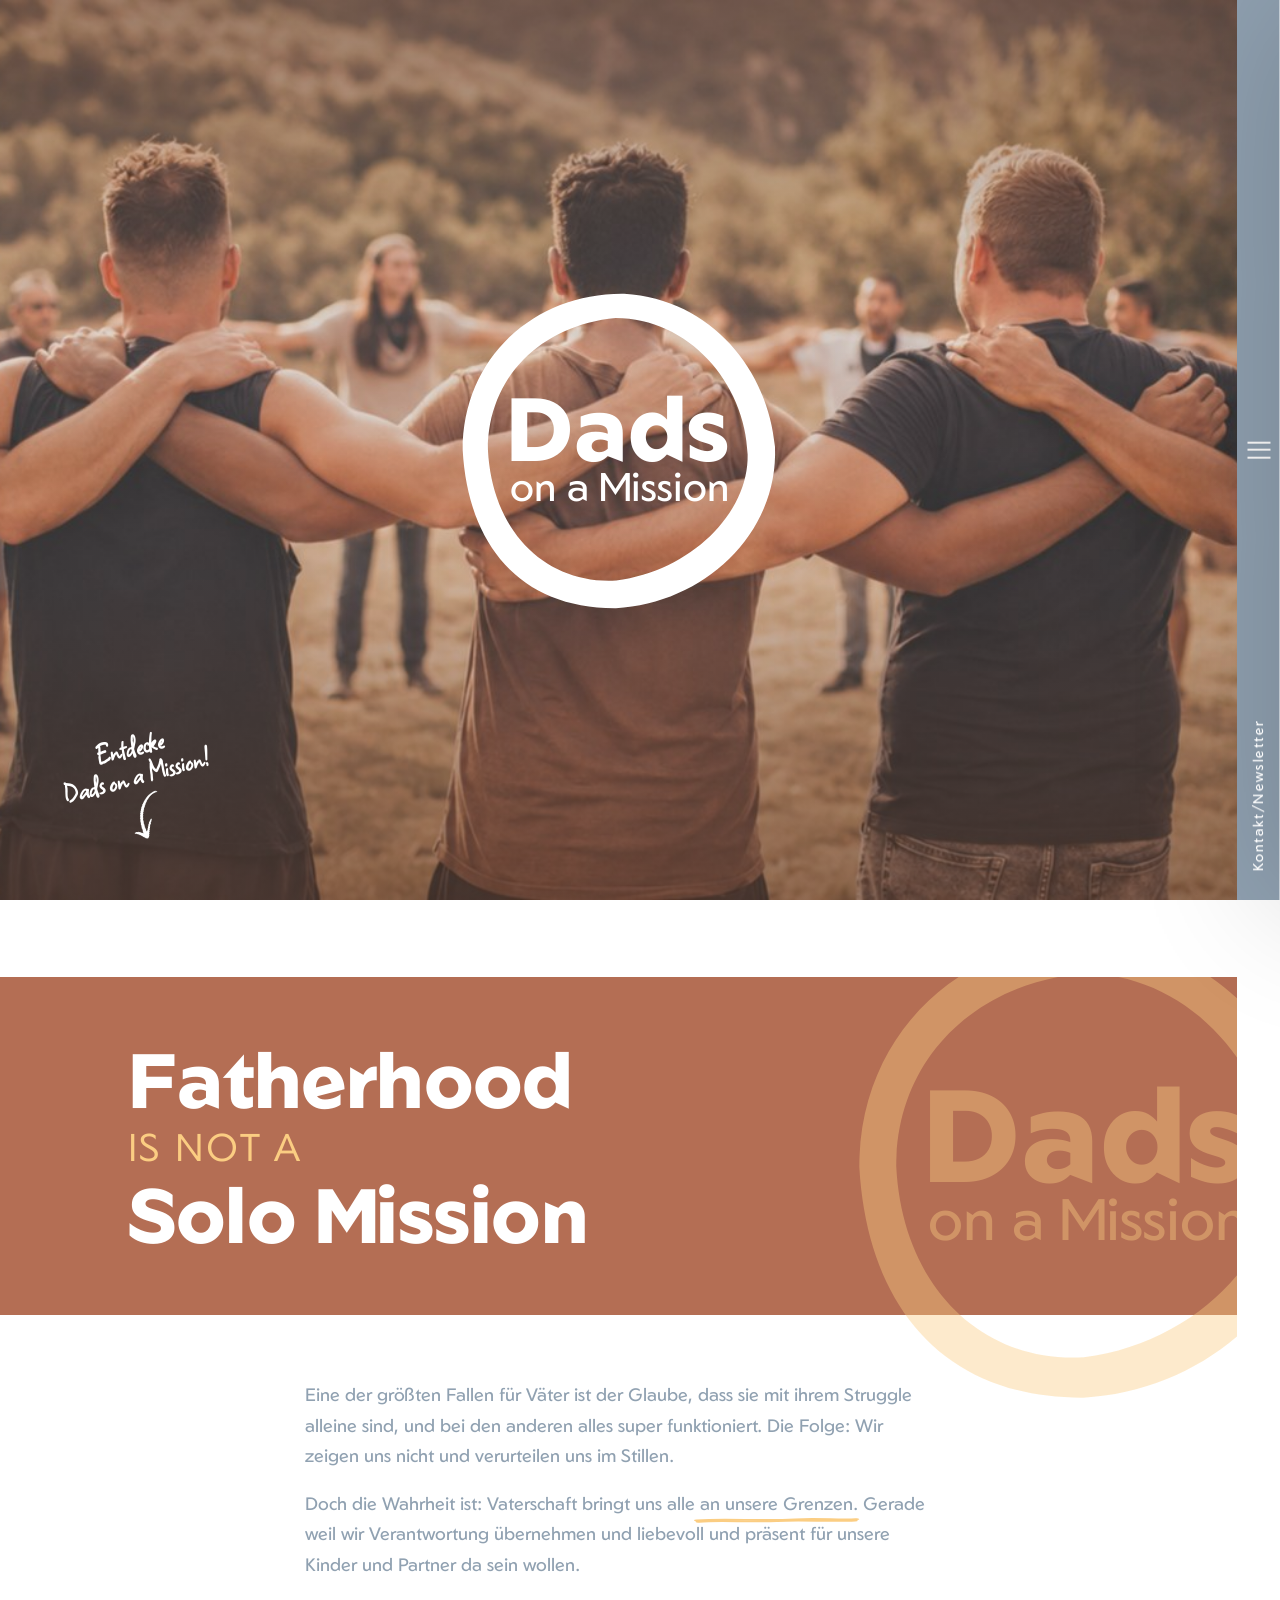
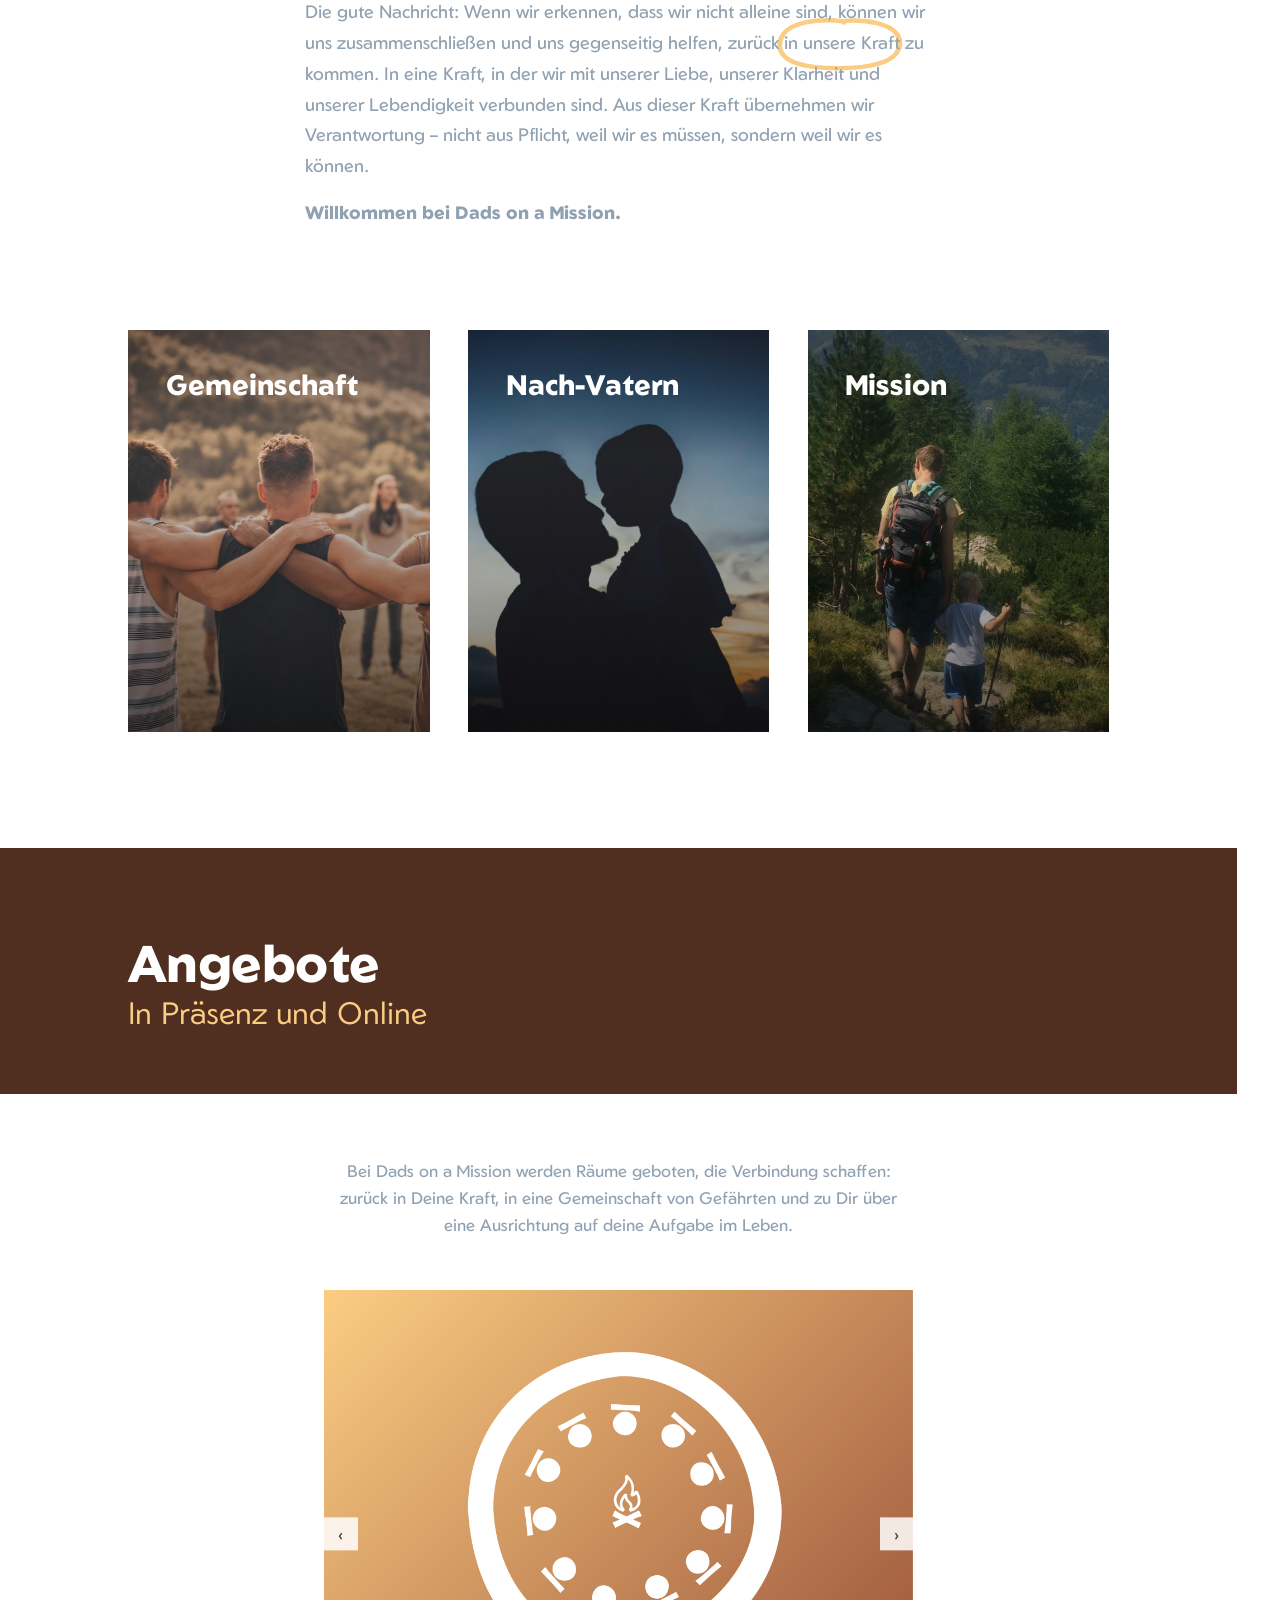
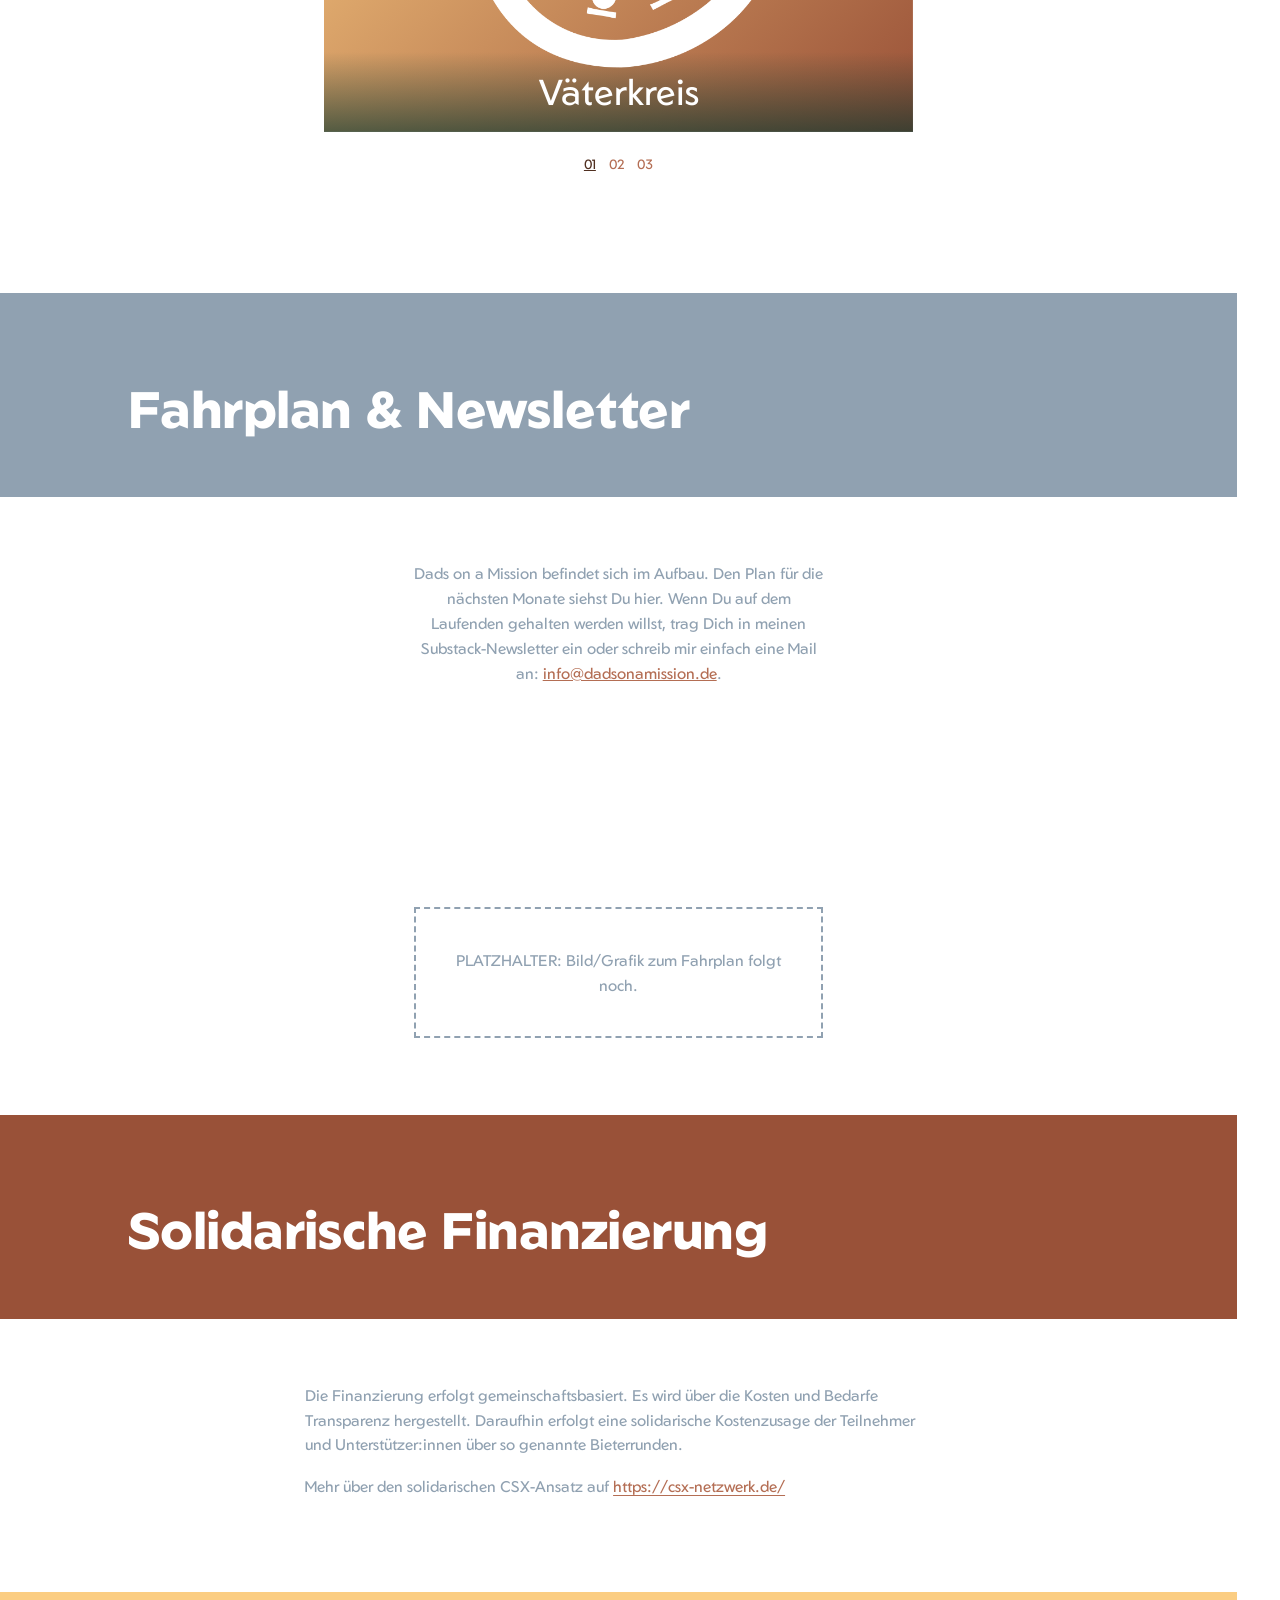
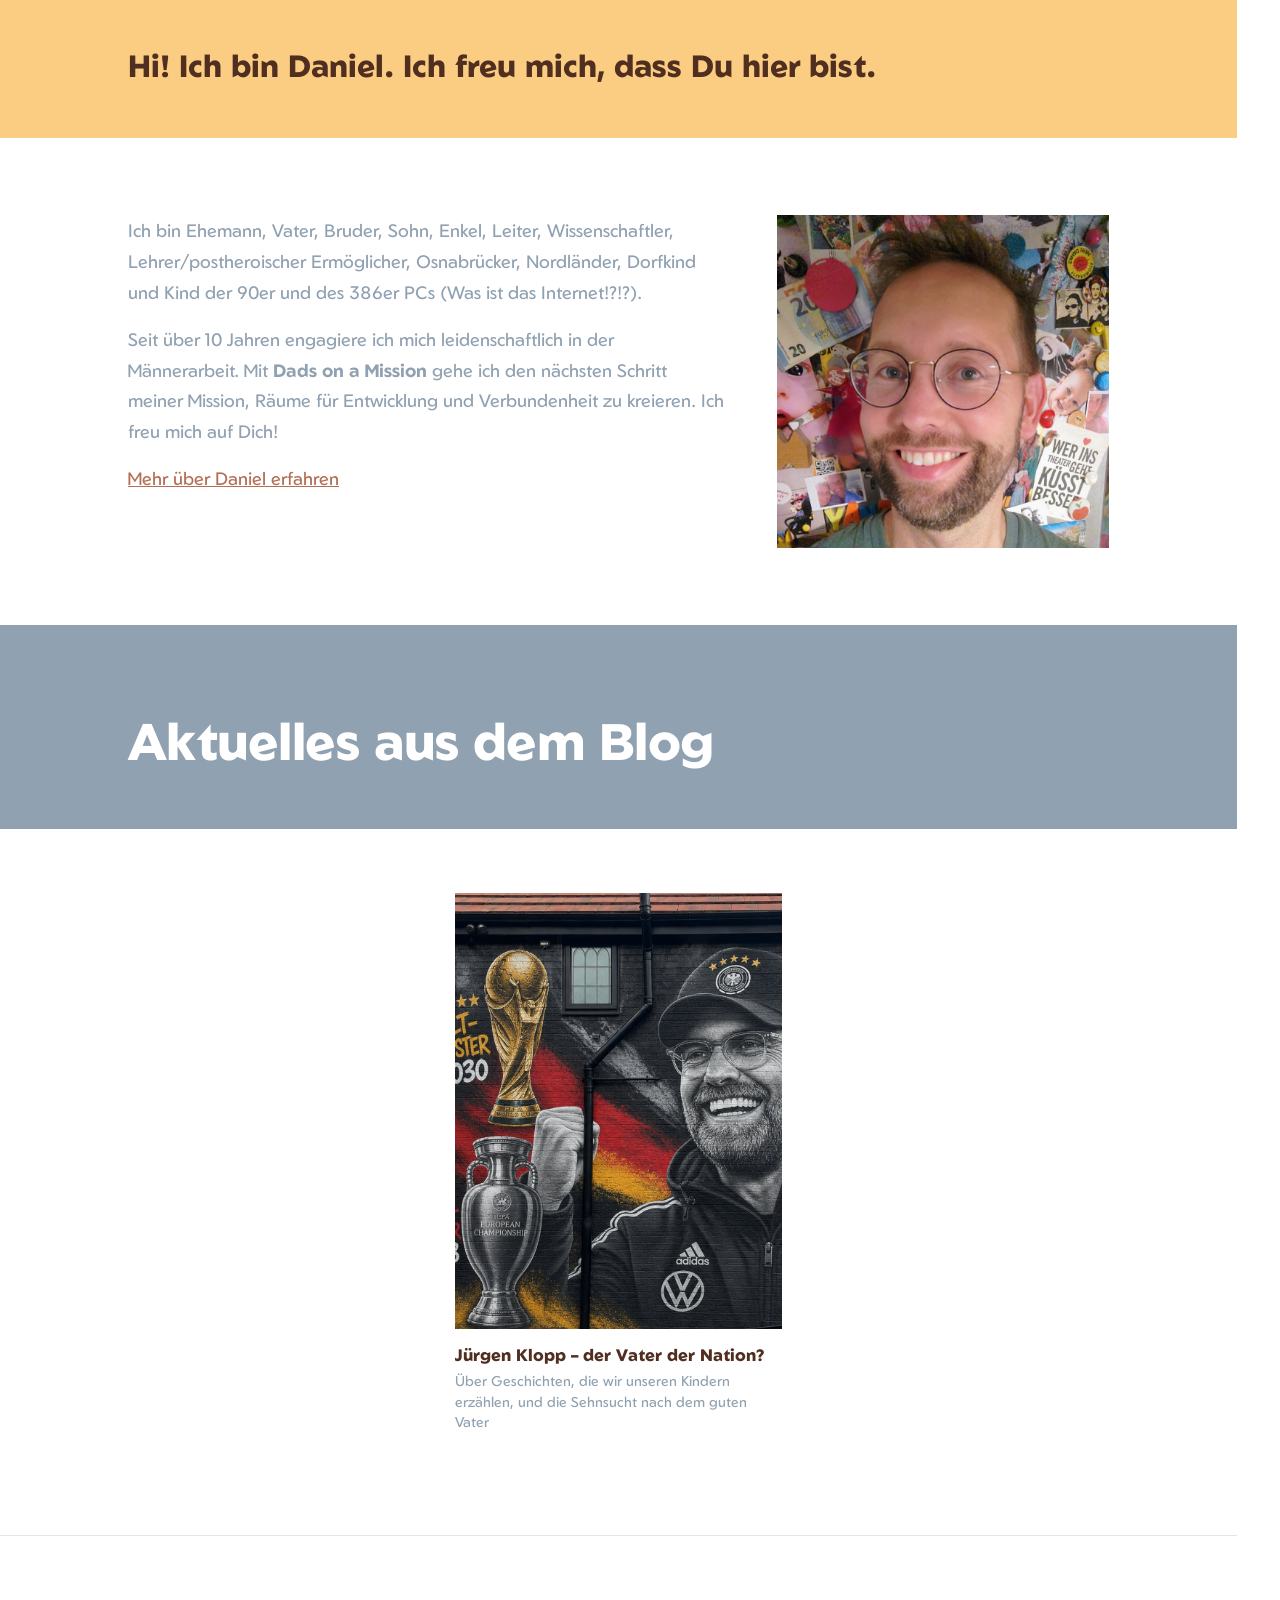
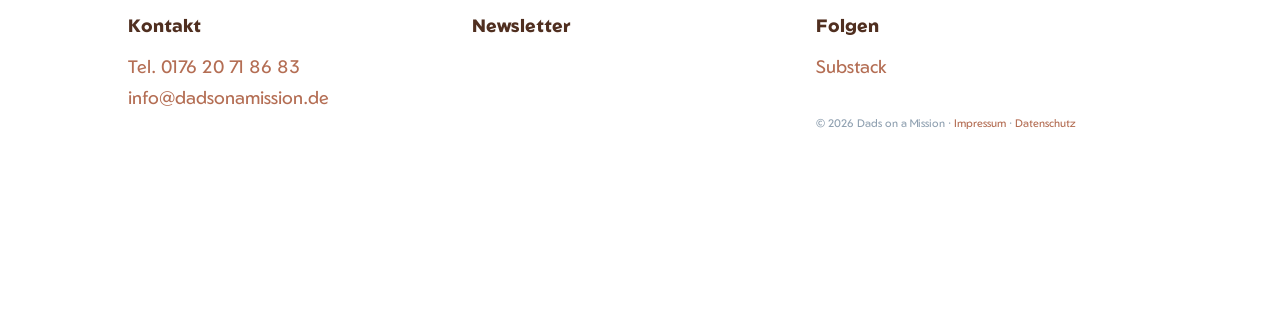
<file: index.html>
<!DOCTYPE html>
<html lang="de">
<head>
<meta charset="UTF-8">
<meta name="viewport" content="width=device-width, initial-scale=1.0">
<link rel="icon" type="image/x-icon" href="favicon.ico">
<link rel="icon" type="image/png" sizes="32x32" href="favicon-32x32.png">
<link rel="icon" type="image/png" sizes="16x16" href="favicon-16x16.png">
<link rel="apple-touch-icon" sizes="180x180" href="apple-touch-icon.png">
<title>Dads on a Mission — Startseite</title>
<meta name="description" content="Dads on a Mission — eine Gemeinschaft von Vätern, Onkels und Großvätern, die Kinder gut in die Welt bringen will.">
<!-- Schriftart "Geom" (https://fonts.google.com/specimen/Geom) für Überschriften
     und Fließtext. HINWEIS: Dieser Embed-Code konnte in der Entwicklungsumgebung
     nicht live gegen fonts.googleapis.com getestet werden (Netzwerk-Whitelist).
     Bitte bei Bedarf über den "Get font"-Dialog auf der Google-Fonts-Seite
     verifizieren bzw. die tatsächlich benötigten Schnittstärken anpassen. -->
<link rel="preconnect" href="https://fonts.googleapis.com">
<link rel="preconnect" href="https://fonts.gstatic.com" crossorigin>
<link href="https://fonts.googleapis.com/css2?family=Geom:wght@300;400;600;700;800&family=Square+Peg&display=swap" rel="stylesheet">
<link rel="stylesheet" href="style.css">
</head>
<body class="startseite">

<!-- ==========================================================================
     HINWEIS: Diese Seite nutzt einen fixen Rand-Header, ein Fullscreen-Menü,
     ein fixes Hero-Foto mit ausgestanztem Logo-Ausschnitt, ein scroll-
     gesteuertes Eck-Logo und eine Parallax-Bildsektion, gefüllt mit der
     Marke "Dads on a Mission" (Logo + Schriftart Geom sind bereits
     eingebunden). Es fehlen noch eigene Fotos sowie Detailtexte (Adresse,
     Angebote, Journal-Beiträge) — alle diese Stellen sind mit
     "PLATZHALTER" markiert.
     ========================================================================== -->

  <!-- ================= HEADER: fixe Spalte rechts + Fullscreen-Menü ================= -->
  <header id="header">
    <div class="inside">
      <!-- Nur auf Mobil sichtbar (siehe Handy-Mockup): persistenter
           "Startseite"-Schnellzugriff links in der unteren Leiste,
           neben Kontakt (rechts) und Burger (mittig). -->
      <a href="index.html" class="mobile-home-link">Startseite</a>

      <div class="burger" id="burgerBtn" role="button" tabindex="0" aria-label="Menü öffnen" aria-expanded="false">
        <span class="line l1"></span>
        <span class="line l2"></span>
        <span class="line l3"></span>
      </div>

      <nav class="bigmenu" id="bigmenu" aria-hidden="true">
        <div class="flexwrapper">
          <div class="nav-side">
            <ul>
              <li><a href="angebote.html"><span class="num">1</span><span class="label">Angebote</span></a></li>
              <li><a href="warum-mission.html"><span class="num">2</span><span class="label">Warum Mission?</span></a></li>
              <li><a href="wie-ich-arbeite.html"><span class="num">3</span><span class="label">Wie ich arbeite.</span></a></li>
              <li><a href="vision-mitmachen.html"><span class="num">4</span><span class="label">Vision &amp; Mitmachen</span></a></li>
              <li><a href="das-bin-ich.html"><span class="num">5</span><span class="label">Das bin ich.</span></a></li>
            </ul>
          </div>
          <div class="link-side">
            <div class="box top"><a href="https://danielgoldmann.substack.com/" target="_blank" rel="noopener">Blog</a></div>
            <div class="box bottom">
              <a href="index.html" aria-label="Zur Startseite" class="menu-logo-link">
                <svg viewBox="0 0 210 210" aria-hidden="true" xmlns="http://www.w3.org/2000/svg"><path style="fill:#ffffff;fill-opacity:1;stroke-width:0.264583" d="M 108.29781,6.4218302 C 52.695097,5.673423 6.3625908,45.864101 6.3626421,105.2086 9.7301823,164.92728 42.592305,205.20875 103.05933,204.83452 157.9137,201.84116 205.67874,158.56626 203.43361,102.96353 199.31771,55.59271 163.90054,9.7893706 108.29781,6.4218302 Z m -5.378,15.2094068 c 45.56339,7.2e-5 81.75144,40.678257 83.24822,86.241643 0.74829,37.3315 -36.18812,73.51955 -82.87404,79.50645 -43.6925,2.61918 -78.383849,-30.20128 -81.003162,-82.49987 6.8e-5,-45.563388 33.194708,-78.758028 80.628982,-83.248223 z" /><text style="font-size:56.4444px;fill:#ffffff" x="33.477898" y="111.69743"><tspan style="font-weight:800;font-family:'Geom', sans-serif;fill:#ffffff" x="33.477898" y="111.69743">Dads</tspan></text><text style="font-size:25.2236px;fill:#ffffff" x="36.118958" y="136.92235"><tspan style="font-weight:400;font-family:'Geom', sans-serif;fill:#ffffff" x="36.118958" y="136.92235">on a Mission</tspan></text></svg>
              </a>
            </div>
          </div>
        </div>
      </nav>
    </div>
  </header>

  <!-- ================= KONTAKT-AUSKLAPPER (unabhängig vom Hauptmenü) ================= -->
  <div class="contact-tab" id="contactTab" role="button" tabindex="0">Kontakt/Newsletter</div>
  <aside id="contactSidebar" aria-hidden="true">
    <div class="contact-logo-mark" aria-hidden="true">
      <svg viewBox="0 0 210 210" xmlns="http://www.w3.org/2000/svg"><path d="M 148.70896,-16.777165 C 93.10625,-17.525572 46.773743,22.665106 46.773795,82.009605 c 3.36754,59.718675 36.229663,100.000145 96.696685,99.625915 54.85437,-2.99336 102.61941,-46.26826 100.37428,-101.870985 -4.1159,-47.37082 -39.53307,-93.174159 -95.1358,-96.5417 z m -5.378,15.209407 c 45.56339,7.2e-5 81.75144,40.678257 83.24822,86.241643 0.74829,37.331495 -36.18812,73.519545 -82.87404,79.506445 -43.6925,2.61918 -78.383846,-30.20128 -81.003159,-82.499865 6.8e-5,-45.563388 33.194708,-78.758028 80.628979,-83.248223 z" /><text style="font-size:56.4444px" x="73.889053" y="88.498436"><tspan style="font-weight:800;font-family:'Geom', sans-serif" x="73.889053" y="88.498436">Dads</tspan></text><text style="font-size:25.2236px" x="76.530113" y="113.72335"><tspan style="font-weight:400;font-family:'Geom', sans-serif" x="76.530113" y="113.72335">on a Mission</tspan></text></svg>
    </div>
    <div class="close" id="contactClose" role="button" tabindex="0" aria-label="Kontakt schließen">&times;</div>
    <div class="contact-panel-inner">
      <div class="contact-panel-top">
        <p class="contact-address">Daniel Goldmann</p>
        <div class="contact-details-col2">
          <a href="tel:+4917620718683">Tel. 0176 20 71 86 83</a>
          <a href="mailto:info@dadsonamission.de">info@dadsonamission.de</a>
        </div>
      </div>
      <p class="contact-newsletter-intro">Erhalte neueste Infos sowohl zu den<br>Online- als auch Präsenz-Angeboten von<br><em>Dads on a Mission</em> per Mail:</p>
      <div class="newsletter-embed contact-newsletter-embed">
        <div class="newsletter-embed-crop">
          <iframe src="https://danielgoldmann.substack.com/embed?transparent=1" height="320" style="border: 0; background: transparent" frameborder="0" scrolling="no" title="Newsletter-Anmeldung von Dads on a Mission"></iframe>
        </div>
      </div>
      <p class="contact-legal"><a href="impressum.html">Impressum</a> &middot; <a href="datenschutz.html">Datenschutz</a></p>
    </div>
  </aside>

  <!-- ================= HERO: fix positioniert, bleibt beim Scrollen stehen ================= -->
  <div id="video">
    <div class="hero-source"></div>
    <div class="hero-overlay"></div>

    <!-- Logo über dem Hero-Foto: Ring weiß, Schriftzug "Dads on a Mission"
         in Cadet Gray (#90A1B1). Bleibt fix stehen (kein Scroll-Weg-Effekt). -->
    <div class="mask-logo" id="maskLogo">
      <svg viewBox="0 0 210 210" aria-hidden="true" xmlns="http://www.w3.org/2000/svg"><path style="fill:#ffffff;fill-opacity:1;stroke-width:0.264583" d="M 108.29781,6.4218302 C 52.695097,5.673423 6.3625908,45.864101 6.3626421,105.2086 9.7301823,164.92728 42.592305,205.20875 103.05933,204.83452 157.9137,201.84116 205.67874,158.56626 203.43361,102.96353 199.31771,55.59271 163.90054,9.7893706 108.29781,6.4218302 Z m -5.378,15.2094068 c 45.56339,7.2e-5 81.75144,40.678257 83.24822,86.241643 0.74829,37.3315 -36.18812,73.51955 -82.87404,79.50645 -43.6925,2.61918 -78.383849,-30.20128 -81.003162,-82.49987 6.8e-5,-45.563388 33.194708,-78.758028 80.628982,-83.248223 z" /><text style="font-size:56.4444px;fill:#ffffff" x="33.477898" y="111.69743"><tspan style="font-weight:800;font-family:'Geom', sans-serif;fill:#ffffff" x="33.477898" y="111.69743">Dads</tspan></text><text style="font-size:25.2236px;fill:#ffffff" x="36.118958" y="136.92235"><tspan style="font-weight:400;font-family:'Geom', sans-serif;fill:#ffffff" x="36.118958" y="136.92235">on a Mission</tspan></text></svg>
    </div>

    <a class="scrollcue" href="#start" id="scrollCue">
      <span class="scrollcue-text">Entdecke<br>Dads on a Mission!</span>
      <img class="scrollcue-arrow" src="assets/scroll-arrow.png" alt="" aria-hidden="true">
    </a>
  </div>

  <!-- ================= CONTAINER: gesamter scrollender Inhalt ================= -->
  <main id="container">

    <!-- START: kurze transparente Übergangszone über dem fixen Hero-Foto.
         Enthält das Eck-Logo (bleibt hier aus technischen Gründen: .pitch
         hat einen eigenen z-index, ein dort verschachteltes fixiertes
         Logo würde hinter späteren gleichrangigen Abschnitten verschwinden).
         Der Scroll-Trigger fürs Fixieren/Farbwechsel bezieht sich aber auf
         die folgende Pitch-Sektion, nicht auf diese Zone hier — siehe
         script.js. -->
    <section id="start">
      <div class="corner-logo" id="cornerLogo">
        <a href="#" aria-label="Zur Startseite" class="corner-logo-link"><svg viewBox="0 0 210 210" aria-hidden="true" xmlns="http://www.w3.org/2000/svg"><path id="path9" style="fill:currentColor;fill-opacity:1;stroke-width:0.264583" d="M 108.29781,6.4218302 C 52.695097,5.673423 6.3625908,45.864101 6.3626421,105.2086 9.7301823,164.92728 42.592305,205.20875 103.05933,204.83452 157.9137,201.84116 205.67874,158.56626 203.43361,102.96353 199.31771,55.59271 163.90054,9.7893706 108.29781,6.4218302 Z m -5.378,15.2094068 c 45.56339,7.2e-5 81.75144,40.678257 83.24822,86.241643 0.74829,37.3315 -36.18812,73.51955 -82.87404,79.50645 -43.6925,2.61918 -78.383849,-30.20128 -81.003162,-82.49987 6.8e-5,-45.563388 33.194708,-78.758028 80.628982,-83.248223 z" /><text style="font-size:56.4444px;fill:currentColor" x="33.477898" y="111.69743"><tspan style="font-weight:800;font-family:'Geom', sans-serif;fill:currentColor" x="33.477898" y="111.69743">Dads</tspan></text><text style="font-size:25.2236px;fill:currentColor" x="36.118958" y="136.92235"><tspan style="font-weight:400;font-family:'Geom', sans-serif;fill:currentColor" x="36.118958" y="136.92235">on a Mission</tspan></text></svg></a>
      </div>
    </section>

    <!-- MISSION-PITCH: erste farbige Fläche der Seite — große Statement-
         Typografie auf Santa-Fe-Fläche ("Fatherhood is not a Solo
         Mission"), darunter zweispaltig ein fließender Erzähltext (kein
         Zitat mehr, kein Kästchen): links die persönliche Geschichte, die
         nach "...in die Welt zu bringen." in die rechte Spalte mit dem
         Angebots-Text, der Liste, einem Hinweissatz und den Buttons
         übergeht. Das Eck-Logo (oben in #start) fixiert sich erst,
         sobald diese Fläche bereits sichtbar ist, bleibt weiß bis zum
         Ende dieser Fläche und wechselt erst auf dem folgenden weißen
         Untergrund (.gold-section) die Farbe. -->
    <section class="pitch" id="mission">
      <div class="pitch-heading-band" id="pitchHeadingBand">
        <div class="pitch-logo-mark" aria-hidden="true">
          <svg viewBox="0 0 210 210" xmlns="http://www.w3.org/2000/svg"><path d="M 148.70896,-16.777165 C 93.10625,-17.525572 46.773743,22.665106 46.773795,82.009605 c 3.36754,59.718675 36.229663,100.000145 96.696685,99.625915 54.85437,-2.99336 102.61941,-46.26826 100.37428,-101.870985 -4.1159,-47.37082 -39.53307,-93.174159 -95.1358,-96.5417 z m -5.378,15.209407 c 45.56339,7.2e-5 81.75144,40.678257 83.24822,86.241643 0.74829,37.331495 -36.18812,73.519545 -82.87404,79.506445 -43.6925,2.61918 -78.383846,-30.20128 -81.003159,-82.499865 6.8e-5,-45.563388 33.194708,-78.758028 80.628979,-83.248223 z" /><text style="font-size:56.4444px" x="73.889053" y="88.498436"><tspan style="font-weight:800;font-family:'Geom', sans-serif" x="73.889053" y="88.498436">Dads</tspan></text><text style="font-size:25.2236px" x="76.530113" y="113.72335"><tspan style="font-weight:400;font-family:'Geom', sans-serif" x="76.530113" y="113.72335">on a Mission</tspan></text></svg>
        </div>
        <h2 class="pitch-heading">
          <span class="pitch-line1">Fatherhood</span>
          <span class="pitch-line2">is not a</span>
          <span class="pitch-line3">Solo Mission</span>
        </h2>
      </div>
      <div class="pitch-content">
        <div class="pitch-story">
          <p>Eine der größten Fallen für Väter ist der Glaube, dass sie mit ihrem Struggle alleine sind, und bei den anderen alles super funktioniert. Die Folge: Wir zeigen uns nicht und verurteilen uns im Stillen.</p>
          <p>Doch die Wahrheit ist: Vaterschaft bringt uns alle <span class="highlight-underline" data-highlight>an unsere Grenzen<svg class="highlight-svg" viewBox="0 0 220 24" preserveAspectRatio="none" aria-hidden="true"><path class="highlight-stroke-forth" d="M4,14 C45,6 90,18 135,10 C165,4 195,14 216,9" /><path class="highlight-stroke-back" d="M214,15 C180,20 140,10 110,17 C70,22 35,12 6,20" /></svg></span>. Gerade weil wir Verantwortung übernehmen und liebevoll und präsent für unsere Kinder und Partner da sein wollen.</p>
          <p>Die gute Nachricht: Wenn wir erkennen, dass wir nicht alleine sind, können wir uns zusammenschließen und uns gegenseitig helfen, zurück <span class="highlight-circle" data-highlight>in unsere Kraft<svg class="highlight-svg" viewBox="0 0 220 90" preserveAspectRatio="none" aria-hidden="true"><path d="M112,8 C70,2 25,10 12,32 C0,52 6,72 30,83 C65,98 145,97 180,82 C205,71 213,48 200,30 C188,14 155,4 115,7 C113,7 111,9 113,10" /></svg></span> zu kommen. In eine Kraft, in der wir mit unserer Liebe, unserer Klarheit und unserer Lebendigkeit verbunden sind. Aus dieser Kraft übernehmen wir Verantwortung – nicht aus Pflicht, weil wir es müssen, sondern weil wir es können.</p>
          <p class="pitch-cta">Willkommen bei Dads on a Mission.</p>
        </div>
      </div>
    </section>

    <!-- GEMEINSCHAFT / NACH-VATERN / MISSION — drei Teaser-Karten gemäß
         der gelieferten PPTX-Vorlage ("Karten.pptx"). Jede Karte zeigt im
         Ausgangszustand einen farbigen Verlauf (pro Karte unterschiedlich)
         mit nur der weißen Überschrift; beim Hover wechselt die Fläche zu
         Weißlich, die Überschrift wird Cadet Gray, und der Reflexionstext
         plus eine kursive Kurz-Tagline (Dark Leather, rechtsbündig unten)
         blenden ein. Alle drei sind Links zur jeweiligen Unterseite. Die
         Silhouetten sind PNGs (assets/silhouette-*.png, mit Transparenz)
         statt SVG — externe SVGs hatten in Firefox nach Server-Upload
         Darstellungsprobleme (vermutlich serverseitiger MIME-Type), die
         auch mit Base64-Einbettung nicht zuverlässig behoben werden
         konnten; PNG ist als Format eindeutiger unterstützt. Die
         Original-SVG-Quelldateien bleiben zusätzlich im assets-Ordner
         erhalten. -->
    <section class="cards-section">
      <a class="info-card info-card--gemeinschaft" href="vision-mitmachen.html">
        <img class="info-card-photo" src="assets/card-gemeinschaft.jpg" alt="Gruppe von Männern mit den Armen umeinander">
        <div class="info-card-scrim"></div>
        <h2>Gemeinschaft</h2>
        <div class="info-card-reveal">
          <p>Viele Väter glauben, ein guter Vater trägt alles allein. Doch genau dieser Glaube hält viele von uns davon ab, die Väter zu sein, die wir sein möchten.</p>
          <p class="info-card-tagline">[Warum Gemeinschaft<br>für Väter wichtig ist]</p>
        </div>
      </a>
      <a class="info-card info-card--nachvatern" href="wie-ich-arbeite.html">
        <img class="info-card-photo" src="assets/card-nachvatern.jpg" alt="Silhouette von Vater und Kind bei Sonnenuntergang">
        <div class="info-card-scrim"></div>
        <h2>Nach-Vatern</h2>
        <div class="info-card-reveal">
          <p>Der Alltag als Vater bringt uns an unsere Grenzen. Um immer wieder in unsere Kraft und Liebe zurückzukehren, hilft es, uns selbst als guter Vater zu begegnen: Mit Klarheit und Verantwortlichkeit wie auch mit Güte, Verständnis und Liebe. Diesen Weg nenne ich Nach-Vatern.</p>
          <p class="info-card-tagline">[Was Nach-Vatern bedeutet]</p>
        </div>
      </a>
      <a class="info-card info-card--mission" href="warum-mission.html">
        <img class="info-card-photo" src="assets/card-mission.jpg" alt="Vater und Sohn beim Wandern in den Bergen">
        <div class="info-card-scrim"></div>
        <h2>Mission</h2>
        <div class="info-card-reveal">
          <p>Wenn wir in unserer Kraft und Liebe sind, folgen wir - ob wir davon wissen oder nicht - einer Mission. Eine Aufgabe, bei der wir etwas in die Welt bringen. Indem wir diese Mission leben, ziehen wir unsere Kinder mit in die Welt.</p>
          <p class="info-card-tagline">[Warum eine Mission<br>für Väter wichtig ist]</p>
        </div>
      </a>
    </section>

    <!-- ANGEBOTE: Slider mit Programmpunkten/Angeboten. Aufbau wie die
         beiden vorherigen Abschnitte: farbiges Header-Band (hier Dark
         Leather statt Santa-Fe/Grau) mit Hauptüberschrift in Weiß und
         Unterüberschrift in Cream. Bricht per negativem Margin aus dem
         Padding von .section aus, um trotzdem volle Breite zu erreichen. -->
    <section id="angebote" class="section">
      <div class="angebote-heading-band">
        <h2 class="angebote-heading-band-title">
          <span class="angebote-heading-main">Angebote</span>
          <span class="angebote-heading-sub">In Präsenz und Online</span>
        </h2>
      </div>

      <p class="angebote-intro">Bei Dads on a Mission werden Räume geboten, die Verbindung schaffen: zurück in Deine Kraft, in eine Gemeinschaft von Gefährten und zu Dir über eine Ausrichtung auf deine Aufgabe im Leben.</p>

      <div class="product-slider" id="productSlider">
        <div class="slides">
          <a class="slide active" data-index="0" href="angebote.html">
            <img class="slide-illustration" src="assets/slide-vaeterkreis.png" alt="">
            <div class="caption">Väterkreis</div>
          </a>
          <a class="slide" data-index="1" href="angebote.html">
            <img class="slide-illustration" src="assets/slide-einzelbegleitung.png" alt="">
            <div class="caption">Einzelbegleitung</div>
          </a>
          <a class="slide" data-index="2" href="angebote.html">
            <img class="slide-illustration" src="assets/slide-missionsworkshop.png" alt="">
            <div class="caption">Missionsworkshop</div>
          </a>
        </div>
        <div class="arrows">
          <button type="button" id="prevSlide" aria-label="Vorheriges Angebot">&lsaquo;</button>
          <button type="button" id="nextSlide" aria-label="Nächstes Angebot">&rsaquo;</button>
        </div>
        <div class="pager" id="sliderPager"></div>
      </div>
    </section>

    <!-- FAHRPLAN & NEWSLETTER: graues Header-Band (wie Nach-Vatern), dann
         kurzer Einführungstext, Platzhalter fürs Fahrplan-Bild (folgt noch
         vom Nutzer), und die Substack-Newsletter-Einbettung (hierher aus
         "Angebote" verschoben, da hier thematisch passender). -->
    <section class="fahrplan-section">
      <div class="fahrplan-heading-band">
        <h2 class="fahrplan-heading-band-title">Fahrplan &amp; Newsletter</h2>
      </div>
      <div class="fahrplan-content">
        <p>Dads on a Mission befindet sich im Aufbau. Den Plan für die nächsten Monate siehst Du hier. Wenn Du auf dem Laufenden gehalten werden willst, trag Dich in meinen Substack-Newsletter ein oder schreib mir einfach eine Mail an: <a href="mailto:info@dadsonamission.de">info@dadsonamission.de</a>.</p>

        <div class="newsletter-embed">
          <div class="newsletter-embed-crop">
            <iframe src="https://danielgoldmann.substack.com/embed?transparent=1" height="320" style="border: 0; background: transparent" frameborder="0" scrolling="no" title="Newsletter-Anmeldung von Dads on a Mission"></iframe>
          </div>
        </div>

        <div class="fahrplan-image-placeholder">
          <p class="subpage-placeholder-note">PLATZHALTER: Bild/Grafik zum Fahrplan folgt noch.</p>
        </div>
      </div>
    </section>

    <!-- FINANZIERUNG: Header-Band (bisherige Santa-Fe-Farbe) + weißer Body,
         im Muster der anderen Sektionen (Nach-Vatern/Angebote/Mission). -->
    <section class="finance-section">
      <div class="finance-heading-band">
        <h2 class="finance-heading-band-title">Solidarische Finanzierung</h2>
      </div>
      <div class="finance-content">
        <p>Die Finanzierung erfolgt gemeinschaftsbasiert. Es wird über die Kosten und Bedarfe Transparenz hergestellt. Daraufhin erfolgt eine solidarische Kostenzusage der Teilnehmer und Unterstützer:innen über so genannte Bieterrunden.</p>
        <p>Mehr über den solidarischen CSX-Ansatz auf <a href="https://csx-netzwerk.de/" target="_blank" rel="noopener">https://csx-netzwerk.de/</a></p>
      </div>
    </section>

    <!-- VORSTELLUNG: "Hi! Ich bin Daniel..." (ohne den grauen Adress-/Impressum-Abschluss) -->
    <section class="daniel-section">
      <div class="daniel-headline">
        <h2>Hi! Ich bin Daniel. Ich freu mich, dass Du hier bist.</h2>
      </div>
      <div class="daniel-content">
        <div class="daniel-text">
          <p>Ich bin Ehemann, Vater, Bruder, Sohn, Enkel, Leiter, Wissenschaftler, Lehrer/postheroischer Ermöglicher, Osnabrücker, Nordländer, Dorfkind und Kind der 90er und des 386er PCs (Was ist das Internet!?!?).</p>
          <p>Seit über 10 Jahren engagiere ich mich leidenschaftlich in der Männerarbeit. Mit <strong>Dads on a Mission</strong> gehe ich den nächsten Schritt meiner Mission, Räume für Entwicklung und Verbundenheit zu kreieren. Ich freu mich auf Dich!</p>
          <p><a href="das-bin-ich.html">Mehr über Daniel erfahren</a></p>
        </div>
        <div class="daniel-photo">
          <img src="assets/daniel-photo.jpg" alt="Porträt von Daniel">
        </div>
      </div>
    </section>

    <!-- AKTUELLES AUS DEM BLOG: Header-Band in Swiss Chocolate, darunter drei
         Bild-/Text-Platzhalter (Hochformat) für spätere Blogartikel-Teaser. -->
    <section class="blog-section">
      <div class="blog-heading-band">
        <h2 class="blog-heading-band-title">Aktuelles aus dem Blog</h2>
      </div>
      <div class="blog-grid blog-grid-single">
        <div class="blog-item">
          <!-- Link folgt noch, daher bewusst noch kein <a>-Wrapper -->
          <div class="blog-item-image">
            <img src="assets/blog-klopp.jpg" alt="Wandgemälde von Jürgen Klopp mit WM- und EM-Pokal">
          </div>
          <p class="blog-item-title">Jürgen Klopp &ndash; der Vater der Nation?</p>
          <p class="blog-item-subtitle">Über Geschichten, die wir unseren Kindern erzählen, und die Sehnsucht nach dem guten Vater</p>
        </div>
      </div>
    </section>

  </main>

  <!-- ================= FOOTER ================= -->
  <footer id="footer" role="contentinfo">
    <div class="inside">
      <div class="column" id="kontakt">
        <h3>Kontakt</h3>
        <p>
          <a href="tel:+4917620718683">Tel. 0176 20 71 86 83</a><br>
          <a href="mailto:info@dadsonamission.de">info@dadsonamission.de</a>
        </p>
      </div>
      <div class="column">
        <h3>Newsletter</h3>
        <div class="newsletter-embed footer-newsletter-embed">
          <div class="newsletter-embed-crop">
            <iframe src="https://danielgoldmann.substack.com/embed?transparent=1" height="320" style="border: 0; background: transparent" frameborder="0" scrolling="no" title="Newsletter-Anmeldung von Dads on a Mission"></iframe>
          </div>
        </div>
      </div>
      <div class="column">
        <h3>Folgen</h3>
        <ul class="socials">
          <li><a href="https://danielgoldmann.substack.com/" target="_blank" rel="noopener">Substack</a></li>
        </ul>
        <p class="fineprint">© 2026 Dads on a Mission · <a href="impressum.html">Impressum</a> · <a href="datenschutz.html">Datenschutz</a></p>
      </div>
    </div>
  </footer>

<script src="script.js"></script>
</body>
</html>
</file>
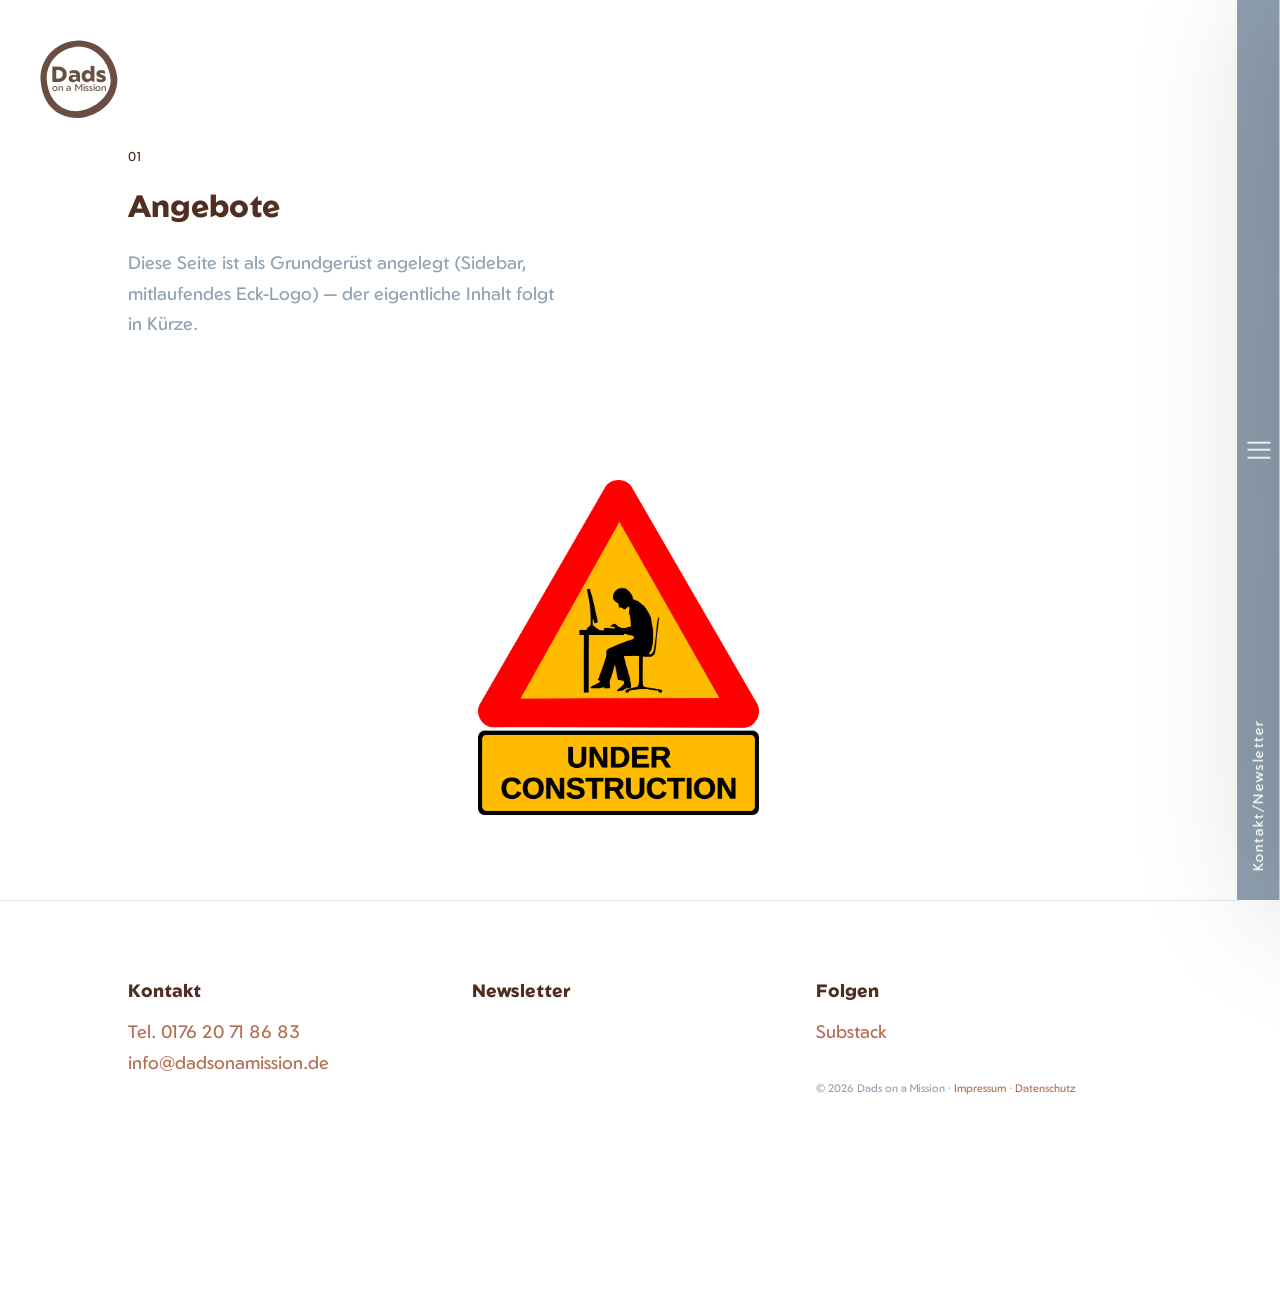
<file: angebote.html>
<!DOCTYPE html>
<html lang="de">
<head>
<meta charset="UTF-8">
<meta name="viewport" content="width=device-width, initial-scale=1.0">
<link rel="icon" type="image/x-icon" href="favicon.ico">
<link rel="icon" type="image/png" sizes="32x32" href="favicon-32x32.png">
<link rel="icon" type="image/png" sizes="16x16" href="favicon-16x16.png">
<link rel="apple-touch-icon" sizes="180x180" href="apple-touch-icon.png">
<title>Angebote — Dads on a Mission</title>
<meta name="description" content="Angebote von Dads on a Mission.">
<link rel="preconnect" href="https://fonts.googleapis.com">
<link rel="preconnect" href="https://fonts.gstatic.com" crossorigin>
<link href="https://fonts.googleapis.com/css2?family=Geom:wght@300;400;600;700;800&display=swap" rel="stylesheet">
<link rel="stylesheet" href="style.css">
</head>
<body class="subpage">
  <!-- ================= HEADER: fixe Spalte rechts + Fullscreen-Menü ================= -->
  <header id="header">
    <div class="inside">
      <!-- Nur auf Mobil sichtbar (siehe Handy-Mockup): persistenter
           "Startseite"-Schnellzugriff links in der unteren Leiste,
           neben Kontakt (rechts) und Burger (mittig). -->
      <a href="index.html" class="mobile-home-link">Startseite</a>

      <div class="burger" id="burgerBtn" role="button" tabindex="0" aria-label="Menü öffnen" aria-expanded="false">
        <span class="line l1"></span>
        <span class="line l2"></span>
        <span class="line l3"></span>
      </div>

      <nav class="bigmenu" id="bigmenu" aria-hidden="true">
        <div class="flexwrapper">
          <div class="nav-side">
            <ul>
              <li><a href="angebote.html"><span class="num">1</span><span class="label">Angebote</span></a></li>
              <li><a href="warum-mission.html"><span class="num">2</span><span class="label">Warum Mission?</span></a></li>
              <li><a href="wie-ich-arbeite.html"><span class="num">3</span><span class="label">Wie ich arbeite.</span></a></li>
              <li><a href="vision-mitmachen.html"><span class="num">4</span><span class="label">Vision &amp; Mitmachen</span></a></li>
              <li><a href="das-bin-ich.html"><span class="num">5</span><span class="label">Das bin ich.</span></a></li>
            </ul>
          </div>
          <div class="link-side">
            <div class="box top"><a href="https://danielgoldmann.substack.com/" target="_blank" rel="noopener">Blog</a></div>
            <div class="box bottom">
              <a href="index.html" aria-label="Zur Startseite" class="menu-logo-link">
                <svg viewBox="0 0 210 210" aria-hidden="true" xmlns="http://www.w3.org/2000/svg"><path style="fill:#ffffff;fill-opacity:1;stroke-width:0.264583" d="M 108.29781,6.4218302 C 52.695097,5.673423 6.3625908,45.864101 6.3626421,105.2086 9.7301823,164.92728 42.592305,205.20875 103.05933,204.83452 157.9137,201.84116 205.67874,158.56626 203.43361,102.96353 199.31771,55.59271 163.90054,9.7893706 108.29781,6.4218302 Z m -5.378,15.2094068 c 45.56339,7.2e-5 81.75144,40.678257 83.24822,86.241643 0.74829,37.3315 -36.18812,73.51955 -82.87404,79.50645 -43.6925,2.61918 -78.383849,-30.20128 -81.003162,-82.49987 6.8e-5,-45.563388 33.194708,-78.758028 80.628982,-83.248223 z" /><text style="font-size:56.4444px;fill:#ffffff" x="33.477898" y="111.69743"><tspan style="font-weight:800;font-family:'Geom', sans-serif;fill:#ffffff" x="33.477898" y="111.69743">Dads</tspan></text><text style="font-size:25.2236px;fill:#ffffff" x="36.118958" y="136.92235"><tspan style="font-weight:400;font-family:'Geom', sans-serif;fill:#ffffff" x="36.118958" y="136.92235">on a Mission</tspan></text></svg>
              </a>
            </div>
          </div>
        </div>
      </nav>
    </div>
  </header>

  <!-- ================= KONTAKT-AUSKLAPPER (unabhängig vom Hauptmenü) ================= -->
  <div class="contact-tab" id="contactTab" role="button" tabindex="0">Kontakt/Newsletter</div>
  <aside id="contactSidebar" aria-hidden="true">
    <div class="contact-logo-mark" aria-hidden="true">
      <svg viewBox="0 0 210 210" xmlns="http://www.w3.org/2000/svg"><path d="M 148.70896,-16.777165 C 93.10625,-17.525572 46.773743,22.665106 46.773795,82.009605 c 3.36754,59.718675 36.229663,100.000145 96.696685,99.625915 54.85437,-2.99336 102.61941,-46.26826 100.37428,-101.870985 -4.1159,-47.37082 -39.53307,-93.174159 -95.1358,-96.5417 z m -5.378,15.209407 c 45.56339,7.2e-5 81.75144,40.678257 83.24822,86.241643 0.74829,37.331495 -36.18812,73.519545 -82.87404,79.506445 -43.6925,2.61918 -78.383846,-30.20128 -81.003159,-82.499865 6.8e-5,-45.563388 33.194708,-78.758028 80.628979,-83.248223 z" /><text style="font-size:56.4444px" x="73.889053" y="88.498436"><tspan style="font-weight:800;font-family:'Geom', sans-serif" x="73.889053" y="88.498436">Dads</tspan></text><text style="font-size:25.2236px" x="76.530113" y="113.72335"><tspan style="font-weight:400;font-family:'Geom', sans-serif" x="76.530113" y="113.72335">on a Mission</tspan></text></svg>
    </div>
    <div class="close" id="contactClose" role="button" tabindex="0" aria-label="Kontakt schließen">&times;</div>
    <div class="contact-panel-inner">
      <div class="contact-panel-top">
        <p class="contact-address">Daniel Goldmann</p>
        <div class="contact-details-col2">
          <a href="tel:+4917620718683">Tel. 0176 20 71 86 83</a>
          <a href="mailto:info@dadsonamission.de">info@dadsonamission.de</a>
        </div>
      </div>
      <p class="contact-newsletter-intro">Erhalte neueste Infos sowohl zu den<br>Online- als auch Präsenz-Angeboten von<br><em>Dads on a Mission</em> per Mail:</p>
      <div class="newsletter-embed contact-newsletter-embed">
        <div class="newsletter-embed-crop">
          <iframe src="https://danielgoldmann.substack.com/embed?transparent=1" height="320" style="border: 0; background: transparent" frameborder="0" scrolling="no" title="Newsletter-Anmeldung von Dads on a Mission"></iframe>
        </div>
      </div>
      <p class="contact-legal"><a href="impressum.html">Impressum</a> &middot; <a href="datenschutz.html">Datenschutz</a></p>
    </div>
  </aside>

  <!-- Eck-Logo: auf Unterseiten dauerhaft fix (kein Hero/Start-Scroll-Trigger nötig) -->
  <div class="corner-logo static-fixed" id="cornerLogo">
    <a href="index.html" aria-label="Zur Startseite" class="corner-logo-link"><svg viewBox="0 0 210 210" aria-hidden="true" xmlns="http://www.w3.org/2000/svg"><path id="path9" style="fill:currentColor;fill-opacity:1;stroke-width:0.264583" d="M 108.29781,6.4218302 C 52.695097,5.673423 6.3625908,45.864101 6.3626421,105.2086 9.7301823,164.92728 42.592305,205.20875 103.05933,204.83452 157.9137,201.84116 205.67874,158.56626 203.43361,102.96353 199.31771,55.59271 163.90054,9.7893706 108.29781,6.4218302 Z m -5.378,15.2094068 c 45.56339,7.2e-5 81.75144,40.678257 83.24822,86.241643 0.74829,37.3315 -36.18812,73.51955 -82.87404,79.50645 -43.6925,2.61918 -78.383849,-30.20128 -81.003162,-82.49987 6.8e-5,-45.563388 33.194708,-78.758028 80.628982,-83.248223 z" /><text style="font-size:56.4444px;fill:currentColor" x="33.477898" y="111.69743"><tspan style="font-weight:800;font-family:'Geom', sans-serif;fill:currentColor" x="33.477898" y="111.69743">Dads</tspan></text><text style="font-size:25.2236px;fill:currentColor" x="36.118958" y="136.92235"><tspan style="font-weight:400;font-family:'Geom', sans-serif;fill:currentColor" x="36.118958" y="136.92235">on a Mission</tspan></text></svg></a>
  </div>

  <main class="subpage-main">
    <section class="subpage-hero">
      <p class="eyebrow">01</p>
      <h1>Angebote</h1>
      <p class="subpage-placeholder-note">Diese Seite ist als Grundgerüst angelegt (Sidebar, mitlaufendes Eck-Logo) — der eigentliche Inhalt folgt in Kürze.</p>
    </section>
    <div class="under-construction">
      <img src="assets/under-construction.png" alt="Illustration: Diese Seite befindet sich noch im Aufbau">
    </div>
  </main>
  <!-- ================= FOOTER ================= -->
  <footer id="footer" role="contentinfo">
    <div class="inside">
      <div class="column" id="kontakt">
        <h3>Kontakt</h3>
        <p>
          <a href="tel:+4917620718683">Tel. 0176 20 71 86 83</a><br>
          <a href="mailto:info@dadsonamission.de">info@dadsonamission.de</a>
        </p>
      </div>
      <div class="column">
        <h3>Newsletter</h3>
        <div class="newsletter-embed footer-newsletter-embed">
          <div class="newsletter-embed-crop">
            <iframe src="https://danielgoldmann.substack.com/embed?transparent=1" height="320" style="border: 0; background: transparent" frameborder="0" scrolling="no" title="Newsletter-Anmeldung von Dads on a Mission"></iframe>
          </div>
        </div>
      </div>
      <div class="column">
        <h3>Folgen</h3>
        <ul class="socials">
          <li><a href="https://danielgoldmann.substack.com/" target="_blank" rel="noopener">Substack</a></li>
        </ul>
        <p class="fineprint">© 2026 Dads on a Mission · <a href="impressum.html">Impressum</a> · <a href="datenschutz.html">Datenschutz</a></p>
      </div>
    </div>
  </footer>
<script src="script.js"></script>
</body>
</html>
</file>
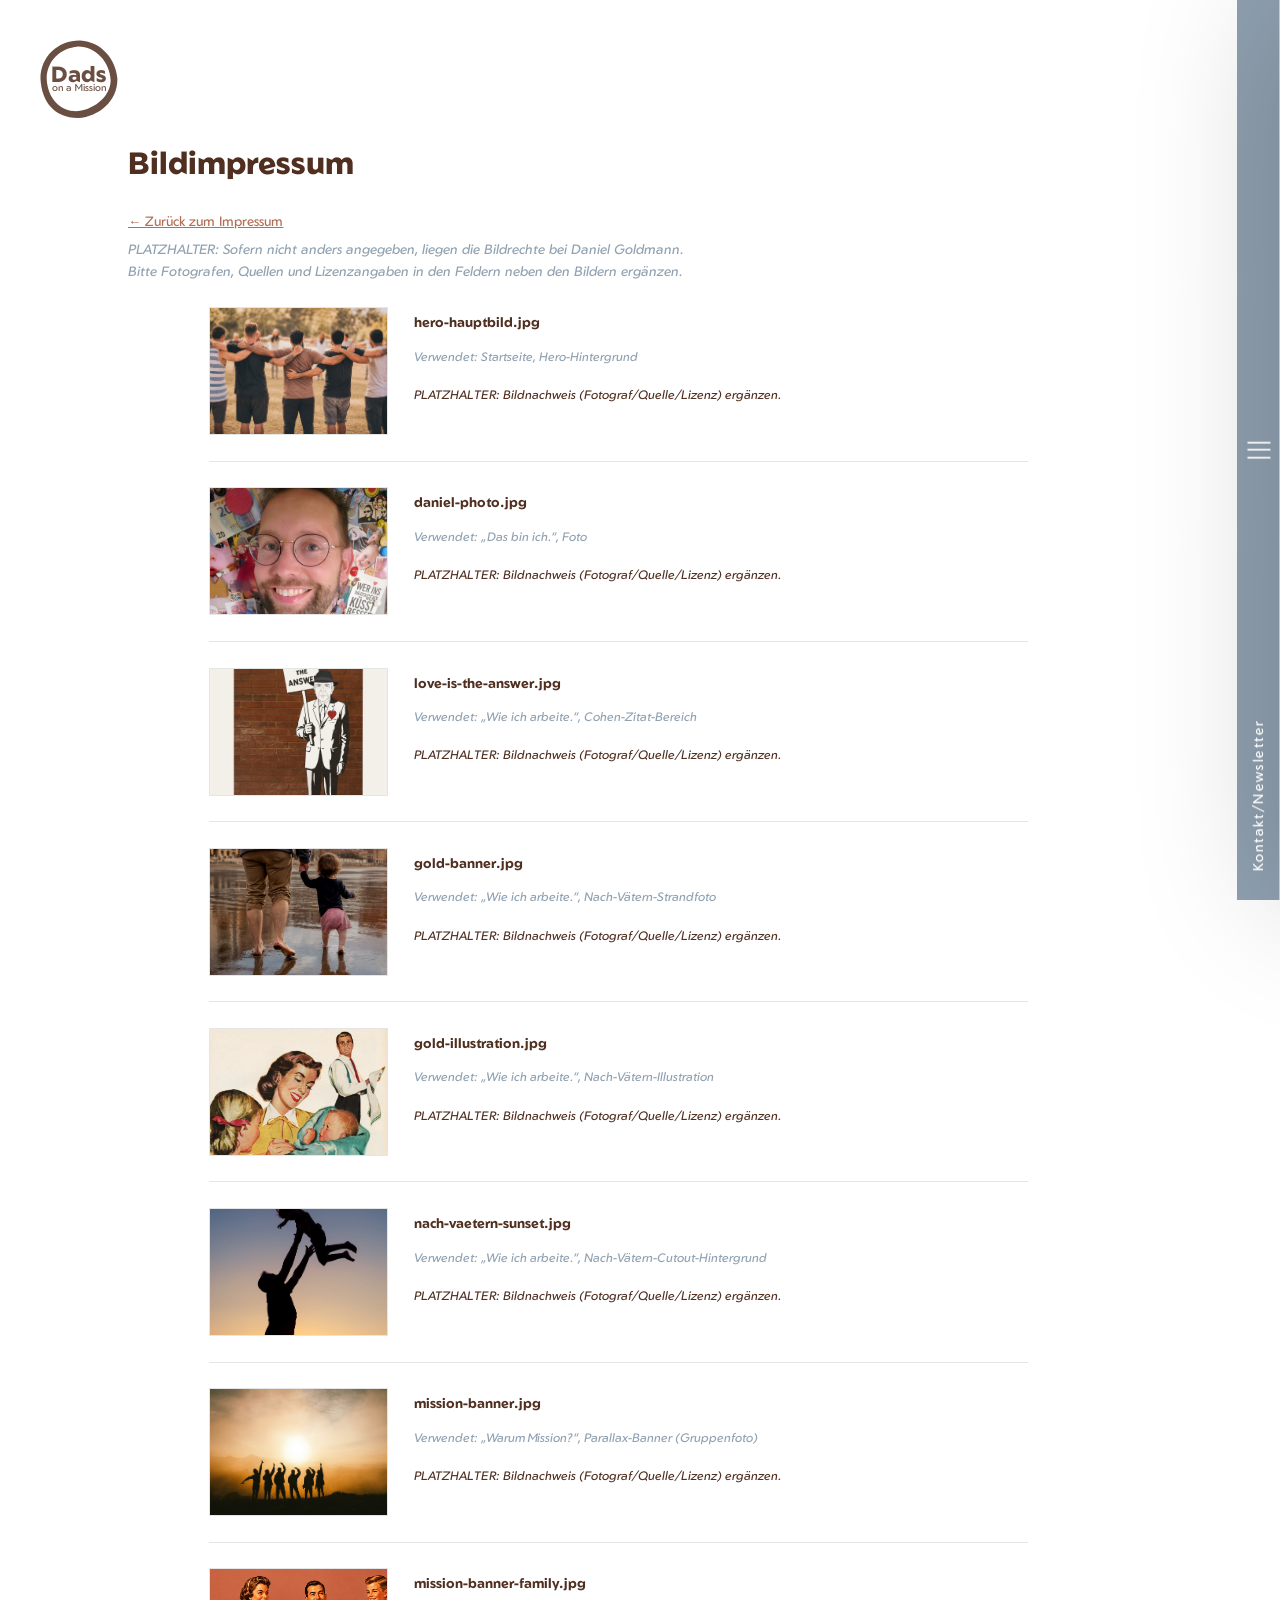
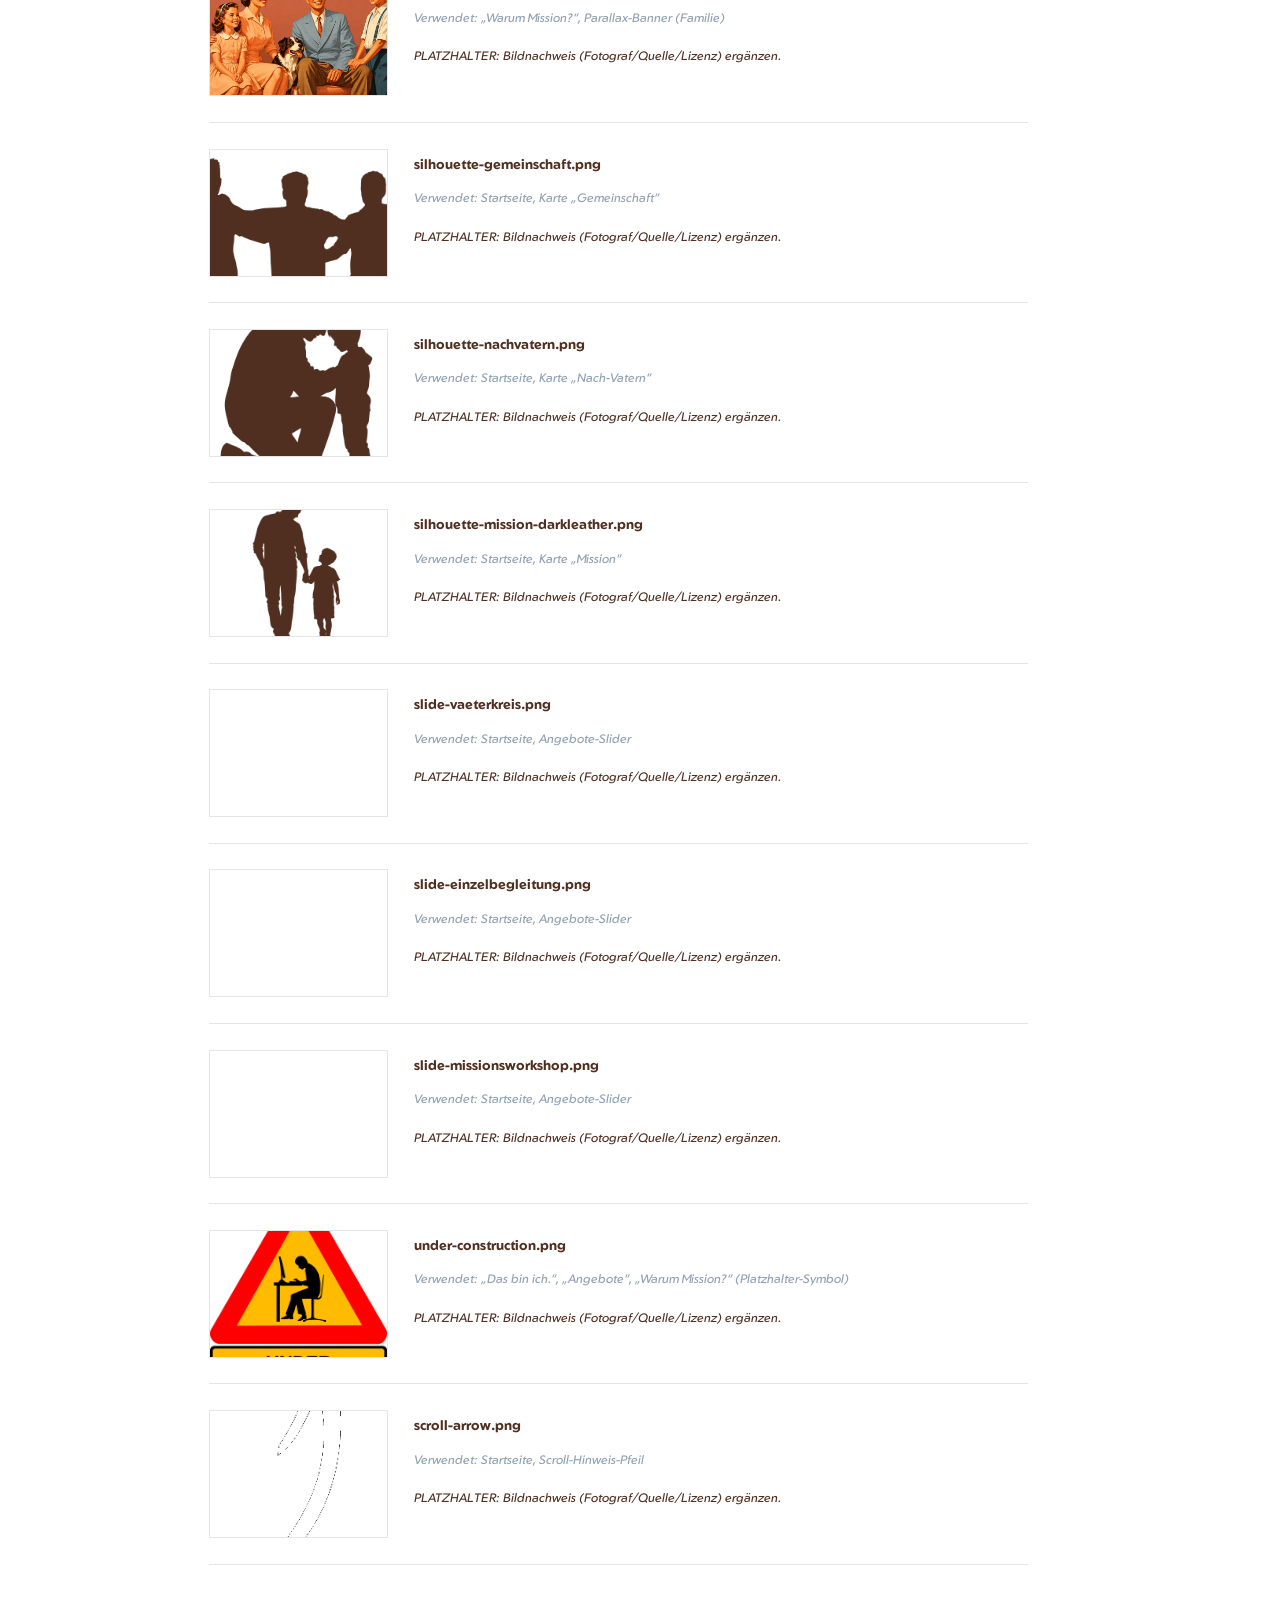
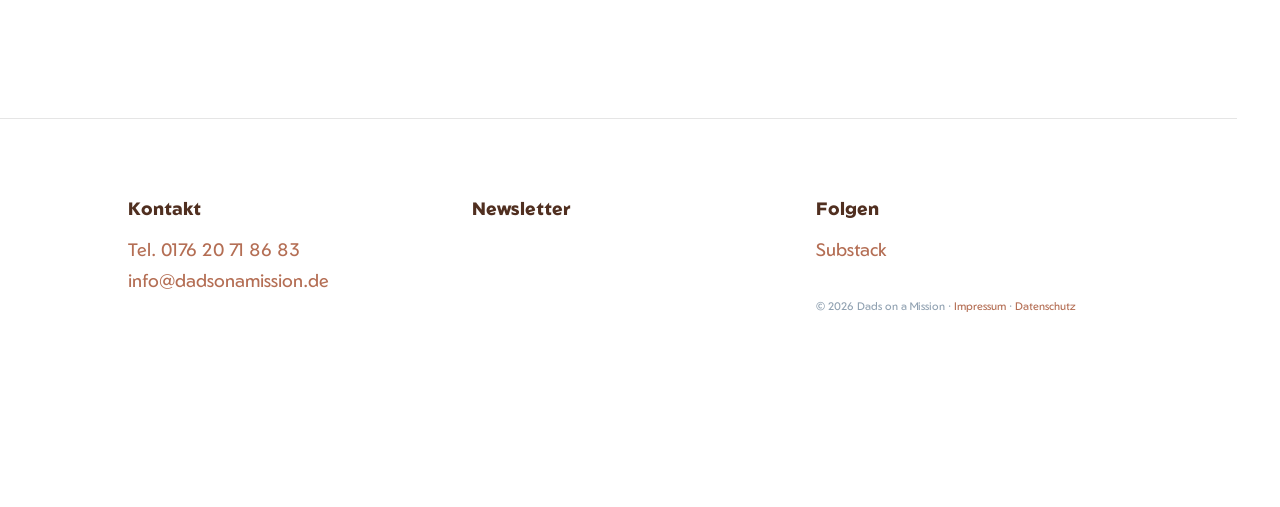
<file: bildimpressum.html>
<!DOCTYPE html>
<html lang="de">
<head>
<meta charset="UTF-8">
<meta name="viewport" content="width=device-width, initial-scale=1.0">
<link rel="icon" type="image/x-icon" href="favicon.ico">
<link rel="icon" type="image/png" sizes="32x32" href="favicon-32x32.png">
<link rel="icon" type="image/png" sizes="16x16" href="favicon-16x16.png">
<link rel="apple-touch-icon" sizes="180x180" href="apple-touch-icon.png">
<title>Bildimpressum — Dads on a Mission</title>
<meta name="description" content="Bildnachweise der auf Dads on a Mission verwendeten Bilder.">
<link rel="preconnect" href="https://fonts.googleapis.com">
<link rel="preconnect" href="https://fonts.gstatic.com" crossorigin>
<link href="https://fonts.googleapis.com/css2?family=Geom:wght@300;400;600;700;800&family=Square+Peg&display=swap" rel="stylesheet">
<link rel="stylesheet" href="style.css">
</head>
<body class="subpage">
  <!-- ================= HEADER: fixe Spalte rechts + Fullscreen-Menü ================= -->
  <header id="header">
    <div class="inside">
      <!-- Nur auf Mobil sichtbar (siehe Handy-Mockup): persistenter
           "Startseite"-Schnellzugriff links in der unteren Leiste,
           neben Kontakt (rechts) und Burger (mittig). -->
      <a href="index.html" class="mobile-home-link">Startseite</a>

      <div class="burger" id="burgerBtn" role="button" tabindex="0" aria-label="Menü öffnen" aria-expanded="false">
        <span class="line l1"></span>
        <span class="line l2"></span>
        <span class="line l3"></span>
      </div>

      <nav class="bigmenu" id="bigmenu" aria-hidden="true">
        <div class="flexwrapper">
          <div class="nav-side">
            <ul>
              <li><a href="angebote.html"><span class="num">1</span><span class="label">Angebote</span></a></li>
              <li><a href="warum-mission.html"><span class="num">2</span><span class="label">Warum Mission?</span></a></li>
              <li><a href="wie-ich-arbeite.html"><span class="num">3</span><span class="label">Wie ich arbeite.</span></a></li>
              <li><a href="vision-mitmachen.html"><span class="num">4</span><span class="label">Vision &amp; Mitmachen</span></a></li>
              <li><a href="das-bin-ich.html"><span class="num">5</span><span class="label">Das bin ich.</span></a></li>
            </ul>
          </div>
          <div class="link-side">
            <div class="box top"><a href="https://danielgoldmann.substack.com/" target="_blank" rel="noopener">Blog</a></div>
            <div class="box bottom">
              <a href="index.html" aria-label="Zur Startseite" class="menu-logo-link">
                <svg viewBox="0 0 210 210" aria-hidden="true" xmlns="http://www.w3.org/2000/svg"><path style="fill:#ffffff;fill-opacity:1;stroke-width:0.264583" d="M 108.29781,6.4218302 C 52.695097,5.673423 6.3625908,45.864101 6.3626421,105.2086 9.7301823,164.92728 42.592305,205.20875 103.05933,204.83452 157.9137,201.84116 205.67874,158.56626 203.43361,102.96353 199.31771,55.59271 163.90054,9.7893706 108.29781,6.4218302 Z m -5.378,15.2094068 c 45.56339,7.2e-5 81.75144,40.678257 83.24822,86.241643 0.74829,37.3315 -36.18812,73.51955 -82.87404,79.50645 -43.6925,2.61918 -78.383849,-30.20128 -81.003162,-82.49987 6.8e-5,-45.563388 33.194708,-78.758028 80.628982,-83.248223 z" /><text style="font-size:56.4444px;fill:#ffffff" x="33.477898" y="111.69743"><tspan style="font-weight:800;font-family:'Geom', sans-serif;fill:#ffffff" x="33.477898" y="111.69743">Dads</tspan></text><text style="font-size:25.2236px;fill:#ffffff" x="36.118958" y="136.92235"><tspan style="font-weight:400;font-family:'Geom', sans-serif;fill:#ffffff" x="36.118958" y="136.92235">on a Mission</tspan></text></svg>
              </a>
            </div>
          </div>
        </div>
      </nav>
    </div>
  </header>

  <!-- ================= KONTAKT-AUSKLAPPER (unabhängig vom Hauptmenü) ================= -->
  <div class="contact-tab" id="contactTab" role="button" tabindex="0">Kontakt/Newsletter</div>
  <aside id="contactSidebar" aria-hidden="true">
    <div class="contact-logo-mark" aria-hidden="true">
      <svg viewBox="0 0 210 210" xmlns="http://www.w3.org/2000/svg"><path d="M 148.70896,-16.777165 C 93.10625,-17.525572 46.773743,22.665106 46.773795,82.009605 c 3.36754,59.718675 36.229663,100.000145 96.696685,99.625915 54.85437,-2.99336 102.61941,-46.26826 100.37428,-101.870985 -4.1159,-47.37082 -39.53307,-93.174159 -95.1358,-96.5417 z m -5.378,15.209407 c 45.56339,7.2e-5 81.75144,40.678257 83.24822,86.241643 0.74829,37.331495 -36.18812,73.519545 -82.87404,79.506445 -43.6925,2.61918 -78.383846,-30.20128 -81.003159,-82.499865 6.8e-5,-45.563388 33.194708,-78.758028 80.628979,-83.248223 z" /><text style="font-size:56.4444px" x="73.889053" y="88.498436"><tspan style="font-weight:800;font-family:'Geom', sans-serif" x="73.889053" y="88.498436">Dads</tspan></text><text style="font-size:25.2236px" x="76.530113" y="113.72335"><tspan style="font-weight:400;font-family:'Geom', sans-serif" x="76.530113" y="113.72335">on a Mission</tspan></text></svg>
    </div>
    <div class="close" id="contactClose" role="button" tabindex="0" aria-label="Kontakt schließen">&times;</div>
    <div class="contact-panel-inner">
      <div class="contact-panel-top">
        <p class="contact-address">Daniel Goldmann</p>
        <div class="contact-details-col2">
          <a href="tel:+4917620718683">Tel. 0176 20 71 86 83</a>
          <a href="mailto:info@dadsonamission.de">info@dadsonamission.de</a>
        </div>
      </div>
      <p class="contact-newsletter-intro">Erhalte neueste Infos sowohl zu den<br>Online- als auch Präsenz-Angeboten von<br><em>Dads on a Mission</em> per Mail:</p>
      <div class="newsletter-embed contact-newsletter-embed">
        <div class="newsletter-embed-crop">
          <iframe src="https://danielgoldmann.substack.com/embed?transparent=1" height="320" style="border: 0; background: transparent" frameborder="0" scrolling="no" title="Newsletter-Anmeldung von Dads on a Mission"></iframe>
        </div>
      </div>
      <p class="contact-legal"><a href="impressum.html">Impressum</a> &middot; <a href="datenschutz.html">Datenschutz</a></p>
    </div>
  </aside>

  <!-- Eck-Logo: auf Unterseiten dauerhaft fix (kein Hero/Start-Scroll-Trigger nötig) -->
  <div class="corner-logo static-fixed" id="cornerLogo">
    <a href="index.html" aria-label="Zur Startseite" class="corner-logo-link"><svg viewBox="0 0 210 210" aria-hidden="true" xmlns="http://www.w3.org/2000/svg"><path id="path9" style="fill:currentColor;fill-opacity:1;stroke-width:0.264583" d="M 108.29781,6.4218302 C 52.695097,5.673423 6.3625908,45.864101 6.3626421,105.2086 9.7301823,164.92728 42.592305,205.20875 103.05933,204.83452 157.9137,201.84116 205.67874,158.56626 203.43361,102.96353 199.31771,55.59271 163.90054,9.7893706 108.29781,6.4218302 Z m -5.378,15.2094068 c 45.56339,7.2e-5 81.75144,40.678257 83.24822,86.241643 0.74829,37.3315 -36.18812,73.51955 -82.87404,79.50645 -43.6925,2.61918 -78.383849,-30.20128 -81.003162,-82.49987 6.8e-5,-45.563388 33.194708,-78.758028 80.628982,-83.248223 z" /><text style="font-size:56.4444px;fill:currentColor" x="33.477898" y="111.69743"><tspan style="font-weight:800;font-family:'Geom', sans-serif;fill:currentColor" x="33.477898" y="111.69743">Dads</tspan></text><text style="font-size:25.2236px;fill:currentColor" x="36.118958" y="136.92235"><tspan style="font-weight:400;font-family:'Geom', sans-serif;fill:currentColor" x="36.118958" y="136.92235">on a Mission</tspan></text></svg></a>
  </div>

  <main class="subpage-main">
    <section class="subpage-hero legal-hero">
      <h1>Bildimpressum</h1>
      <div class="legal-content">
        <p><a href="impressum.html">&larr; Zurück zum Impressum</a></p>
        <p class="legal-placeholder">PLATZHALTER: Sofern nicht anders angegeben, liegen die Bildrechte bei Daniel Goldmann. Bitte Fotografen, Quellen und Lizenzangaben in den Feldern neben den Bildern ergänzen.</p>
      </div>
      <div class="bildimpressum-grid">
        <div class="bildimpressum-item">
          <img src="assets/hero-hauptbild.jpg" alt="" class="bildimpressum-thumb" loading="lazy">
          <div class="bildimpressum-info">
            <p class="bildimpressum-filename">hero-hauptbild.jpg</p>
            <p class="bildimpressum-usage">Verwendet: Startseite, Hero-Hintergrund</p>
            <p class="legal-placeholder">PLATZHALTER: Bildnachweis (Fotograf/Quelle/Lizenz) ergänzen.</p>
          </div>
        </div>
        <div class="bildimpressum-item">
          <img src="assets/daniel-photo.jpg" alt="" class="bildimpressum-thumb" loading="lazy">
          <div class="bildimpressum-info">
            <p class="bildimpressum-filename">daniel-photo.jpg</p>
            <p class="bildimpressum-usage">Verwendet: „Das bin ich.“, Foto</p>
            <p class="legal-placeholder">PLATZHALTER: Bildnachweis (Fotograf/Quelle/Lizenz) ergänzen.</p>
          </div>
        </div>
        <div class="bildimpressum-item">
          <img src="assets/love-is-the-answer.jpg" alt="" class="bildimpressum-thumb" loading="lazy">
          <div class="bildimpressum-info">
            <p class="bildimpressum-filename">love-is-the-answer.jpg</p>
            <p class="bildimpressum-usage">Verwendet: „Wie ich arbeite.“, Cohen-Zitat-Bereich</p>
            <p class="legal-placeholder">PLATZHALTER: Bildnachweis (Fotograf/Quelle/Lizenz) ergänzen.</p>
          </div>
        </div>
        <div class="bildimpressum-item">
          <img src="assets/gold-banner.jpg" alt="" class="bildimpressum-thumb" loading="lazy">
          <div class="bildimpressum-info">
            <p class="bildimpressum-filename">gold-banner.jpg</p>
            <p class="bildimpressum-usage">Verwendet: „Wie ich arbeite.“, Nach-Vätern-Strandfoto</p>
            <p class="legal-placeholder">PLATZHALTER: Bildnachweis (Fotograf/Quelle/Lizenz) ergänzen.</p>
          </div>
        </div>
        <div class="bildimpressum-item">
          <img src="assets/gold-illustration.jpg" alt="" class="bildimpressum-thumb" loading="lazy">
          <div class="bildimpressum-info">
            <p class="bildimpressum-filename">gold-illustration.jpg</p>
            <p class="bildimpressum-usage">Verwendet: „Wie ich arbeite.“, Nach-Vätern-Illustration</p>
            <p class="legal-placeholder">PLATZHALTER: Bildnachweis (Fotograf/Quelle/Lizenz) ergänzen.</p>
          </div>
        </div>
        <div class="bildimpressum-item">
          <img src="assets/nach-vaetern-sunset.jpg" alt="" class="bildimpressum-thumb" loading="lazy">
          <div class="bildimpressum-info">
            <p class="bildimpressum-filename">nach-vaetern-sunset.jpg</p>
            <p class="bildimpressum-usage">Verwendet: „Wie ich arbeite.“, Nach-Vätern-Cutout-Hintergrund</p>
            <p class="legal-placeholder">PLATZHALTER: Bildnachweis (Fotograf/Quelle/Lizenz) ergänzen.</p>
          </div>
        </div>
        <div class="bildimpressum-item">
          <img src="assets/mission-banner.jpg" alt="" class="bildimpressum-thumb" loading="lazy">
          <div class="bildimpressum-info">
            <p class="bildimpressum-filename">mission-banner.jpg</p>
            <p class="bildimpressum-usage">Verwendet: „Warum Mission?“, Parallax-Banner (Gruppenfoto)</p>
            <p class="legal-placeholder">PLATZHALTER: Bildnachweis (Fotograf/Quelle/Lizenz) ergänzen.</p>
          </div>
        </div>
        <div class="bildimpressum-item">
          <img src="assets/mission-banner-family.jpg" alt="" class="bildimpressum-thumb" loading="lazy">
          <div class="bildimpressum-info">
            <p class="bildimpressum-filename">mission-banner-family.jpg</p>
            <p class="bildimpressum-usage">Verwendet: „Warum Mission?“, Parallax-Banner (Familie)</p>
            <p class="legal-placeholder">PLATZHALTER: Bildnachweis (Fotograf/Quelle/Lizenz) ergänzen.</p>
          </div>
        </div>
        <div class="bildimpressum-item">
          <img src="assets/silhouette-gemeinschaft.png" alt="" class="bildimpressum-thumb" loading="lazy">
          <div class="bildimpressum-info">
            <p class="bildimpressum-filename">silhouette-gemeinschaft.png</p>
            <p class="bildimpressum-usage">Verwendet: Startseite, Karte „Gemeinschaft“</p>
            <p class="legal-placeholder">PLATZHALTER: Bildnachweis (Fotograf/Quelle/Lizenz) ergänzen.</p>
          </div>
        </div>
        <div class="bildimpressum-item">
          <img src="assets/silhouette-nachvatern.png" alt="" class="bildimpressum-thumb" loading="lazy">
          <div class="bildimpressum-info">
            <p class="bildimpressum-filename">silhouette-nachvatern.png</p>
            <p class="bildimpressum-usage">Verwendet: Startseite, Karte „Nach-Vatern“</p>
            <p class="legal-placeholder">PLATZHALTER: Bildnachweis (Fotograf/Quelle/Lizenz) ergänzen.</p>
          </div>
        </div>
        <div class="bildimpressum-item">
          <img src="assets/silhouette-mission-darkleather.png" alt="" class="bildimpressum-thumb" loading="lazy">
          <div class="bildimpressum-info">
            <p class="bildimpressum-filename">silhouette-mission-darkleather.png</p>
            <p class="bildimpressum-usage">Verwendet: Startseite, Karte „Mission“</p>
            <p class="legal-placeholder">PLATZHALTER: Bildnachweis (Fotograf/Quelle/Lizenz) ergänzen.</p>
          </div>
        </div>
        <div class="bildimpressum-item">
          <img src="assets/slide-vaeterkreis.png" alt="" class="bildimpressum-thumb" loading="lazy">
          <div class="bildimpressum-info">
            <p class="bildimpressum-filename">slide-vaeterkreis.png</p>
            <p class="bildimpressum-usage">Verwendet: Startseite, Angebote-Slider</p>
            <p class="legal-placeholder">PLATZHALTER: Bildnachweis (Fotograf/Quelle/Lizenz) ergänzen.</p>
          </div>
        </div>
        <div class="bildimpressum-item">
          <img src="assets/slide-einzelbegleitung.png" alt="" class="bildimpressum-thumb" loading="lazy">
          <div class="bildimpressum-info">
            <p class="bildimpressum-filename">slide-einzelbegleitung.png</p>
            <p class="bildimpressum-usage">Verwendet: Startseite, Angebote-Slider</p>
            <p class="legal-placeholder">PLATZHALTER: Bildnachweis (Fotograf/Quelle/Lizenz) ergänzen.</p>
          </div>
        </div>
        <div class="bildimpressum-item">
          <img src="assets/slide-missionsworkshop.png" alt="" class="bildimpressum-thumb" loading="lazy">
          <div class="bildimpressum-info">
            <p class="bildimpressum-filename">slide-missionsworkshop.png</p>
            <p class="bildimpressum-usage">Verwendet: Startseite, Angebote-Slider</p>
            <p class="legal-placeholder">PLATZHALTER: Bildnachweis (Fotograf/Quelle/Lizenz) ergänzen.</p>
          </div>
        </div>
        <div class="bildimpressum-item">
          <img src="assets/under-construction.png" alt="" class="bildimpressum-thumb" loading="lazy">
          <div class="bildimpressum-info">
            <p class="bildimpressum-filename">under-construction.png</p>
            <p class="bildimpressum-usage">Verwendet: „Das bin ich.“, „Angebote“, „Warum Mission?“ (Platzhalter-Symbol)</p>
            <p class="legal-placeholder">PLATZHALTER: Bildnachweis (Fotograf/Quelle/Lizenz) ergänzen.</p>
          </div>
        </div>
        <div class="bildimpressum-item">
          <img src="assets/scroll-arrow.png" alt="" class="bildimpressum-thumb" loading="lazy">
          <div class="bildimpressum-info">
            <p class="bildimpressum-filename">scroll-arrow.png</p>
            <p class="bildimpressum-usage">Verwendet: Startseite, Scroll-Hinweis-Pfeil</p>
            <p class="legal-placeholder">PLATZHALTER: Bildnachweis (Fotograf/Quelle/Lizenz) ergänzen.</p>
          </div>
        </div>
      </div>
    </section>
  </main>
  <!-- ================= FOOTER ================= -->
  <footer id="footer" role="contentinfo">
    <div class="inside">
      <div class="column" id="kontakt">
        <h3>Kontakt</h3>
        <p>
          <a href="tel:+4917620718683">Tel. 0176 20 71 86 83</a><br>
          <a href="mailto:info@dadsonamission.de">info@dadsonamission.de</a>
        </p>
      </div>
      <div class="column">
        <h3>Newsletter</h3>
        <div class="newsletter-embed footer-newsletter-embed">
          <div class="newsletter-embed-crop">
            <iframe src="https://danielgoldmann.substack.com/embed?transparent=1" height="320" style="border: 0; background: transparent" frameborder="0" scrolling="no" title="Newsletter-Anmeldung von Dads on a Mission"></iframe>
          </div>
        </div>
      </div>
      <div class="column">
        <h3>Folgen</h3>
        <ul class="socials">
          <li><a href="https://danielgoldmann.substack.com/" target="_blank" rel="noopener">Substack</a></li>
        </ul>
        <p class="fineprint">© 2026 Dads on a Mission · <a href="impressum.html">Impressum</a> · <a href="datenschutz.html">Datenschutz</a></p>
      </div>
    </div>
  </footer>
<script src="script.js"></script>
</body>
</html>
</file>
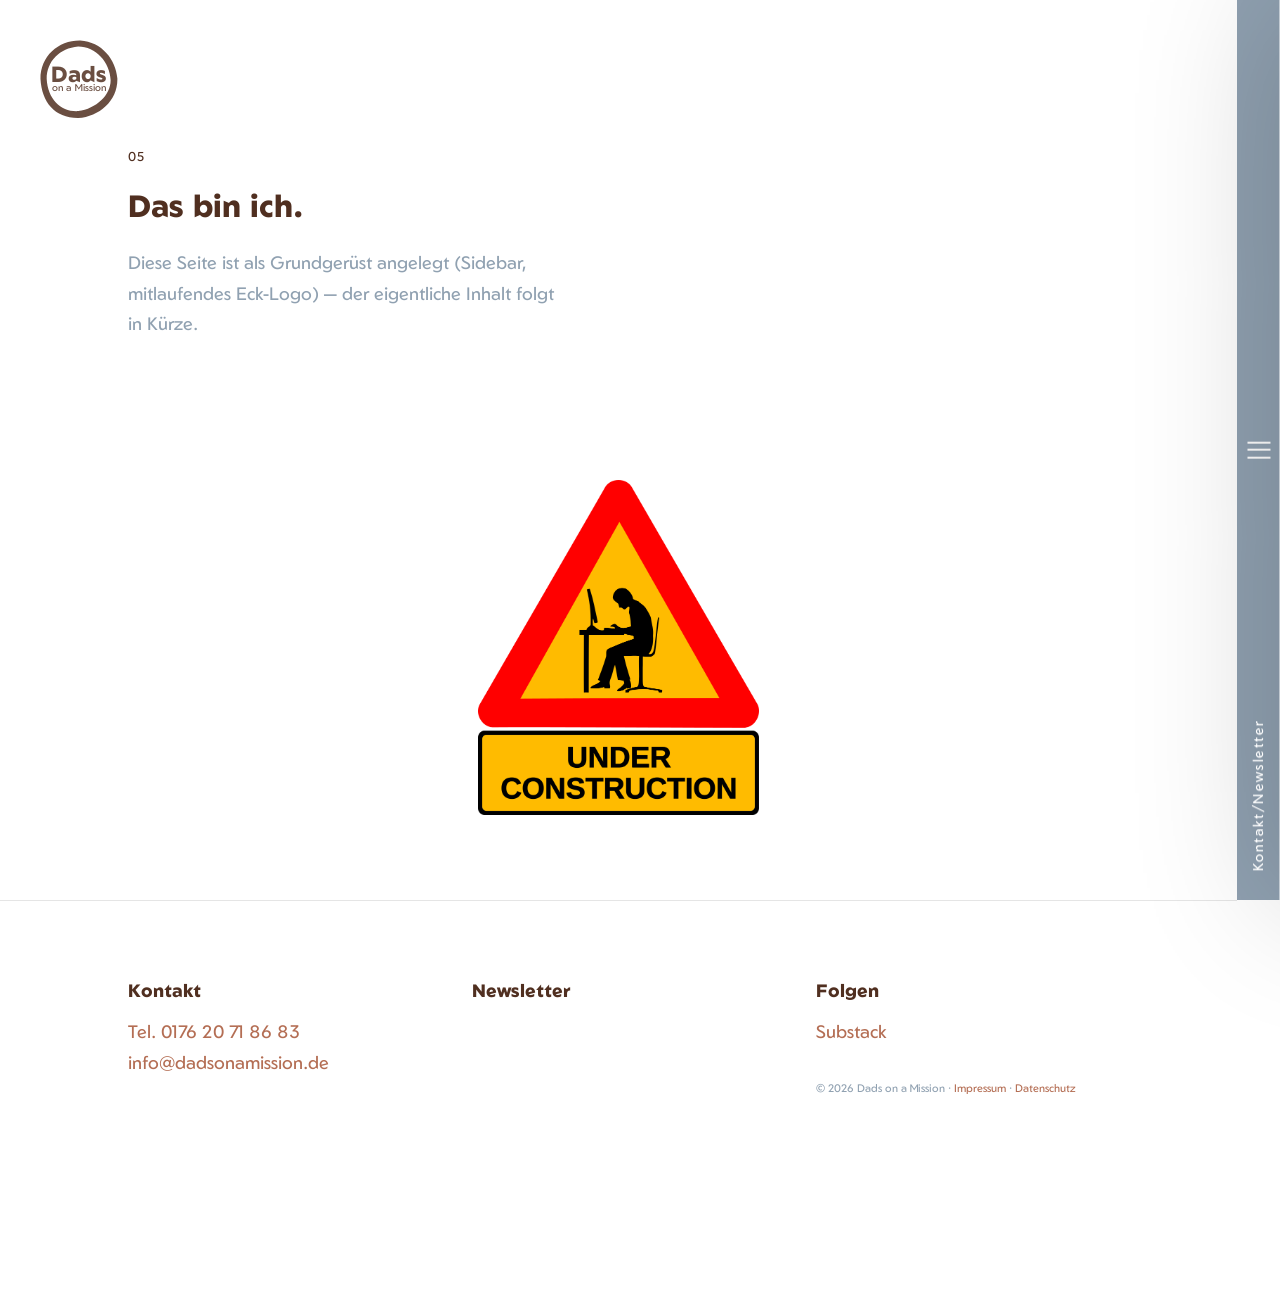
<file: das-bin-ich.html>
<!DOCTYPE html>
<html lang="de">
<head>
<meta charset="UTF-8">
<meta name="viewport" content="width=device-width, initial-scale=1.0">
<link rel="icon" type="image/x-icon" href="favicon.ico">
<link rel="icon" type="image/png" sizes="32x32" href="favicon-32x32.png">
<link rel="icon" type="image/png" sizes="16x16" href="favicon-16x16.png">
<link rel="apple-touch-icon" sizes="180x180" href="apple-touch-icon.png">
<title>Das bin ich. — Dads on a Mission</title>
<meta name="description" content="Das bin ich — der Mensch hinter Dads on a Mission.">
<link rel="preconnect" href="https://fonts.googleapis.com">
<link rel="preconnect" href="https://fonts.gstatic.com" crossorigin>
<link href="https://fonts.googleapis.com/css2?family=Geom:wght@300;400;600;700;800&display=swap" rel="stylesheet">
<link rel="stylesheet" href="style.css">
</head>
<body class="subpage">
  <!-- ================= HEADER: fixe Spalte rechts + Fullscreen-Menü ================= -->
  <header id="header">
    <div class="inside">
      <!-- Nur auf Mobil sichtbar (siehe Handy-Mockup): persistenter
           "Startseite"-Schnellzugriff links in der unteren Leiste,
           neben Kontakt (rechts) und Burger (mittig). -->
      <a href="index.html" class="mobile-home-link">Startseite</a>

      <div class="burger" id="burgerBtn" role="button" tabindex="0" aria-label="Menü öffnen" aria-expanded="false">
        <span class="line l1"></span>
        <span class="line l2"></span>
        <span class="line l3"></span>
      </div>

      <nav class="bigmenu" id="bigmenu" aria-hidden="true">
        <div class="flexwrapper">
          <div class="nav-side">
            <ul>
              <li><a href="angebote.html"><span class="num">1</span><span class="label">Angebote</span></a></li>
              <li><a href="warum-mission.html"><span class="num">2</span><span class="label">Warum Mission?</span></a></li>
              <li><a href="wie-ich-arbeite.html"><span class="num">3</span><span class="label">Wie ich arbeite.</span></a></li>
              <li><a href="vision-mitmachen.html"><span class="num">4</span><span class="label">Vision &amp; Mitmachen</span></a></li>
              <li><a href="das-bin-ich.html"><span class="num">5</span><span class="label">Das bin ich.</span></a></li>
            </ul>
          </div>
          <div class="link-side">
            <div class="box top"><a href="https://danielgoldmann.substack.com/" target="_blank" rel="noopener">Blog</a></div>
            <div class="box bottom">
              <a href="index.html" aria-label="Zur Startseite" class="menu-logo-link">
                <svg viewBox="0 0 210 210" aria-hidden="true" xmlns="http://www.w3.org/2000/svg"><path style="fill:#ffffff;fill-opacity:1;stroke-width:0.264583" d="M 108.29781,6.4218302 C 52.695097,5.673423 6.3625908,45.864101 6.3626421,105.2086 9.7301823,164.92728 42.592305,205.20875 103.05933,204.83452 157.9137,201.84116 205.67874,158.56626 203.43361,102.96353 199.31771,55.59271 163.90054,9.7893706 108.29781,6.4218302 Z m -5.378,15.2094068 c 45.56339,7.2e-5 81.75144,40.678257 83.24822,86.241643 0.74829,37.3315 -36.18812,73.51955 -82.87404,79.50645 -43.6925,2.61918 -78.383849,-30.20128 -81.003162,-82.49987 6.8e-5,-45.563388 33.194708,-78.758028 80.628982,-83.248223 z" /><text style="font-size:56.4444px;fill:#ffffff" x="33.477898" y="111.69743"><tspan style="font-weight:800;font-family:'Geom', sans-serif;fill:#ffffff" x="33.477898" y="111.69743">Dads</tspan></text><text style="font-size:25.2236px;fill:#ffffff" x="36.118958" y="136.92235"><tspan style="font-weight:400;font-family:'Geom', sans-serif;fill:#ffffff" x="36.118958" y="136.92235">on a Mission</tspan></text></svg>
              </a>
            </div>
          </div>
        </div>
      </nav>
    </div>
  </header>

  <!-- ================= KONTAKT-AUSKLAPPER (unabhängig vom Hauptmenü) ================= -->
  <div class="contact-tab" id="contactTab" role="button" tabindex="0">Kontakt/Newsletter</div>
  <aside id="contactSidebar" aria-hidden="true">
    <div class="contact-logo-mark" aria-hidden="true">
      <svg viewBox="0 0 210 210" xmlns="http://www.w3.org/2000/svg"><path d="M 148.70896,-16.777165 C 93.10625,-17.525572 46.773743,22.665106 46.773795,82.009605 c 3.36754,59.718675 36.229663,100.000145 96.696685,99.625915 54.85437,-2.99336 102.61941,-46.26826 100.37428,-101.870985 -4.1159,-47.37082 -39.53307,-93.174159 -95.1358,-96.5417 z m -5.378,15.209407 c 45.56339,7.2e-5 81.75144,40.678257 83.24822,86.241643 0.74829,37.331495 -36.18812,73.519545 -82.87404,79.506445 -43.6925,2.61918 -78.383846,-30.20128 -81.003159,-82.499865 6.8e-5,-45.563388 33.194708,-78.758028 80.628979,-83.248223 z" /><text style="font-size:56.4444px" x="73.889053" y="88.498436"><tspan style="font-weight:800;font-family:'Geom', sans-serif" x="73.889053" y="88.498436">Dads</tspan></text><text style="font-size:25.2236px" x="76.530113" y="113.72335"><tspan style="font-weight:400;font-family:'Geom', sans-serif" x="76.530113" y="113.72335">on a Mission</tspan></text></svg>
    </div>
    <div class="close" id="contactClose" role="button" tabindex="0" aria-label="Kontakt schließen">&times;</div>
    <div class="contact-panel-inner">
      <div class="contact-panel-top">
        <p class="contact-address">Daniel Goldmann</p>
        <div class="contact-details-col2">
          <a href="tel:+4917620718683">Tel. 0176 20 71 86 83</a>
          <a href="mailto:info@dadsonamission.de">info@dadsonamission.de</a>
        </div>
      </div>
      <p class="contact-newsletter-intro">Erhalte neueste Infos sowohl zu den<br>Online- als auch Präsenz-Angeboten von<br><em>Dads on a Mission</em> per Mail:</p>
      <div class="newsletter-embed contact-newsletter-embed">
        <div class="newsletter-embed-crop">
          <iframe src="https://danielgoldmann.substack.com/embed?transparent=1" height="320" style="border: 0; background: transparent" frameborder="0" scrolling="no" title="Newsletter-Anmeldung von Dads on a Mission"></iframe>
        </div>
      </div>
      <p class="contact-legal"><a href="impressum.html">Impressum</a> &middot; <a href="datenschutz.html">Datenschutz</a></p>
    </div>
  </aside>

  <!-- Eck-Logo: auf Unterseiten dauerhaft fix (kein Hero/Start-Scroll-Trigger nötig) -->
  <div class="corner-logo static-fixed" id="cornerLogo">
    <a href="index.html" aria-label="Zur Startseite" class="corner-logo-link"><svg viewBox="0 0 210 210" aria-hidden="true" xmlns="http://www.w3.org/2000/svg"><path id="path9" style="fill:currentColor;fill-opacity:1;stroke-width:0.264583" d="M 108.29781,6.4218302 C 52.695097,5.673423 6.3625908,45.864101 6.3626421,105.2086 9.7301823,164.92728 42.592305,205.20875 103.05933,204.83452 157.9137,201.84116 205.67874,158.56626 203.43361,102.96353 199.31771,55.59271 163.90054,9.7893706 108.29781,6.4218302 Z m -5.378,15.2094068 c 45.56339,7.2e-5 81.75144,40.678257 83.24822,86.241643 0.74829,37.3315 -36.18812,73.51955 -82.87404,79.50645 -43.6925,2.61918 -78.383849,-30.20128 -81.003162,-82.49987 6.8e-5,-45.563388 33.194708,-78.758028 80.628982,-83.248223 z" /><text style="font-size:56.4444px;fill:currentColor" x="33.477898" y="111.69743"><tspan style="font-weight:800;font-family:'Geom', sans-serif;fill:currentColor" x="33.477898" y="111.69743">Dads</tspan></text><text style="font-size:25.2236px;fill:currentColor" x="36.118958" y="136.92235"><tspan style="font-weight:400;font-family:'Geom', sans-serif;fill:currentColor" x="36.118958" y="136.92235">on a Mission</tspan></text></svg></a>
  </div>

  <main class="subpage-main">
    <section class="subpage-hero">
      <p class="eyebrow">05</p>
      <h1>Das bin ich.</h1>
      <p class="subpage-placeholder-note">Diese Seite ist als Grundgerüst angelegt (Sidebar, mitlaufendes Eck-Logo) — der eigentliche Inhalt folgt in Kürze.</p>
    </section>
    <div class="under-construction">
      <img src="assets/under-construction.png" alt="Illustration: Diese Seite befindet sich noch im Aufbau">
    </div>
  </main>
  <!-- ================= FOOTER ================= -->
  <footer id="footer" role="contentinfo">
    <div class="inside">
      <div class="column" id="kontakt">
        <h3>Kontakt</h3>
        <p>
          <a href="tel:+4917620718683">Tel. 0176 20 71 86 83</a><br>
          <a href="mailto:info@dadsonamission.de">info@dadsonamission.de</a>
        </p>
      </div>
      <div class="column">
        <h3>Newsletter</h3>
        <div class="newsletter-embed footer-newsletter-embed">
          <div class="newsletter-embed-crop">
            <iframe src="https://danielgoldmann.substack.com/embed?transparent=1" height="320" style="border: 0; background: transparent" frameborder="0" scrolling="no" title="Newsletter-Anmeldung von Dads on a Mission"></iframe>
          </div>
        </div>
      </div>
      <div class="column">
        <h3>Folgen</h3>
        <ul class="socials">
          <li><a href="https://danielgoldmann.substack.com/" target="_blank" rel="noopener">Substack</a></li>
        </ul>
        <p class="fineprint">© 2026 Dads on a Mission · <a href="impressum.html">Impressum</a> · <a href="datenschutz.html">Datenschutz</a></p>
      </div>
    </div>
  </footer>
<script src="script.js"></script>
</body>
</html>
</file>
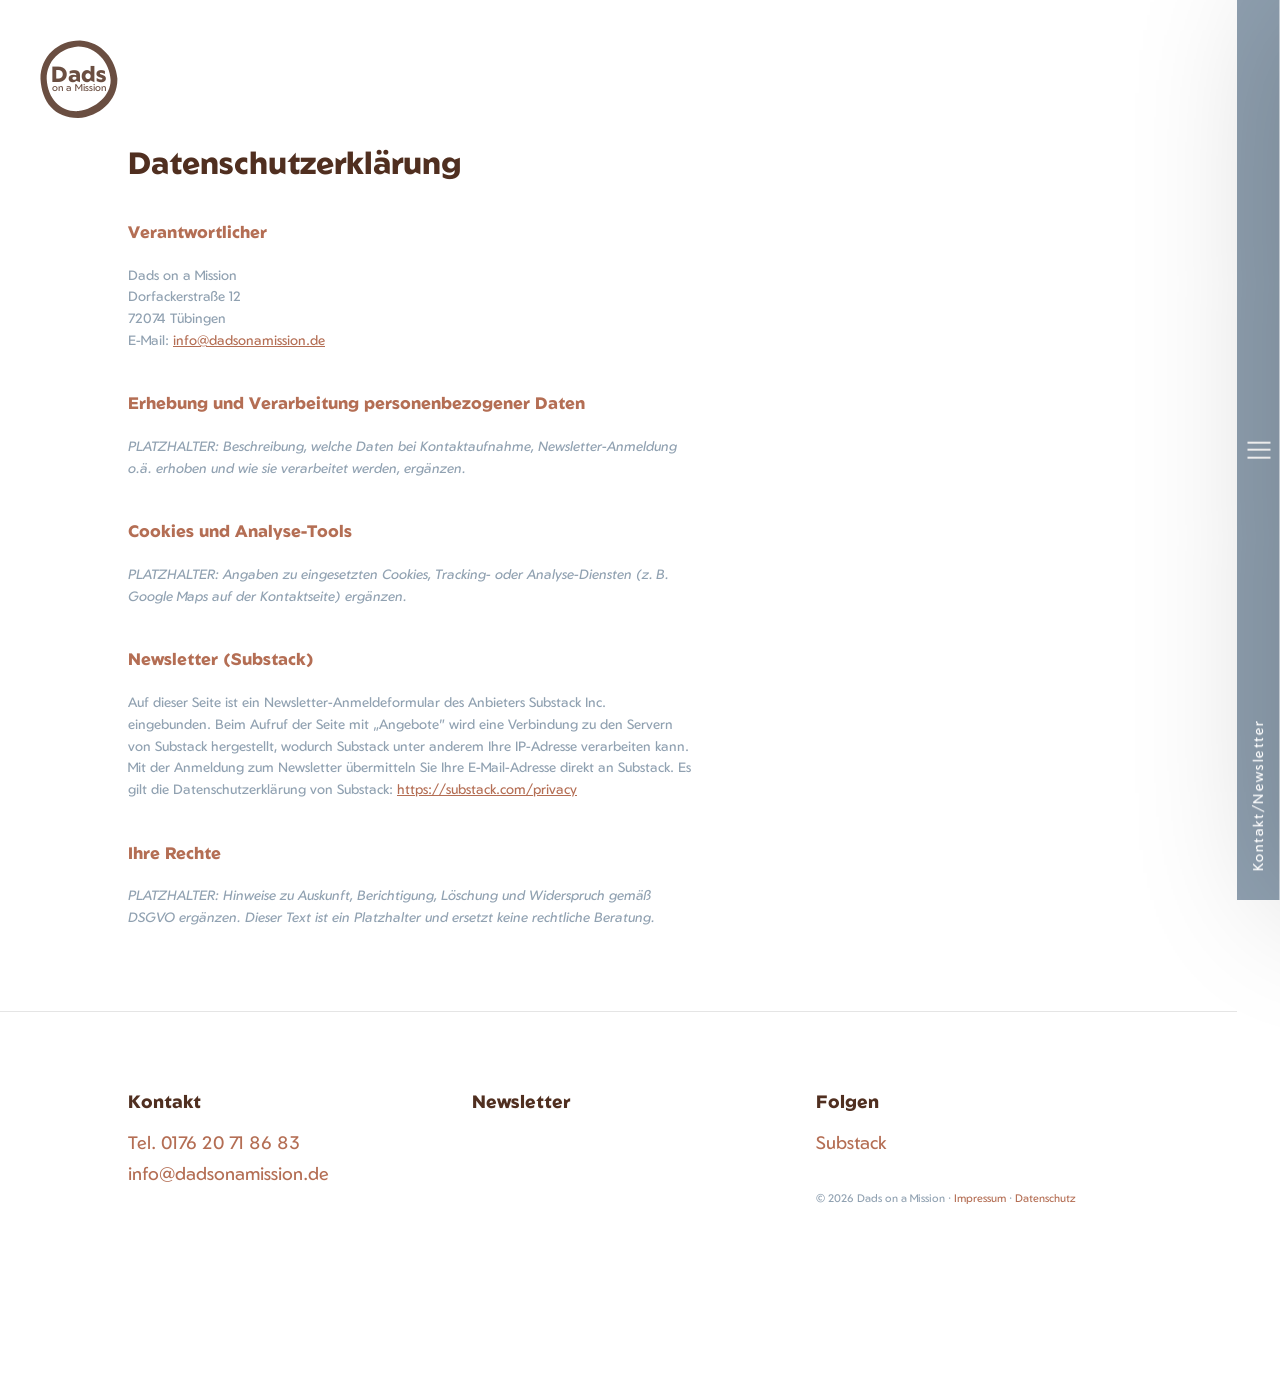
<file: datenschutz.html>
<!DOCTYPE html>
<html lang="de">
<head>
<meta charset="UTF-8">
<meta name="viewport" content="width=device-width, initial-scale=1.0">
<link rel="icon" type="image/x-icon" href="favicon.ico">
<link rel="icon" type="image/png" sizes="32x32" href="favicon-32x32.png">
<link rel="icon" type="image/png" sizes="16x16" href="favicon-16x16.png">
<link rel="apple-touch-icon" sizes="180x180" href="apple-touch-icon.png">
<title>Datenschutz — Dads on a Mission</title>
<meta name="description" content="Datenschutzerklärung von Dads on a Mission.">
<link rel="preconnect" href="https://fonts.googleapis.com">
<link rel="preconnect" href="https://fonts.gstatic.com" crossorigin>
<link href="https://fonts.googleapis.com/css2?family=Geom:wght@300;400;600;700;800&family=Square+Peg&display=swap" rel="stylesheet">
<link rel="stylesheet" href="style.css">
</head>
<body class="subpage">
  <!-- ================= HEADER: fixe Spalte rechts + Fullscreen-Menü ================= -->
  <header id="header">
    <div class="inside">
      <!-- Nur auf Mobil sichtbar (siehe Handy-Mockup): persistenter
           "Startseite"-Schnellzugriff links in der unteren Leiste,
           neben Kontakt (rechts) und Burger (mittig). -->
      <a href="index.html" class="mobile-home-link">Startseite</a>

      <div class="burger" id="burgerBtn" role="button" tabindex="0" aria-label="Menü öffnen" aria-expanded="false">
        <span class="line l1"></span>
        <span class="line l2"></span>
        <span class="line l3"></span>
      </div>

      <nav class="bigmenu" id="bigmenu" aria-hidden="true">
        <div class="flexwrapper">
          <div class="nav-side">
            <ul>
              <li><a href="angebote.html"><span class="num">1</span><span class="label">Angebote</span></a></li>
              <li><a href="warum-mission.html"><span class="num">2</span><span class="label">Warum Mission?</span></a></li>
              <li><a href="wie-ich-arbeite.html"><span class="num">3</span><span class="label">Wie ich arbeite.</span></a></li>
              <li><a href="vision-mitmachen.html"><span class="num">4</span><span class="label">Vision &amp; Mitmachen</span></a></li>
              <li><a href="das-bin-ich.html"><span class="num">5</span><span class="label">Das bin ich.</span></a></li>
            </ul>
          </div>
          <div class="link-side">
            <div class="box top"><a href="https://danielgoldmann.substack.com/" target="_blank" rel="noopener">Blog</a></div>
            <div class="box bottom">
              <a href="index.html" aria-label="Zur Startseite" class="menu-logo-link">
                <svg viewBox="0 0 210 210" aria-hidden="true" xmlns="http://www.w3.org/2000/svg"><path style="fill:#ffffff;fill-opacity:1;stroke-width:0.264583" d="M 108.29781,6.4218302 C 52.695097,5.673423 6.3625908,45.864101 6.3626421,105.2086 9.7301823,164.92728 42.592305,205.20875 103.05933,204.83452 157.9137,201.84116 205.67874,158.56626 203.43361,102.96353 199.31771,55.59271 163.90054,9.7893706 108.29781,6.4218302 Z m -5.378,15.2094068 c 45.56339,7.2e-5 81.75144,40.678257 83.24822,86.241643 0.74829,37.3315 -36.18812,73.51955 -82.87404,79.50645 -43.6925,2.61918 -78.383849,-30.20128 -81.003162,-82.49987 6.8e-5,-45.563388 33.194708,-78.758028 80.628982,-83.248223 z" /><text style="font-size:56.4444px;fill:#ffffff" x="33.477898" y="111.69743"><tspan style="font-weight:800;font-family:'Geom', sans-serif;fill:#ffffff" x="33.477898" y="111.69743">Dads</tspan></text><text style="font-size:25.2236px;fill:#ffffff" x="36.118958" y="136.92235"><tspan style="font-weight:400;font-family:'Geom', sans-serif;fill:#ffffff" x="36.118958" y="136.92235">on a Mission</tspan></text></svg>
              </a>
            </div>
          </div>
        </div>
      </nav>
    </div>
  </header>

  <!-- ================= KONTAKT-AUSKLAPPER (unabhängig vom Hauptmenü) ================= -->
  <div class="contact-tab" id="contactTab" role="button" tabindex="0">Kontakt/Newsletter</div>
  <aside id="contactSidebar" aria-hidden="true">
    <div class="contact-logo-mark" aria-hidden="true">
      <svg viewBox="0 0 210 210" xmlns="http://www.w3.org/2000/svg"><path d="M 148.70896,-16.777165 C 93.10625,-17.525572 46.773743,22.665106 46.773795,82.009605 c 3.36754,59.718675 36.229663,100.000145 96.696685,99.625915 54.85437,-2.99336 102.61941,-46.26826 100.37428,-101.870985 -4.1159,-47.37082 -39.53307,-93.174159 -95.1358,-96.5417 z m -5.378,15.209407 c 45.56339,7.2e-5 81.75144,40.678257 83.24822,86.241643 0.74829,37.331495 -36.18812,73.519545 -82.87404,79.506445 -43.6925,2.61918 -78.383846,-30.20128 -81.003159,-82.499865 6.8e-5,-45.563388 33.194708,-78.758028 80.628979,-83.248223 z" /><text style="font-size:56.4444px" x="73.889053" y="88.498436"><tspan style="font-weight:800;font-family:'Geom', sans-serif" x="73.889053" y="88.498436">Dads</tspan></text><text style="font-size:25.2236px" x="76.530113" y="113.72335"><tspan style="font-weight:400;font-family:'Geom', sans-serif" x="76.530113" y="113.72335">on a Mission</tspan></text></svg>
    </div>
    <div class="close" id="contactClose" role="button" tabindex="0" aria-label="Kontakt schließen">&times;</div>
    <div class="contact-panel-inner">
      <div class="contact-panel-top">
        <p class="contact-address">Daniel Goldmann</p>
        <div class="contact-details-col2">
          <a href="tel:+4917620718683">Tel. 0176 20 71 86 83</a>
          <a href="mailto:info@dadsonamission.de">info@dadsonamission.de</a>
        </div>
      </div>
      <p class="contact-newsletter-intro">Erhalte neueste Infos sowohl zu den<br>Online- als auch Präsenz-Angeboten von<br><em>Dads on a Mission</em> per Mail:</p>
      <div class="newsletter-embed contact-newsletter-embed">
        <div class="newsletter-embed-crop">
          <iframe src="https://danielgoldmann.substack.com/embed?transparent=1" height="320" style="border: 0; background: transparent" frameborder="0" scrolling="no" title="Newsletter-Anmeldung von Dads on a Mission"></iframe>
        </div>
      </div>
      <p class="contact-legal"><a href="impressum.html">Impressum</a> &middot; <a href="datenschutz.html">Datenschutz</a></p>
    </div>
  </aside>

  <!-- Eck-Logo: auf Unterseiten dauerhaft fix (kein Hero/Start-Scroll-Trigger nötig) -->
  <div class="corner-logo static-fixed" id="cornerLogo">
    <a href="index.html" aria-label="Zur Startseite" class="corner-logo-link"><svg viewBox="0 0 210 210" aria-hidden="true" xmlns="http://www.w3.org/2000/svg"><path id="path9" style="fill:currentColor;fill-opacity:1;stroke-width:0.264583" d="M 108.29781,6.4218302 C 52.695097,5.673423 6.3625908,45.864101 6.3626421,105.2086 9.7301823,164.92728 42.592305,205.20875 103.05933,204.83452 157.9137,201.84116 205.67874,158.56626 203.43361,102.96353 199.31771,55.59271 163.90054,9.7893706 108.29781,6.4218302 Z m -5.378,15.2094068 c 45.56339,7.2e-5 81.75144,40.678257 83.24822,86.241643 0.74829,37.3315 -36.18812,73.51955 -82.87404,79.50645 -43.6925,2.61918 -78.383849,-30.20128 -81.003162,-82.49987 6.8e-5,-45.563388 33.194708,-78.758028 80.628982,-83.248223 z" /><text style="font-size:56.4444px;fill:currentColor" x="33.477898" y="111.69743"><tspan style="font-weight:800;font-family:'Geom', sans-serif;fill:currentColor" x="33.477898" y="111.69743">Dads</tspan></text><text style="font-size:25.2236px;fill:currentColor" x="36.118958" y="136.92235"><tspan style="font-weight:400;font-family:'Geom', sans-serif;fill:currentColor" x="36.118958" y="136.92235">on a Mission</tspan></text></svg></a>
  </div>

  <main class="subpage-main">
    <section class="subpage-hero legal-hero">
      <h1>Datenschutzerklärung</h1>
      <div class="legal-content">
        <h2>Verantwortlicher</h2>
        <p>Dads on a Mission<br>
        Dorfackerstraße 12<br>
        72074 Tübingen<br>
        E-Mail: <a href="mailto:info@dadsonamission.de">info@dadsonamission.de</a></p>

        <h2>Erhebung und Verarbeitung personenbezogener Daten</h2>
        <p class="legal-placeholder">PLATZHALTER: Beschreibung, welche Daten bei Kontaktaufnahme, Newsletter-Anmeldung o.ä. erhoben und wie sie verarbeitet werden, ergänzen.</p>

        <h2>Cookies und Analyse-Tools</h2>
        <p class="legal-placeholder">PLATZHALTER: Angaben zu eingesetzten Cookies, Tracking- oder Analyse-Diensten (z. B. Google Maps auf der Kontaktseite) ergänzen.</p>

        <h2>Newsletter (Substack)</h2>
        <p>Auf dieser Seite ist ein Newsletter-Anmeldeformular des Anbieters Substack Inc. eingebunden. Beim Aufruf der Seite mit „Angebote" wird eine Verbindung zu den Servern von Substack hergestellt, wodurch Substack unter anderem Ihre IP-Adresse verarbeiten kann. Mit der Anmeldung zum Newsletter übermitteln Sie Ihre E-Mail-Adresse direkt an Substack. Es gilt die Datenschutzerklärung von Substack: <a href="https://substack.com/privacy" target="_blank" rel="noopener">https://substack.com/privacy</a></p>

        <h2>Ihre Rechte</h2>
        <p class="legal-placeholder">PLATZHALTER: Hinweise zu Auskunft, Berichtigung, Löschung und Widerspruch gemäß DSGVO ergänzen. Dieser Text ist ein Platzhalter und ersetzt keine rechtliche Beratung.</p>
      </div>
    </section>
  </main>
  <!-- ================= FOOTER ================= -->
  <footer id="footer" role="contentinfo">
    <div class="inside">
      <div class="column" id="kontakt">
        <h3>Kontakt</h3>
        <p>
          <a href="tel:+4917620718683">Tel. 0176 20 71 86 83</a><br>
          <a href="mailto:info@dadsonamission.de">info@dadsonamission.de</a>
        </p>
      </div>
      <div class="column">
        <h3>Newsletter</h3>
        <div class="newsletter-embed footer-newsletter-embed">
          <div class="newsletter-embed-crop">
            <iframe src="https://danielgoldmann.substack.com/embed?transparent=1" height="320" style="border: 0; background: transparent" frameborder="0" scrolling="no" title="Newsletter-Anmeldung von Dads on a Mission"></iframe>
          </div>
        </div>
      </div>
      <div class="column">
        <h3>Folgen</h3>
        <ul class="socials">
          <li><a href="https://danielgoldmann.substack.com/" target="_blank" rel="noopener">Substack</a></li>
        </ul>
        <p class="fineprint">© 2026 Dads on a Mission · <a href="impressum.html">Impressum</a> · <a href="datenschutz.html">Datenschutz</a></p>
      </div>
    </div>
  </footer>
<script src="script.js"></script>
</body>
</html>
</file>
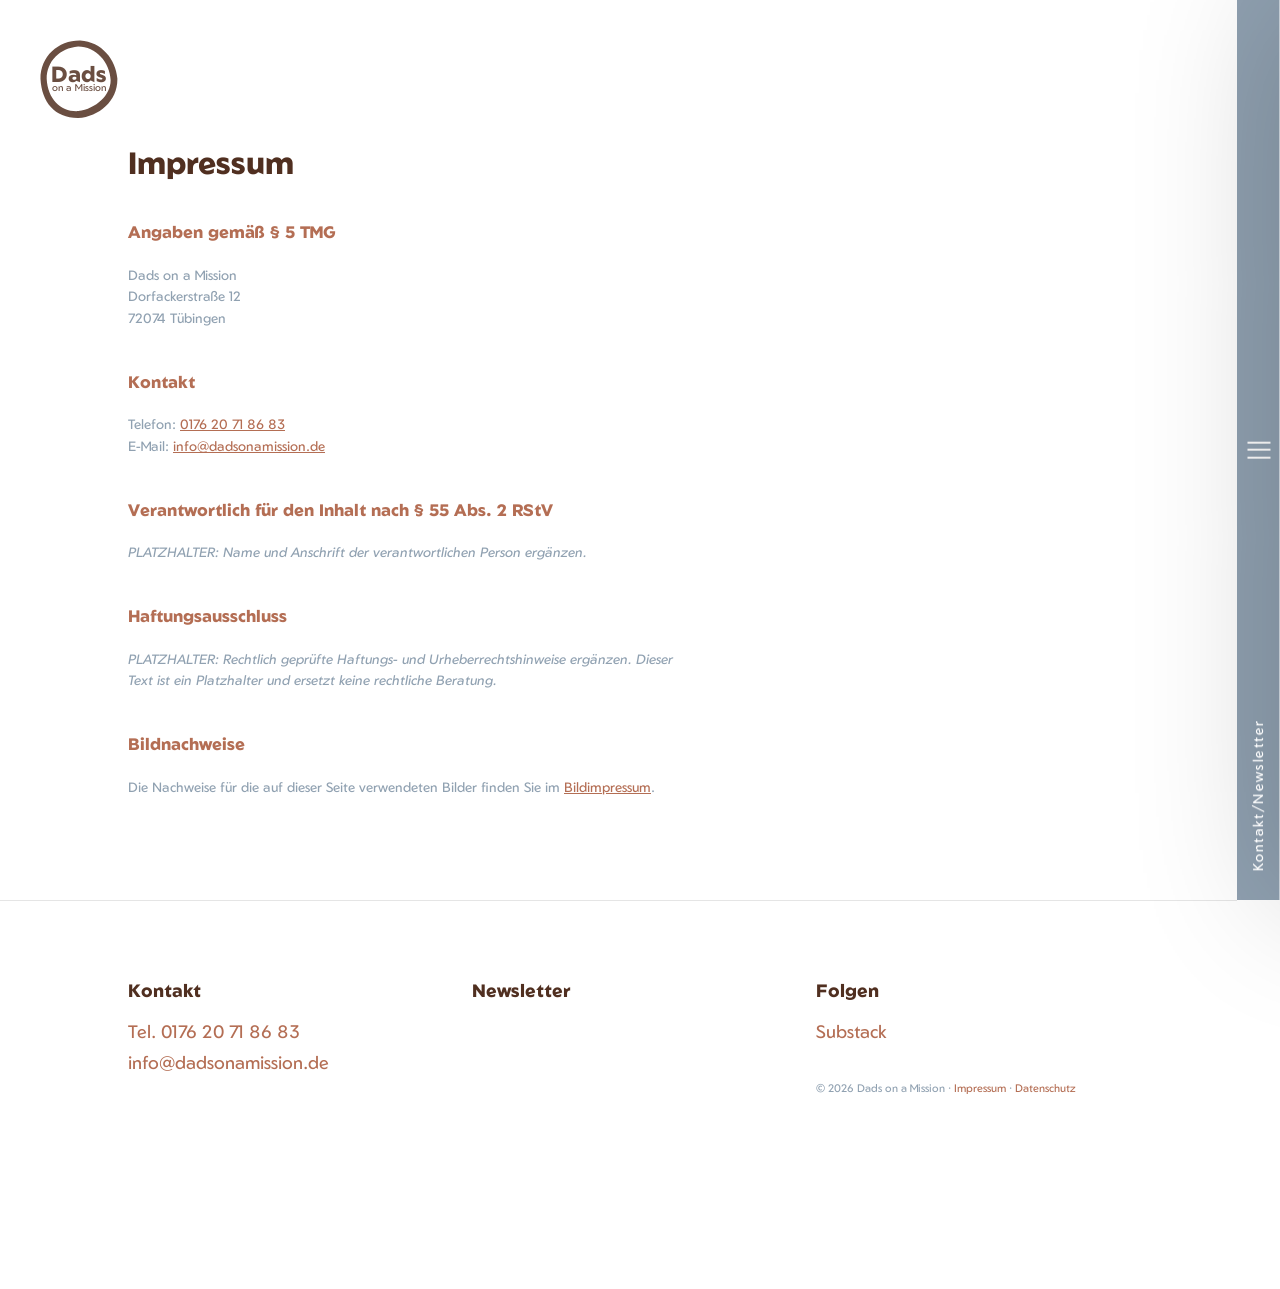
<file: impressum.html>
<!DOCTYPE html>
<html lang="de">
<head>
<meta charset="UTF-8">
<meta name="viewport" content="width=device-width, initial-scale=1.0">
<link rel="icon" type="image/x-icon" href="favicon.ico">
<link rel="icon" type="image/png" sizes="32x32" href="favicon-32x32.png">
<link rel="icon" type="image/png" sizes="16x16" href="favicon-16x16.png">
<link rel="apple-touch-icon" sizes="180x180" href="apple-touch-icon.png">
<title>Impressum — Dads on a Mission</title>
<meta name="description" content="Impressum von Dads on a Mission.">
<link rel="preconnect" href="https://fonts.googleapis.com">
<link rel="preconnect" href="https://fonts.gstatic.com" crossorigin>
<link href="https://fonts.googleapis.com/css2?family=Geom:wght@300;400;600;700;800&family=Square+Peg&display=swap" rel="stylesheet">
<link rel="stylesheet" href="style.css">
</head>
<body class="subpage">
  <!-- ================= HEADER: fixe Spalte rechts + Fullscreen-Menü ================= -->
  <header id="header">
    <div class="inside">
      <!-- Nur auf Mobil sichtbar (siehe Handy-Mockup): persistenter
           "Startseite"-Schnellzugriff links in der unteren Leiste,
           neben Kontakt (rechts) und Burger (mittig). -->
      <a href="index.html" class="mobile-home-link">Startseite</a>

      <div class="burger" id="burgerBtn" role="button" tabindex="0" aria-label="Menü öffnen" aria-expanded="false">
        <span class="line l1"></span>
        <span class="line l2"></span>
        <span class="line l3"></span>
      </div>

      <nav class="bigmenu" id="bigmenu" aria-hidden="true">
        <div class="flexwrapper">
          <div class="nav-side">
            <ul>
              <li><a href="angebote.html"><span class="num">1</span><span class="label">Angebote</span></a></li>
              <li><a href="warum-mission.html"><span class="num">2</span><span class="label">Warum Mission?</span></a></li>
              <li><a href="wie-ich-arbeite.html"><span class="num">3</span><span class="label">Wie ich arbeite.</span></a></li>
              <li><a href="vision-mitmachen.html"><span class="num">4</span><span class="label">Vision &amp; Mitmachen</span></a></li>
              <li><a href="das-bin-ich.html"><span class="num">5</span><span class="label">Das bin ich.</span></a></li>
            </ul>
          </div>
          <div class="link-side">
            <div class="box top"><a href="https://danielgoldmann.substack.com/" target="_blank" rel="noopener">Blog</a></div>
            <div class="box bottom">
              <a href="index.html" aria-label="Zur Startseite" class="menu-logo-link">
                <svg viewBox="0 0 210 210" aria-hidden="true" xmlns="http://www.w3.org/2000/svg"><path style="fill:#ffffff;fill-opacity:1;stroke-width:0.264583" d="M 108.29781,6.4218302 C 52.695097,5.673423 6.3625908,45.864101 6.3626421,105.2086 9.7301823,164.92728 42.592305,205.20875 103.05933,204.83452 157.9137,201.84116 205.67874,158.56626 203.43361,102.96353 199.31771,55.59271 163.90054,9.7893706 108.29781,6.4218302 Z m -5.378,15.2094068 c 45.56339,7.2e-5 81.75144,40.678257 83.24822,86.241643 0.74829,37.3315 -36.18812,73.51955 -82.87404,79.50645 -43.6925,2.61918 -78.383849,-30.20128 -81.003162,-82.49987 6.8e-5,-45.563388 33.194708,-78.758028 80.628982,-83.248223 z" /><text style="font-size:56.4444px;fill:#ffffff" x="33.477898" y="111.69743"><tspan style="font-weight:800;font-family:'Geom', sans-serif;fill:#ffffff" x="33.477898" y="111.69743">Dads</tspan></text><text style="font-size:25.2236px;fill:#ffffff" x="36.118958" y="136.92235"><tspan style="font-weight:400;font-family:'Geom', sans-serif;fill:#ffffff" x="36.118958" y="136.92235">on a Mission</tspan></text></svg>
              </a>
            </div>
          </div>
        </div>
      </nav>
    </div>
  </header>

  <!-- ================= KONTAKT-AUSKLAPPER (unabhängig vom Hauptmenü) ================= -->
  <div class="contact-tab" id="contactTab" role="button" tabindex="0">Kontakt/Newsletter</div>
  <aside id="contactSidebar" aria-hidden="true">
    <div class="contact-logo-mark" aria-hidden="true">
      <svg viewBox="0 0 210 210" xmlns="http://www.w3.org/2000/svg"><path d="M 148.70896,-16.777165 C 93.10625,-17.525572 46.773743,22.665106 46.773795,82.009605 c 3.36754,59.718675 36.229663,100.000145 96.696685,99.625915 54.85437,-2.99336 102.61941,-46.26826 100.37428,-101.870985 -4.1159,-47.37082 -39.53307,-93.174159 -95.1358,-96.5417 z m -5.378,15.209407 c 45.56339,7.2e-5 81.75144,40.678257 83.24822,86.241643 0.74829,37.331495 -36.18812,73.519545 -82.87404,79.506445 -43.6925,2.61918 -78.383846,-30.20128 -81.003159,-82.499865 6.8e-5,-45.563388 33.194708,-78.758028 80.628979,-83.248223 z" /><text style="font-size:56.4444px" x="73.889053" y="88.498436"><tspan style="font-weight:800;font-family:'Geom', sans-serif" x="73.889053" y="88.498436">Dads</tspan></text><text style="font-size:25.2236px" x="76.530113" y="113.72335"><tspan style="font-weight:400;font-family:'Geom', sans-serif" x="76.530113" y="113.72335">on a Mission</tspan></text></svg>
    </div>
    <div class="close" id="contactClose" role="button" tabindex="0" aria-label="Kontakt schließen">&times;</div>
    <div class="contact-panel-inner">
      <div class="contact-panel-top">
        <p class="contact-address">Daniel Goldmann</p>
        <div class="contact-details-col2">
          <a href="tel:+4917620718683">Tel. 0176 20 71 86 83</a>
          <a href="mailto:info@dadsonamission.de">info@dadsonamission.de</a>
        </div>
      </div>
      <p class="contact-newsletter-intro">Erhalte neueste Infos sowohl zu den<br>Online- als auch Präsenz-Angeboten von<br><em>Dads on a Mission</em> per Mail:</p>
      <div class="newsletter-embed contact-newsletter-embed">
        <div class="newsletter-embed-crop">
          <iframe src="https://danielgoldmann.substack.com/embed?transparent=1" height="320" style="border: 0; background: transparent" frameborder="0" scrolling="no" title="Newsletter-Anmeldung von Dads on a Mission"></iframe>
        </div>
      </div>
      <p class="contact-legal"><a href="impressum.html">Impressum</a> &middot; <a href="datenschutz.html">Datenschutz</a></p>
    </div>
  </aside>

  <!-- Eck-Logo: auf Unterseiten dauerhaft fix (kein Hero/Start-Scroll-Trigger nötig) -->
  <div class="corner-logo static-fixed" id="cornerLogo">
    <a href="index.html" aria-label="Zur Startseite" class="corner-logo-link"><svg viewBox="0 0 210 210" aria-hidden="true" xmlns="http://www.w3.org/2000/svg"><path id="path9" style="fill:currentColor;fill-opacity:1;stroke-width:0.264583" d="M 108.29781,6.4218302 C 52.695097,5.673423 6.3625908,45.864101 6.3626421,105.2086 9.7301823,164.92728 42.592305,205.20875 103.05933,204.83452 157.9137,201.84116 205.67874,158.56626 203.43361,102.96353 199.31771,55.59271 163.90054,9.7893706 108.29781,6.4218302 Z m -5.378,15.2094068 c 45.56339,7.2e-5 81.75144,40.678257 83.24822,86.241643 0.74829,37.3315 -36.18812,73.51955 -82.87404,79.50645 -43.6925,2.61918 -78.383849,-30.20128 -81.003162,-82.49987 6.8e-5,-45.563388 33.194708,-78.758028 80.628982,-83.248223 z" /><text style="font-size:56.4444px;fill:currentColor" x="33.477898" y="111.69743"><tspan style="font-weight:800;font-family:'Geom', sans-serif;fill:currentColor" x="33.477898" y="111.69743">Dads</tspan></text><text style="font-size:25.2236px;fill:currentColor" x="36.118958" y="136.92235"><tspan style="font-weight:400;font-family:'Geom', sans-serif;fill:currentColor" x="36.118958" y="136.92235">on a Mission</tspan></text></svg></a>
  </div>

  <main class="subpage-main">
    <section class="subpage-hero legal-hero">
      <h1>Impressum</h1>
      <div class="legal-content">
        <h2>Angaben gemäß § 5 TMG</h2>
        <p>Dads on a Mission<br>
        Dorfackerstraße 12<br>
        72074 Tübingen</p>

        <h2>Kontakt</h2>
        <p>Telefon: <a href="tel:+4917620718683">0176 20 71 86 83</a><br>
        E-Mail: <a href="mailto:info@dadsonamission.de">info@dadsonamission.de</a></p>

        <h2>Verantwortlich für den Inhalt nach § 55 Abs. 2 RStV</h2>
        <p class="legal-placeholder">PLATZHALTER: Name und Anschrift der verantwortlichen Person ergänzen.</p>

        <h2>Haftungsausschluss</h2>
        <p class="legal-placeholder">PLATZHALTER: Rechtlich geprüfte Haftungs- und Urheberrechtshinweise ergänzen. Dieser Text ist ein Platzhalter und ersetzt keine rechtliche Beratung.</p>

        <h2>Bildnachweise</h2>
        <p>Die Nachweise für die auf dieser Seite verwendeten Bilder finden Sie im <a href="bildimpressum.html">Bildimpressum</a>.</p>
      </div>
    </section>
  </main>
  <!-- ================= FOOTER ================= -->
  <footer id="footer" role="contentinfo">
    <div class="inside">
      <div class="column" id="kontakt">
        <h3>Kontakt</h3>
        <p>
          <a href="tel:+4917620718683">Tel. 0176 20 71 86 83</a><br>
          <a href="mailto:info@dadsonamission.de">info@dadsonamission.de</a>
        </p>
      </div>
      <div class="column">
        <h3>Newsletter</h3>
        <div class="newsletter-embed footer-newsletter-embed">
          <div class="newsletter-embed-crop">
            <iframe src="https://danielgoldmann.substack.com/embed?transparent=1" height="320" style="border: 0; background: transparent" frameborder="0" scrolling="no" title="Newsletter-Anmeldung von Dads on a Mission"></iframe>
          </div>
        </div>
      </div>
      <div class="column">
        <h3>Folgen</h3>
        <ul class="socials">
          <li><a href="https://danielgoldmann.substack.com/" target="_blank" rel="noopener">Substack</a></li>
        </ul>
        <p class="fineprint">© 2026 Dads on a Mission · <a href="impressum.html">Impressum</a> · <a href="datenschutz.html">Datenschutz</a></p>
      </div>
    </div>
  </footer>
<script src="script.js"></script>
</body>
</html>
</file>
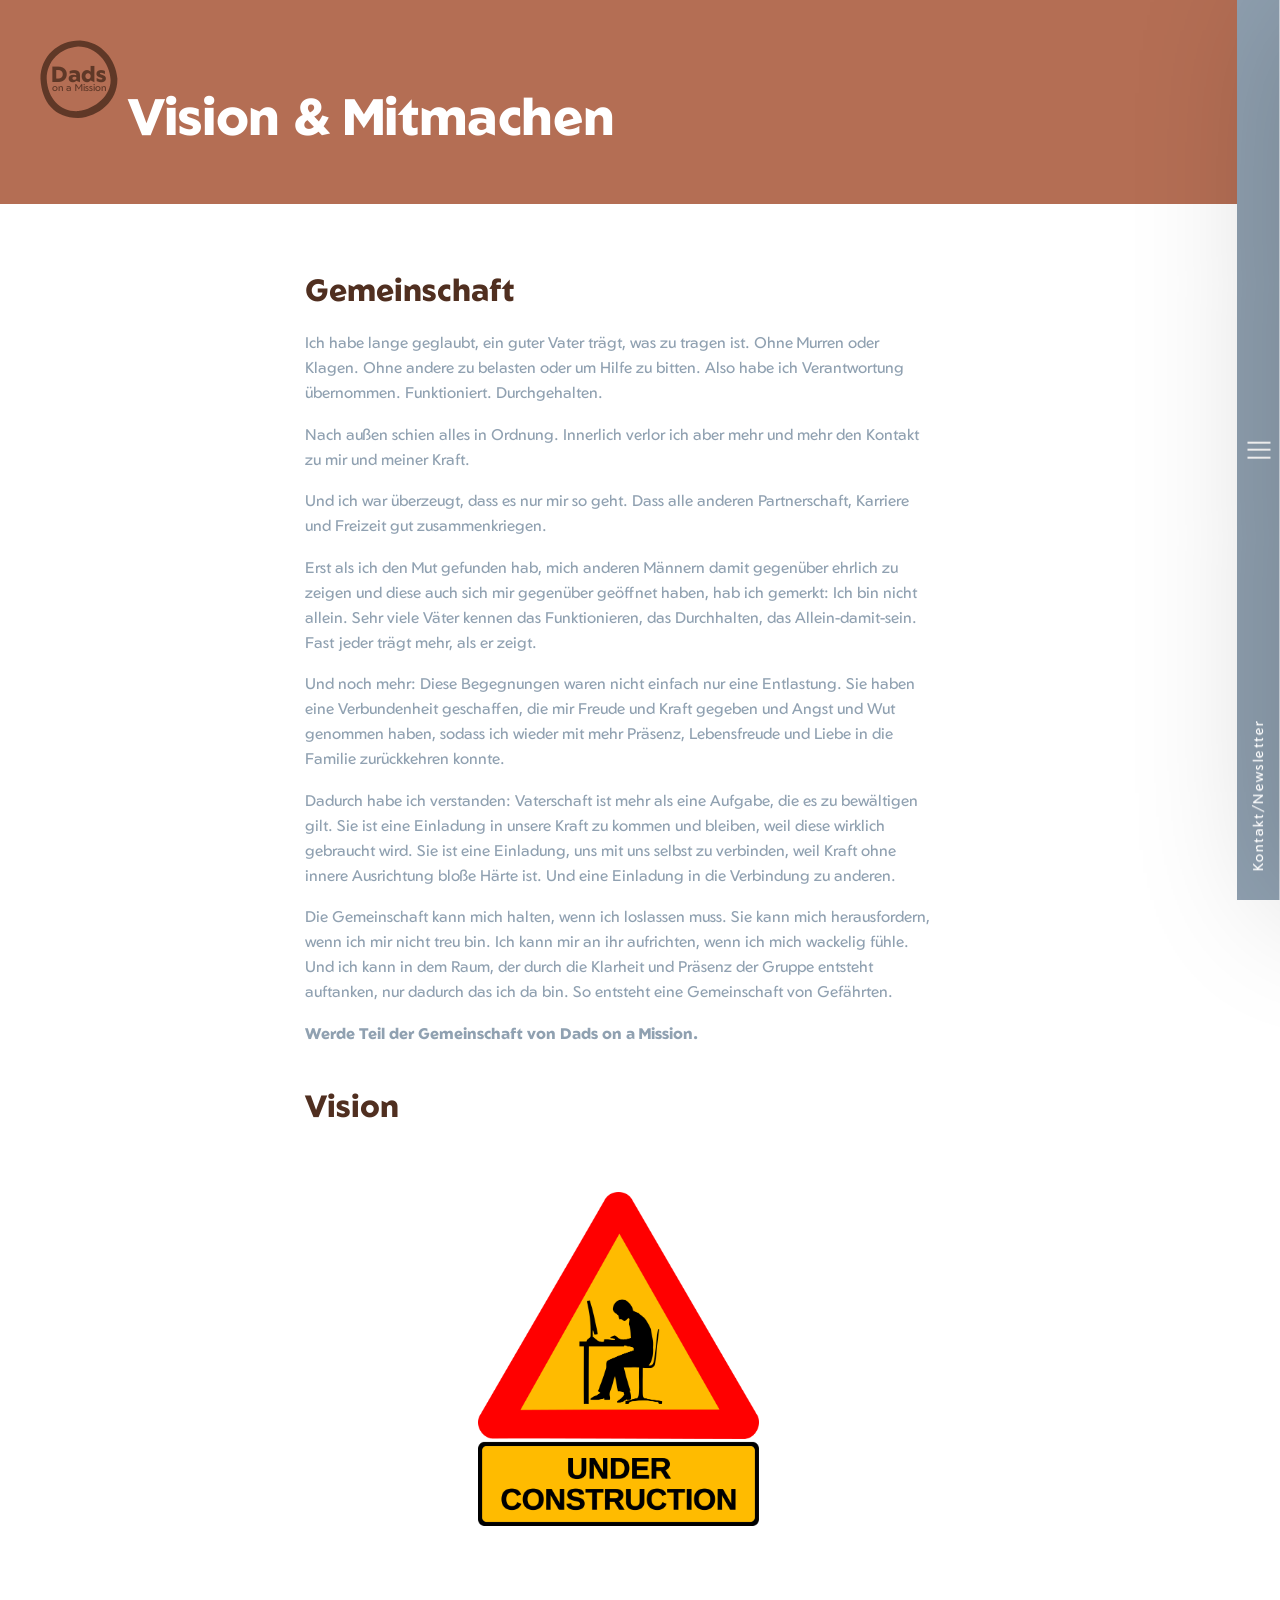
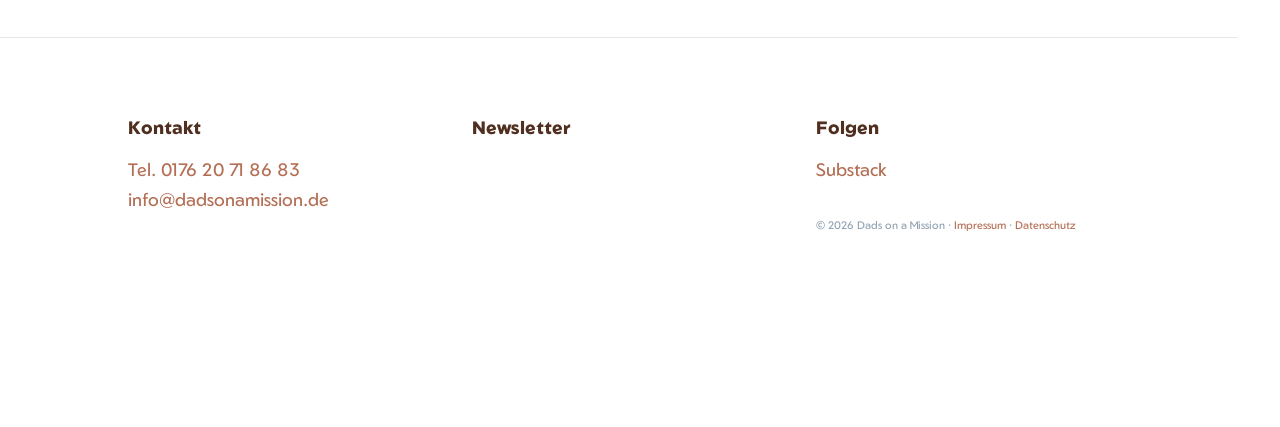
<file: vision-mitmachen.html>
<!DOCTYPE html>
<html lang="de">
<head>
<meta charset="UTF-8">
<meta name="viewport" content="width=device-width, initial-scale=1.0">
<link rel="icon" type="image/x-icon" href="favicon.ico">
<link rel="icon" type="image/png" sizes="32x32" href="favicon-32x32.png">
<link rel="icon" type="image/png" sizes="16x16" href="favicon-16x16.png">
<link rel="apple-touch-icon" sizes="180x180" href="apple-touch-icon.png">
<title>Vision & Mitmachen — Dads on a Mission</title>
<meta name="description" content="Vision und Mitmach-Möglichkeiten bei Dads on a Mission.">
<link rel="preconnect" href="https://fonts.googleapis.com">
<link rel="preconnect" href="https://fonts.gstatic.com" crossorigin>
<link href="https://fonts.googleapis.com/css2?family=Geom:wght@300;400;600;700;800&display=swap" rel="stylesheet">
<link rel="stylesheet" href="style.css">
</head>
<body class="subpage">
  <!-- ================= HEADER: fixe Spalte rechts + Fullscreen-Menü ================= -->
  <header id="header">
    <div class="inside">
      <!-- Nur auf Mobil sichtbar (siehe Handy-Mockup): persistenter
           "Startseite"-Schnellzugriff links in der unteren Leiste,
           neben Kontakt (rechts) und Burger (mittig). -->
      <a href="index.html" class="mobile-home-link">Startseite</a>

      <div class="burger" id="burgerBtn" role="button" tabindex="0" aria-label="Menü öffnen" aria-expanded="false">
        <span class="line l1"></span>
        <span class="line l2"></span>
        <span class="line l3"></span>
      </div>

      <nav class="bigmenu" id="bigmenu" aria-hidden="true">
        <div class="flexwrapper">
          <div class="nav-side">
            <ul>
              <li><a href="angebote.html"><span class="num">1</span><span class="label">Angebote</span></a></li>
              <li><a href="warum-mission.html"><span class="num">2</span><span class="label">Warum Mission?</span></a></li>
              <li><a href="wie-ich-arbeite.html"><span class="num">3</span><span class="label">Wie ich arbeite.</span></a></li>
              <li><a href="vision-mitmachen.html"><span class="num">4</span><span class="label">Vision &amp; Mitmachen</span></a></li>
              <li><a href="das-bin-ich.html"><span class="num">5</span><span class="label">Das bin ich.</span></a></li>
            </ul>
          </div>
          <div class="link-side">
            <div class="box top"><a href="https://danielgoldmann.substack.com/" target="_blank" rel="noopener">Blog</a></div>
            <div class="box bottom">
              <a href="index.html" aria-label="Zur Startseite" class="menu-logo-link">
                <svg viewBox="0 0 210 210" aria-hidden="true" xmlns="http://www.w3.org/2000/svg"><path style="fill:#ffffff;fill-opacity:1;stroke-width:0.264583" d="M 108.29781,6.4218302 C 52.695097,5.673423 6.3625908,45.864101 6.3626421,105.2086 9.7301823,164.92728 42.592305,205.20875 103.05933,204.83452 157.9137,201.84116 205.67874,158.56626 203.43361,102.96353 199.31771,55.59271 163.90054,9.7893706 108.29781,6.4218302 Z m -5.378,15.2094068 c 45.56339,7.2e-5 81.75144,40.678257 83.24822,86.241643 0.74829,37.3315 -36.18812,73.51955 -82.87404,79.50645 -43.6925,2.61918 -78.383849,-30.20128 -81.003162,-82.49987 6.8e-5,-45.563388 33.194708,-78.758028 80.628982,-83.248223 z" /><text style="font-size:56.4444px;fill:#ffffff" x="33.477898" y="111.69743"><tspan style="font-weight:800;font-family:'Geom', sans-serif;fill:#ffffff" x="33.477898" y="111.69743">Dads</tspan></text><text style="font-size:25.2236px;fill:#ffffff" x="36.118958" y="136.92235"><tspan style="font-weight:400;font-family:'Geom', sans-serif;fill:#ffffff" x="36.118958" y="136.92235">on a Mission</tspan></text></svg>
              </a>
            </div>
          </div>
        </div>
      </nav>
    </div>
  </header>

  <!-- ================= KONTAKT-AUSKLAPPER (unabhängig vom Hauptmenü) ================= -->
  <div class="contact-tab" id="contactTab" role="button" tabindex="0">Kontakt/Newsletter</div>
  <aside id="contactSidebar" aria-hidden="true">
    <div class="contact-logo-mark" aria-hidden="true">
      <svg viewBox="0 0 210 210" xmlns="http://www.w3.org/2000/svg"><path d="M 148.70896,-16.777165 C 93.10625,-17.525572 46.773743,22.665106 46.773795,82.009605 c 3.36754,59.718675 36.229663,100.000145 96.696685,99.625915 54.85437,-2.99336 102.61941,-46.26826 100.37428,-101.870985 -4.1159,-47.37082 -39.53307,-93.174159 -95.1358,-96.5417 z m -5.378,15.209407 c 45.56339,7.2e-5 81.75144,40.678257 83.24822,86.241643 0.74829,37.331495 -36.18812,73.519545 -82.87404,79.506445 -43.6925,2.61918 -78.383846,-30.20128 -81.003159,-82.499865 6.8e-5,-45.563388 33.194708,-78.758028 80.628979,-83.248223 z" /><text style="font-size:56.4444px" x="73.889053" y="88.498436"><tspan style="font-weight:800;font-family:'Geom', sans-serif" x="73.889053" y="88.498436">Dads</tspan></text><text style="font-size:25.2236px" x="76.530113" y="113.72335"><tspan style="font-weight:400;font-family:'Geom', sans-serif" x="76.530113" y="113.72335">on a Mission</tspan></text></svg>
    </div>
    <div class="close" id="contactClose" role="button" tabindex="0" aria-label="Kontakt schließen">&times;</div>
    <div class="contact-panel-inner">
      <div class="contact-panel-top">
        <p class="contact-address">Daniel Goldmann</p>
        <div class="contact-details-col2">
          <a href="tel:+4917620718683">Tel. 0176 20 71 86 83</a>
          <a href="mailto:info@dadsonamission.de">info@dadsonamission.de</a>
        </div>
      </div>
      <p class="contact-newsletter-intro">Erhalte neueste Infos sowohl zu den<br>Online- als auch Präsenz-Angeboten von<br><em>Dads on a Mission</em> per Mail:</p>
      <div class="newsletter-embed contact-newsletter-embed">
        <div class="newsletter-embed-crop">
          <iframe src="https://danielgoldmann.substack.com/embed?transparent=1" height="320" style="border: 0; background: transparent" frameborder="0" scrolling="no" title="Newsletter-Anmeldung von Dads on a Mission"></iframe>
        </div>
      </div>
      <p class="contact-legal"><a href="impressum.html">Impressum</a> &middot; <a href="datenschutz.html">Datenschutz</a></p>
    </div>
  </aside>

  <!-- Eck-Logo: auf Unterseiten dauerhaft fix (kein Hero/Start-Scroll-Trigger nötig) -->
  <div class="corner-logo static-fixed" id="cornerLogo">
    <a href="index.html" aria-label="Zur Startseite" class="corner-logo-link"><svg viewBox="0 0 210 210" aria-hidden="true" xmlns="http://www.w3.org/2000/svg"><path id="path9" style="fill:currentColor;fill-opacity:1;stroke-width:0.264583" d="M 108.29781,6.4218302 C 52.695097,5.673423 6.3625908,45.864101 6.3626421,105.2086 9.7301823,164.92728 42.592305,205.20875 103.05933,204.83452 157.9137,201.84116 205.67874,158.56626 203.43361,102.96353 199.31771,55.59271 163.90054,9.7893706 108.29781,6.4218302 Z m -5.378,15.2094068 c 45.56339,7.2e-5 81.75144,40.678257 83.24822,86.241643 0.74829,37.3315 -36.18812,73.51955 -82.87404,79.50645 -43.6925,2.61918 -78.383849,-30.20128 -81.003162,-82.49987 6.8e-5,-45.563388 33.194708,-78.758028 80.628982,-83.248223 z" /><text style="font-size:56.4444px;fill:currentColor" x="33.477898" y="111.69743"><tspan style="font-weight:800;font-family:'Geom', sans-serif;fill:currentColor" x="33.477898" y="111.69743">Dads</tspan></text><text style="font-size:25.2236px;fill:currentColor" x="36.118958" y="136.92235"><tspan style="font-weight:400;font-family:'Geom', sans-serif;fill:currentColor" x="36.118958" y="136.92235">on a Mission</tspan></text></svg></a>
  </div>

  <main class="subpage-main">
    <!-- HEADER-BAND: ahmt .nachvatern-heading-band nach (gleiche Struktur/
         Größe), hier in Santa-Fe (#B46E54) statt Grau, Schrift weiß. -->
    <div class="vision-heading-band">
      <h1 class="vision-heading-band-title">Vision &amp; Mitmachen</h1>
    </div>
    <div class="vision-content">
      <h2 class="vision-section-heading">Gemeinschaft</h2>
      <p>Ich habe lange geglaubt, ein guter Vater trägt, was zu tragen ist. Ohne Murren oder Klagen. Ohne andere zu belasten oder um Hilfe zu bitten. Also habe ich Verantwortung übernommen. Funktioniert. Durchgehalten.</p>
      <p>Nach außen schien alles in Ordnung. Innerlich verlor ich aber mehr und mehr den Kontakt zu mir und meiner Kraft.</p>
      <p>Und ich war überzeugt, dass es nur mir so geht. Dass alle anderen Partnerschaft, Karriere und Freizeit gut zusammenkriegen.</p>
      <p>Erst als ich den Mut gefunden hab, mich anderen Männern damit gegenüber ehrlich zu zeigen und diese auch sich mir gegenüber geöffnet haben, hab ich gemerkt: Ich bin nicht allein. Sehr viele Väter kennen das Funktionieren, das Durchhalten, das Allein-damit-sein. Fast jeder trägt mehr, als er zeigt.</p>
      <p>Und noch mehr: Diese Begegnungen waren nicht einfach nur eine Entlastung. Sie haben eine Verbundenheit geschaffen, die mir Freude und Kraft gegeben und Angst und Wut genommen haben, sodass ich wieder mit mehr Präsenz, Lebensfreude und Liebe in die Familie zurückkehren konnte.</p>
      <p>Dadurch habe ich verstanden: Vaterschaft ist mehr als eine Aufgabe, die es zu bewältigen gilt. Sie ist eine Einladung in unsere Kraft zu kommen und bleiben, weil diese wirklich gebraucht wird. Sie ist eine Einladung, uns mit uns selbst zu verbinden, weil Kraft ohne innere Ausrichtung bloße Härte ist. Und eine Einladung in die Verbindung zu anderen.</p>
      <p>Die Gemeinschaft kann mich halten, wenn ich loslassen muss. Sie kann mich herausfordern, wenn ich mir nicht treu bin. Ich kann mir an ihr aufrichten, wenn ich mich wackelig fühle. Und ich kann in dem Raum, der durch die Klarheit und Präsenz der Gruppe entsteht auftanken, nur dadurch das ich da bin. So entsteht eine Gemeinschaft von Gefährten.</p>
      <p class="vision-cta">Werde Teil der Gemeinschaft von Dads on a Mission.</p>

      <h2 class="vision-section-heading">Vision</h2>
      <div class="under-construction">
        <img src="assets/under-construction.png" alt="Illustration: Diese Seite befindet sich noch im Aufbau">
      </div>
    </div>
  </main>
  <!-- ================= FOOTER ================= -->
  <footer id="footer" role="contentinfo">
    <div class="inside">
      <div class="column" id="kontakt">
        <h3>Kontakt</h3>
        <p>
          <a href="tel:+4917620718683">Tel. 0176 20 71 86 83</a><br>
          <a href="mailto:info@dadsonamission.de">info@dadsonamission.de</a>
        </p>
      </div>
      <div class="column">
        <h3>Newsletter</h3>
        <div class="newsletter-embed footer-newsletter-embed">
          <div class="newsletter-embed-crop">
            <iframe src="https://danielgoldmann.substack.com/embed?transparent=1" height="320" style="border: 0; background: transparent" frameborder="0" scrolling="no" title="Newsletter-Anmeldung von Dads on a Mission"></iframe>
          </div>
        </div>
      </div>
      <div class="column">
        <h3>Folgen</h3>
        <ul class="socials">
          <li><a href="https://danielgoldmann.substack.com/" target="_blank" rel="noopener">Substack</a></li>
        </ul>
        <p class="fineprint">© 2026 Dads on a Mission · <a href="impressum.html">Impressum</a> · <a href="datenschutz.html">Datenschutz</a></p>
      </div>
    </div>
  </footer>
<script src="script.js"></script>
</body>
</html>
</file>
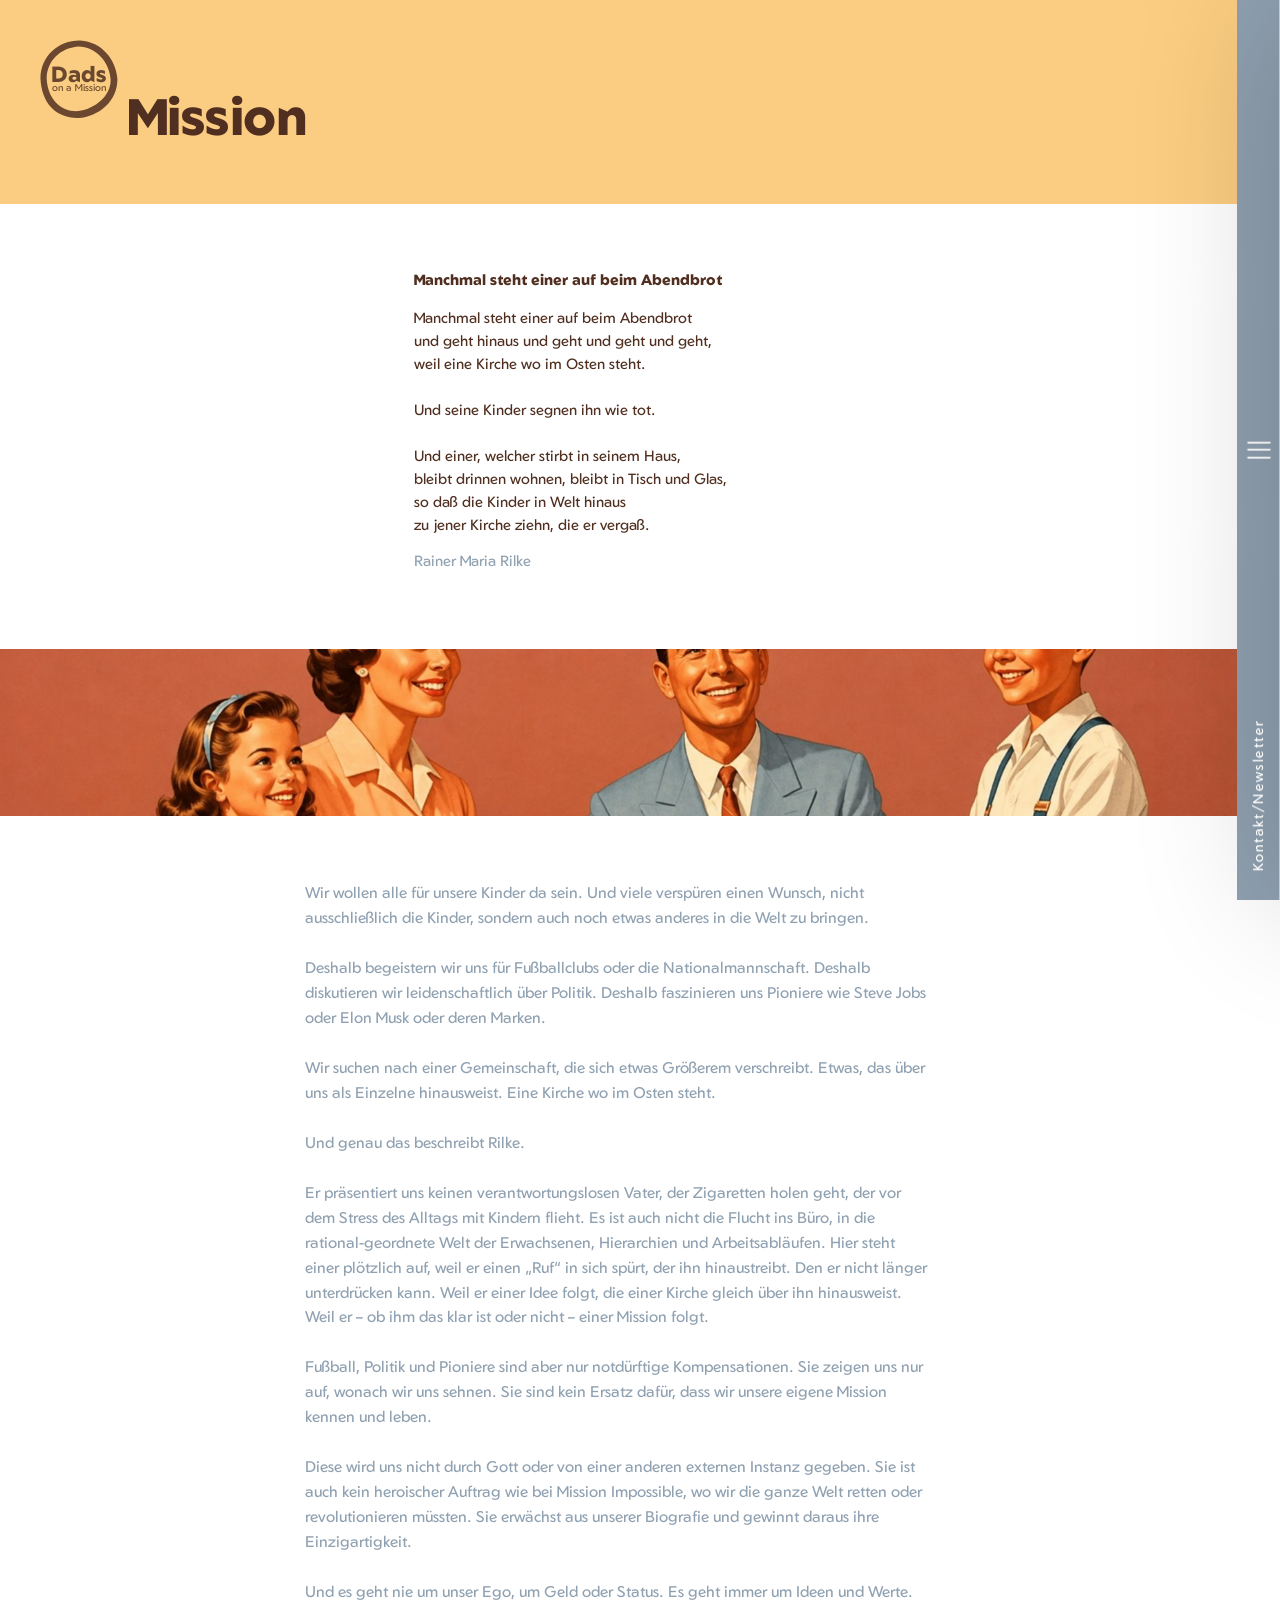
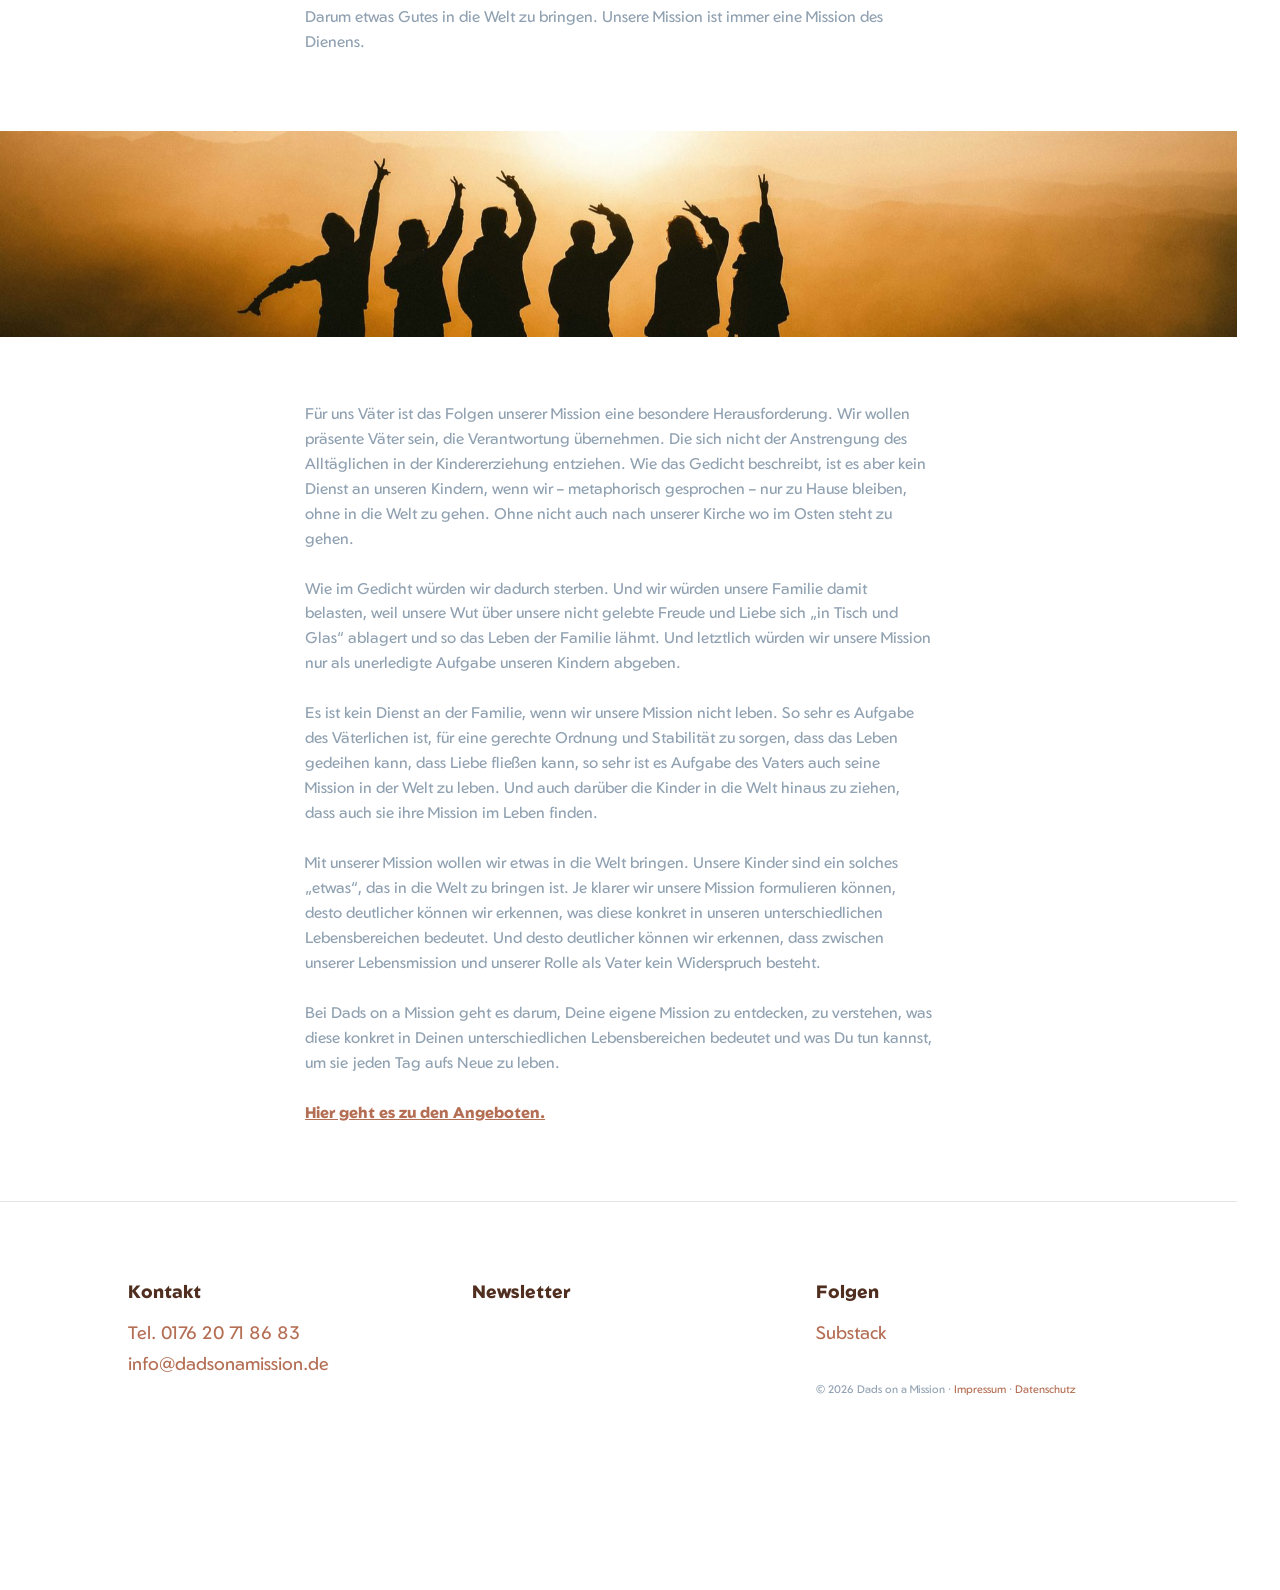
<file: warum-mission.html>
<!DOCTYPE html>
<html lang="de">
<head>
<meta charset="UTF-8">
<meta name="viewport" content="width=device-width, initial-scale=1.0">
<link rel="icon" type="image/x-icon" href="favicon.ico">
<link rel="icon" type="image/png" sizes="32x32" href="favicon-32x32.png">
<link rel="icon" type="image/png" sizes="16x16" href="favicon-16x16.png">
<link rel="apple-touch-icon" sizes="180x180" href="apple-touch-icon.png">
<title>Warum Mission? — Dads on a Mission</title>
<meta name="description" content="Warum die Mission von Dads on a Mission wichtig ist.">
<link rel="preconnect" href="https://fonts.googleapis.com">
<link rel="preconnect" href="https://fonts.gstatic.com" crossorigin>
<link href="https://fonts.googleapis.com/css2?family=Geom:wght@300;400;600;700;800&display=swap" rel="stylesheet">
<link rel="stylesheet" href="style.css">
</head>
<body class="subpage">
  <!-- ================= HEADER: fixe Spalte rechts + Fullscreen-Menü ================= -->
  <header id="header">
    <div class="inside">
      <!-- Nur auf Mobil sichtbar (siehe Handy-Mockup): persistenter
           "Startseite"-Schnellzugriff links in der unteren Leiste,
           neben Kontakt (rechts) und Burger (mittig). -->
      <a href="index.html" class="mobile-home-link">Startseite</a>

      <div class="burger" id="burgerBtn" role="button" tabindex="0" aria-label="Menü öffnen" aria-expanded="false">
        <span class="line l1"></span>
        <span class="line l2"></span>
        <span class="line l3"></span>
      </div>

      <nav class="bigmenu" id="bigmenu" aria-hidden="true">
        <div class="flexwrapper">
          <div class="nav-side">
            <ul>
              <li><a href="angebote.html"><span class="num">1</span><span class="label">Angebote</span></a></li>
              <li><a href="warum-mission.html"><span class="num">2</span><span class="label">Warum Mission?</span></a></li>
              <li><a href="wie-ich-arbeite.html"><span class="num">3</span><span class="label">Wie ich arbeite.</span></a></li>
              <li><a href="vision-mitmachen.html"><span class="num">4</span><span class="label">Vision &amp; Mitmachen</span></a></li>
              <li><a href="das-bin-ich.html"><span class="num">5</span><span class="label">Das bin ich.</span></a></li>
            </ul>
          </div>
          <div class="link-side">
            <div class="box top"><a href="https://danielgoldmann.substack.com/" target="_blank" rel="noopener">Blog</a></div>
            <div class="box bottom">
              <a href="index.html" aria-label="Zur Startseite" class="menu-logo-link">
                <svg viewBox="0 0 210 210" aria-hidden="true" xmlns="http://www.w3.org/2000/svg"><path style="fill:#ffffff;fill-opacity:1;stroke-width:0.264583" d="M 108.29781,6.4218302 C 52.695097,5.673423 6.3625908,45.864101 6.3626421,105.2086 9.7301823,164.92728 42.592305,205.20875 103.05933,204.83452 157.9137,201.84116 205.67874,158.56626 203.43361,102.96353 199.31771,55.59271 163.90054,9.7893706 108.29781,6.4218302 Z m -5.378,15.2094068 c 45.56339,7.2e-5 81.75144,40.678257 83.24822,86.241643 0.74829,37.3315 -36.18812,73.51955 -82.87404,79.50645 -43.6925,2.61918 -78.383849,-30.20128 -81.003162,-82.49987 6.8e-5,-45.563388 33.194708,-78.758028 80.628982,-83.248223 z" /><text style="font-size:56.4444px;fill:#ffffff" x="33.477898" y="111.69743"><tspan style="font-weight:800;font-family:'Geom', sans-serif;fill:#ffffff" x="33.477898" y="111.69743">Dads</tspan></text><text style="font-size:25.2236px;fill:#ffffff" x="36.118958" y="136.92235"><tspan style="font-weight:400;font-family:'Geom', sans-serif;fill:#ffffff" x="36.118958" y="136.92235">on a Mission</tspan></text></svg>
              </a>
            </div>
          </div>
        </div>
      </nav>
    </div>
  </header>

  <!-- ================= KONTAKT-AUSKLAPPER (unabhängig vom Hauptmenü) ================= -->
  <div class="contact-tab" id="contactTab" role="button" tabindex="0">Kontakt/Newsletter</div>
  <aside id="contactSidebar" aria-hidden="true">
    <div class="contact-logo-mark" aria-hidden="true">
      <svg viewBox="0 0 210 210" xmlns="http://www.w3.org/2000/svg"><path d="M 148.70896,-16.777165 C 93.10625,-17.525572 46.773743,22.665106 46.773795,82.009605 c 3.36754,59.718675 36.229663,100.000145 96.696685,99.625915 54.85437,-2.99336 102.61941,-46.26826 100.37428,-101.870985 -4.1159,-47.37082 -39.53307,-93.174159 -95.1358,-96.5417 z m -5.378,15.209407 c 45.56339,7.2e-5 81.75144,40.678257 83.24822,86.241643 0.74829,37.331495 -36.18812,73.519545 -82.87404,79.506445 -43.6925,2.61918 -78.383846,-30.20128 -81.003159,-82.499865 6.8e-5,-45.563388 33.194708,-78.758028 80.628979,-83.248223 z" /><text style="font-size:56.4444px" x="73.889053" y="88.498436"><tspan style="font-weight:800;font-family:'Geom', sans-serif" x="73.889053" y="88.498436">Dads</tspan></text><text style="font-size:25.2236px" x="76.530113" y="113.72335"><tspan style="font-weight:400;font-family:'Geom', sans-serif" x="76.530113" y="113.72335">on a Mission</tspan></text></svg>
    </div>
    <div class="close" id="contactClose" role="button" tabindex="0" aria-label="Kontakt schließen">&times;</div>
    <div class="contact-panel-inner">
      <div class="contact-panel-top">
        <p class="contact-address">Daniel Goldmann</p>
        <div class="contact-details-col2">
          <a href="tel:+4917620718683">Tel. 0176 20 71 86 83</a>
          <a href="mailto:info@dadsonamission.de">info@dadsonamission.de</a>
        </div>
      </div>
      <p class="contact-newsletter-intro">Erhalte neueste Infos sowohl zu den<br>Online- als auch Präsenz-Angeboten von<br><em>Dads on a Mission</em> per Mail:</p>
      <div class="newsletter-embed contact-newsletter-embed">
        <div class="newsletter-embed-crop">
          <iframe src="https://danielgoldmann.substack.com/embed?transparent=1" height="320" style="border: 0; background: transparent" frameborder="0" scrolling="no" title="Newsletter-Anmeldung von Dads on a Mission"></iframe>
        </div>
      </div>
      <p class="contact-legal"><a href="impressum.html">Impressum</a> &middot; <a href="datenschutz.html">Datenschutz</a></p>
    </div>
  </aside>

  <!-- Eck-Logo: auf Unterseiten dauerhaft fix (kein Hero/Start-Scroll-Trigger nötig) -->
  <div class="corner-logo static-fixed" id="cornerLogo">
    <a href="index.html" aria-label="Zur Startseite" class="corner-logo-link"><svg viewBox="0 0 210 210" aria-hidden="true" xmlns="http://www.w3.org/2000/svg"><path id="path9" style="fill:currentColor;fill-opacity:1;stroke-width:0.264583" d="M 108.29781,6.4218302 C 52.695097,5.673423 6.3625908,45.864101 6.3626421,105.2086 9.7301823,164.92728 42.592305,205.20875 103.05933,204.83452 157.9137,201.84116 205.67874,158.56626 203.43361,102.96353 199.31771,55.59271 163.90054,9.7893706 108.29781,6.4218302 Z m -5.378,15.2094068 c 45.56339,7.2e-5 81.75144,40.678257 83.24822,86.241643 0.74829,37.3315 -36.18812,73.51955 -82.87404,79.50645 -43.6925,2.61918 -78.383849,-30.20128 -81.003162,-82.49987 6.8e-5,-45.563388 33.194708,-78.758028 80.628982,-83.248223 z" /><text style="font-size:56.4444px;fill:currentColor" x="33.477898" y="111.69743"><tspan style="font-weight:800;font-family:'Geom', sans-serif;fill:currentColor" x="33.477898" y="111.69743">Dads</tspan></text><text style="font-size:25.2236px;fill:currentColor" x="36.118958" y="136.92235"><tspan style="font-weight:400;font-family:'Geom', sans-serif;fill:currentColor" x="36.118958" y="136.92235">on a Mission</tspan></text></svg></a>
  </div>

  <main class="subpage-main">
    <!-- MISSION-HEADER: ahmt die Header-Bänder von "Fatherhood"/"Nach-Vatern"/
         "Angebote" nach, hier in Cream (#FBCD82) mit Dark-Leather-Schrift.
         Überschrift bisher ohne Unterzeile (Struktur erlaubt das Nachrüsten
         einer .mission-heading-sub später). -->
    <div class="mission-heading-band">
      <h1 class="mission-heading-band-title">Mission</h1>
    </div>

    <div class="mission-content mission-content-poem">
      <blockquote class="mission-poem">
        <p class="mission-poem-title">Manchmal steht einer auf beim Abendbrot</p>
        <p>Manchmal steht einer auf beim Abendbrot<br>
        und geht hinaus und geht und geht und geht,<br>
        weil eine Kirche wo im Osten steht.<br><br>
        Und seine Kinder segnen ihn wie tot.<br><br>
        Und einer, welcher stirbt in seinem Haus,<br>
        bleibt drinnen wohnen, bleibt in Tisch und Glas,<br>
        so daß die Kinder in Welt hinaus<br>
        zu jener Kirche ziehn, die er vergaß.</p>
        <p class="mission-poem-attribution">Rainer Maria Rilke</p>
      </blockquote>
    </div>

    <!-- Zweiter Parallax-Banner, gleiche Ausschnittshöhe (1/4 der
         Bildhöhe) wie beim Banner weiter unten, direkt unter dem Gedicht.
         Ebenfalls außerhalb von .mission-content für volle Seitenbreite. -->
    <div class="mission-banner mission-banner-family" id="missionBannerFamily">
      <img src="assets/mission-banner-family.jpg" alt="Familie mit zwei Kindern und Hund, illustriert im Stil eines klassischen Familienfotos" id="missionBannerFamilyImg">
    </div>

    <div class="mission-content">
      <div class="mission-body">
        <p>Wir wollen alle für unsere Kinder da sein. Und viele verspüren einen Wunsch, nicht ausschließlich die Kinder, sondern auch noch etwas anderes in die Welt zu bringen.</p>
        <p>Deshalb begeistern wir uns für Fußballclubs oder die Nationalmannschaft. Deshalb diskutieren wir leidenschaftlich über Politik. Deshalb faszinieren uns Pioniere wie Steve Jobs oder Elon Musk oder deren Marken.</p>
        <p>Wir suchen nach einer Gemeinschaft, die sich etwas Größerem verschreibt. Etwas, das über uns als Einzelne hinausweist. Eine Kirche wo im Osten steht.</p>
        <p>Und genau das beschreibt Rilke.</p>
        <p>Er präsentiert uns keinen verantwortungslosen Vater, der Zigaretten holen geht, der vor dem Stress des Alltags mit Kindern flieht. Es ist auch nicht die Flucht ins Büro, in die rational-geordnete Welt der Erwachsenen, Hierarchien und Arbeitsabläufen. Hier steht einer plötzlich auf, weil er einen &bdquo;Ruf&ldquo; in sich spürt, der ihn hinaustreibt. Den er nicht länger unterdrücken kann. Weil er einer Idee folgt, die einer Kirche gleich über ihn hinausweist. Weil er &ndash; ob ihm das klar ist oder nicht &ndash; einer Mission folgt.</p>
        <p>Fußball, Politik und Pioniere sind aber nur notdürftige Kompensationen. Sie zeigen uns nur auf, wonach wir uns sehnen. Sie sind kein Ersatz dafür, dass wir unsere eigene Mission kennen und leben.</p>
        <p>Diese wird uns nicht durch Gott oder von einer anderen externen Instanz gegeben. Sie ist auch kein heroischer Auftrag wie bei Mission Impossible, wo wir die ganze Welt retten oder revolutionieren müssten. Sie erwächst aus unserer Biografie und gewinnt daraus ihre Einzigartigkeit.</p>
        <p>Und es geht nie um unser Ego, um Geld oder Status. Es geht immer um Ideen und Werte. Darum etwas Gutes in die Welt zu bringen. Unsere Mission ist immer eine Mission des Dienens.</p>
      </div>
    </div>

    <!-- Parallax-Banner: bewusst AUSSERHALB von .mission-content platziert,
         damit es die volle Breite der Seite (statt nur die schmale
         Textspalte) einnehmen kann. Fenster zeigt nur ein Viertel der
         Bildhöhe, im Ruhezustand die untere Bildhälfte (siehe Kommentar in
         style.css bei .mission-banner für die genaue Herleitung). -->
    <div class="mission-banner" id="missionBanner">
      <img src="assets/mission-banner.jpg" alt="Gruppe von Menschen bei Sonnenuntergang, Hände jubelnd erhoben" id="missionBannerImg">
    </div>

    <div class="mission-content">
      <div class="mission-body">
        <p>Für uns Väter ist das Folgen unserer Mission eine besondere Herausforderung. Wir wollen präsente Väter sein, die Verantwortung übernehmen. Die sich nicht der Anstrengung des Alltäglichen in der Kindererziehung entziehen. Wie das Gedicht beschreibt, ist es aber kein Dienst an unseren Kindern, wenn wir &ndash; metaphorisch gesprochen &ndash; nur zu Hause bleiben, ohne in die Welt zu gehen. Ohne nicht auch nach unserer Kirche wo im Osten steht zu gehen.</p>
        <p>Wie im Gedicht würden wir dadurch sterben. Und wir würden unsere Familie damit belasten, weil unsere Wut über unsere nicht gelebte Freude und Liebe sich &bdquo;in Tisch und Glas&ldquo; ablagert und so das Leben der Familie lähmt. Und letztlich würden wir unsere Mission nur als unerledigte Aufgabe unseren Kindern abgeben.</p>
        <p>Es ist kein Dienst an der Familie, wenn wir unsere Mission nicht leben. So sehr es Aufgabe des Väterlichen ist, für eine gerechte Ordnung und Stabilität zu sorgen, dass das Leben gedeihen kann, dass Liebe fließen kann, so sehr ist es Aufgabe des Vaters auch seine Mission in der Welt zu leben. Und auch darüber die Kinder in die Welt hinaus zu ziehen, dass auch sie ihre Mission im Leben finden.</p>
        <p>Mit unserer Mission wollen wir etwas in die Welt bringen. Unsere Kinder sind ein solches &bdquo;etwas&ldquo;, das in die Welt zu bringen ist. Je klarer wir unsere Mission formulieren können, desto deutlicher können wir erkennen, was diese konkret in unseren unterschiedlichen Lebensbereichen bedeutet. Und desto deutlicher können wir erkennen, dass zwischen unserer Lebensmission und unserer Rolle als Vater kein Widerspruch besteht.</p>
        <p>Bei Dads on a Mission geht es darum, Deine eigene Mission zu entdecken, zu verstehen, was diese konkret in Deinen unterschiedlichen Lebensbereichen bedeutet und was Du tun kannst, um sie jeden Tag aufs Neue zu leben.</p>
        <p class="mission-body-link"><a href="angebote.html">Hier geht es zu den Angeboten.</a></p>
      </div>
    </div>
  </main>
  <!-- ================= FOOTER ================= -->
  <footer id="footer" role="contentinfo">
    <div class="inside">
      <div class="column" id="kontakt">
        <h3>Kontakt</h3>
        <p>
          <a href="tel:+4917620718683">Tel. 0176 20 71 86 83</a><br>
          <a href="mailto:info@dadsonamission.de">info@dadsonamission.de</a>
        </p>
      </div>
      <div class="column">
        <h3>Newsletter</h3>
        <div class="newsletter-embed footer-newsletter-embed">
          <div class="newsletter-embed-crop">
            <iframe src="https://danielgoldmann.substack.com/embed?transparent=1" height="320" style="border: 0; background: transparent" frameborder="0" scrolling="no" title="Newsletter-Anmeldung von Dads on a Mission"></iframe>
          </div>
        </div>
      </div>
      <div class="column">
        <h3>Folgen</h3>
        <ul class="socials">
          <li><a href="https://danielgoldmann.substack.com/" target="_blank" rel="noopener">Substack</a></li>
        </ul>
        <p class="fineprint">© 2026 Dads on a Mission · <a href="impressum.html">Impressum</a> · <a href="datenschutz.html">Datenschutz</a></p>
      </div>
    </div>
  </footer>
<script src="script.js"></script>
</body>
</html>
</file>
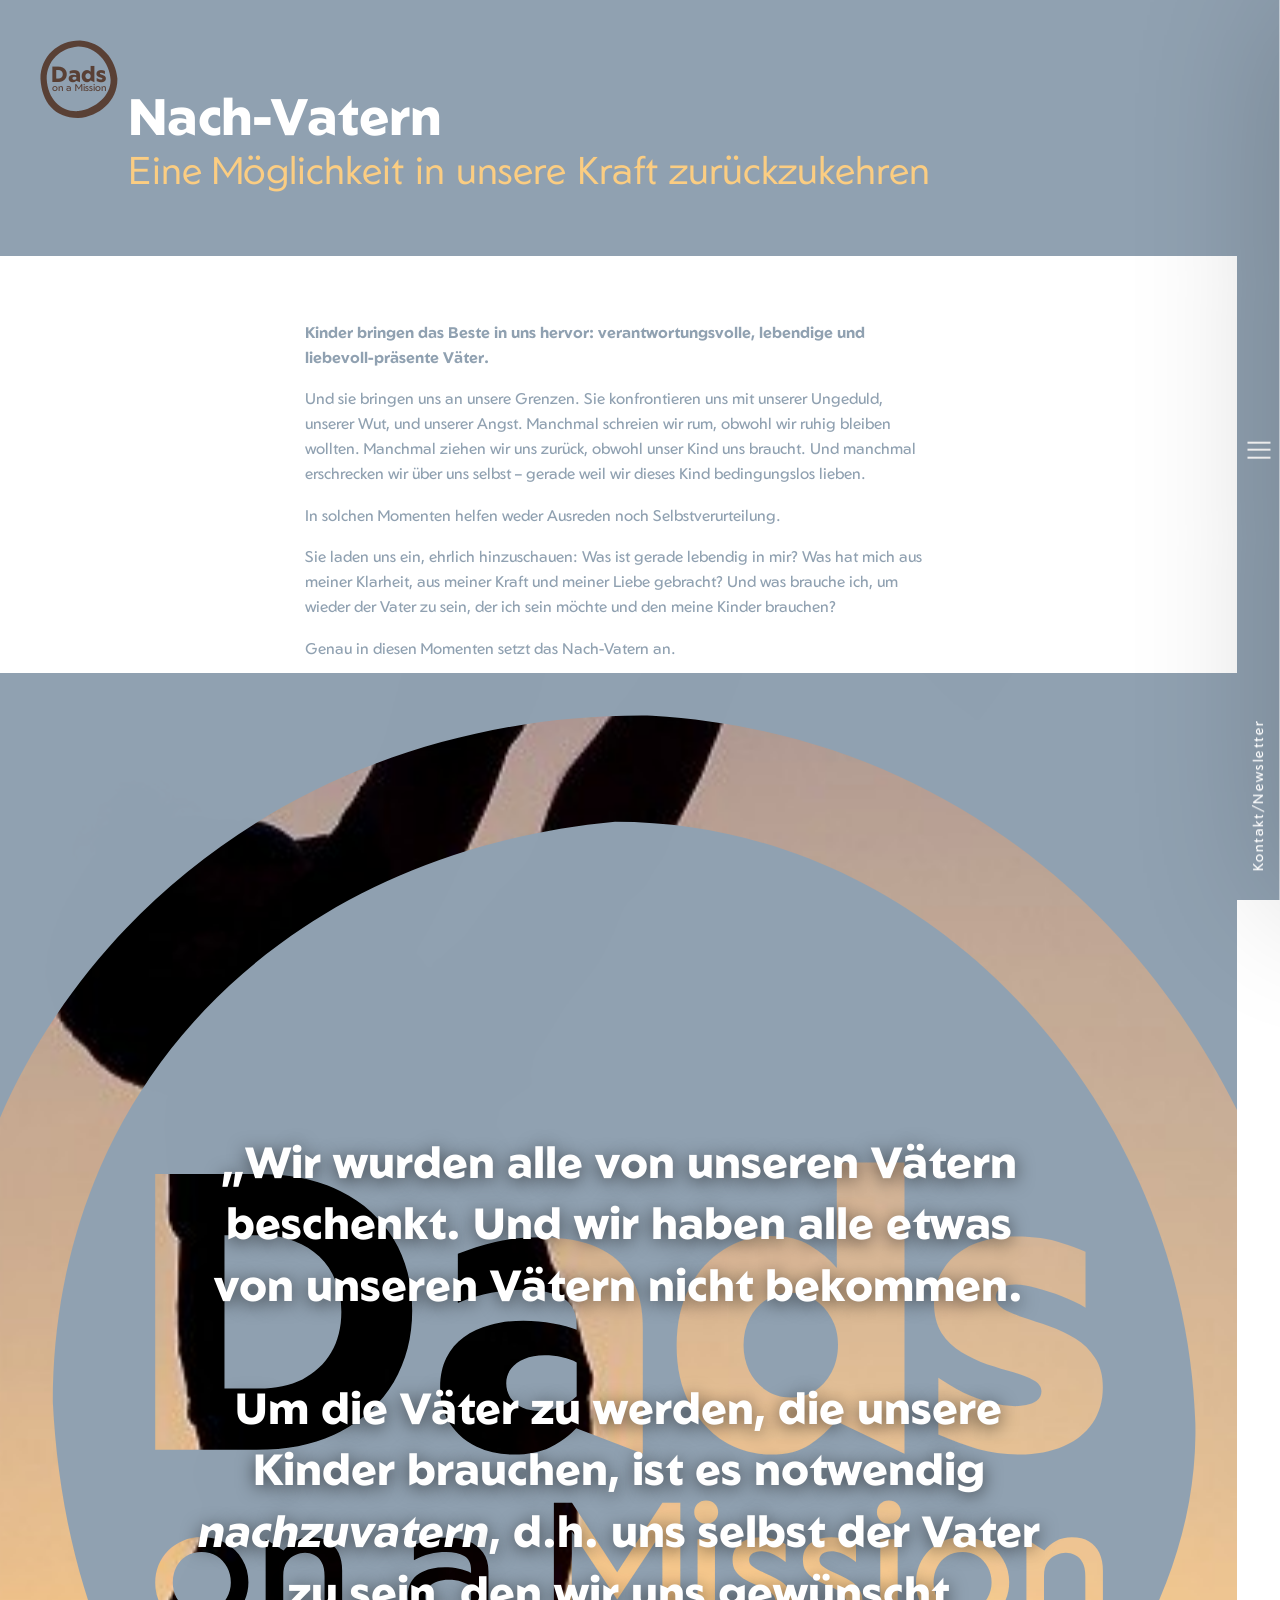
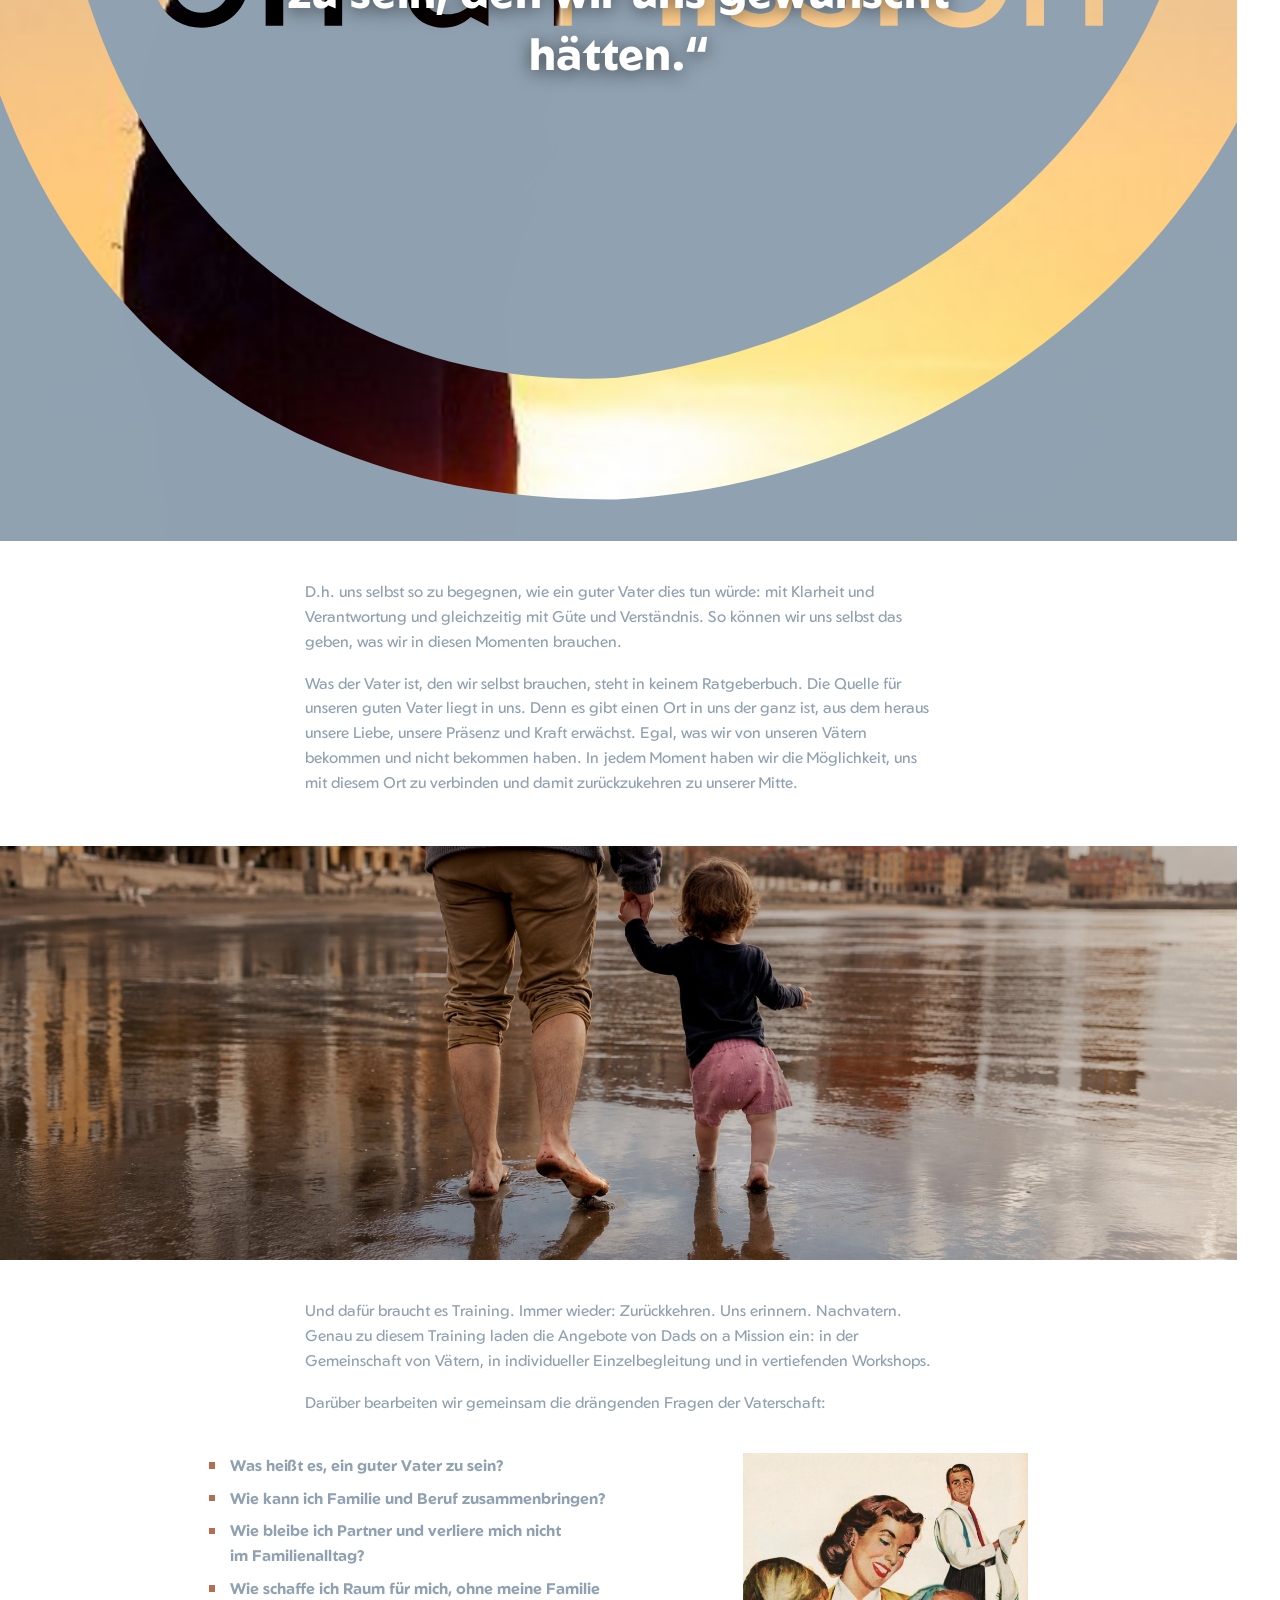
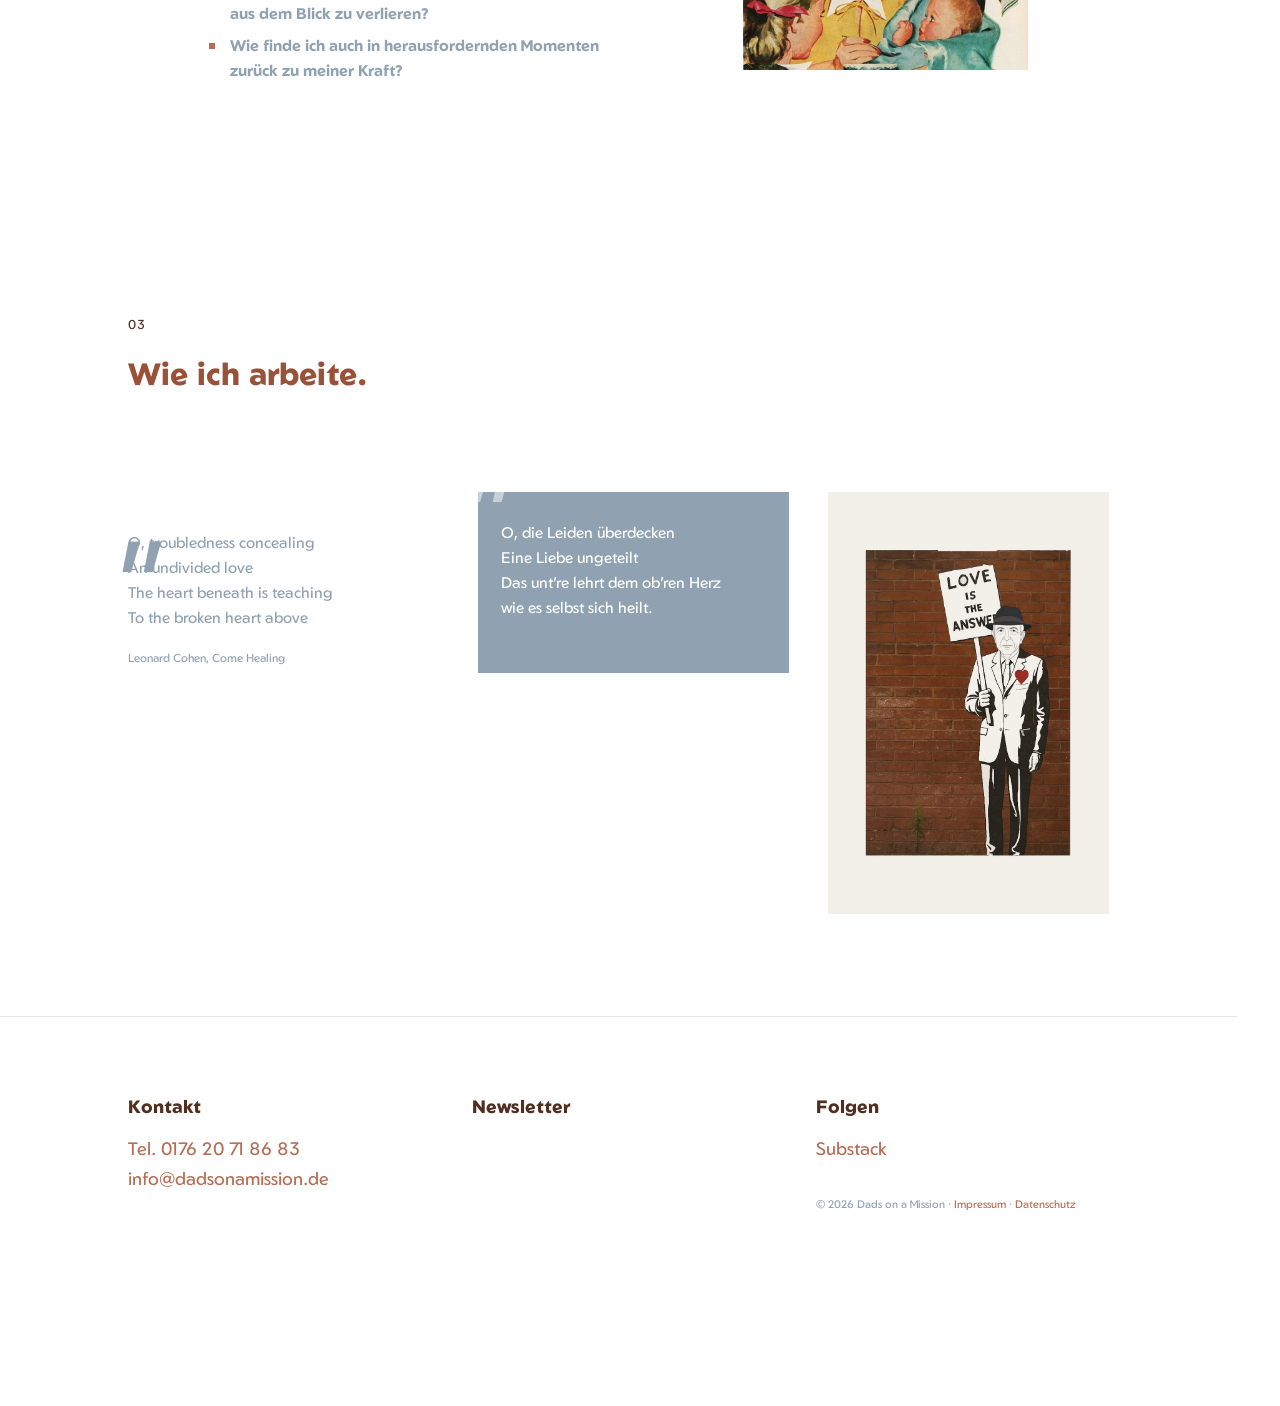
<file: wie-ich-arbeite.html>
<!DOCTYPE html>
<html lang="de">
<head>
<meta charset="UTF-8">
<meta name="viewport" content="width=device-width, initial-scale=1.0">
<link rel="icon" type="image/x-icon" href="favicon.ico">
<link rel="icon" type="image/png" sizes="32x32" href="favicon-32x32.png">
<link rel="icon" type="image/png" sizes="16x16" href="favicon-16x16.png">
<link rel="apple-touch-icon" sizes="180x180" href="apple-touch-icon.png">
<title>Wie ich arbeite. — Dads on a Mission</title>
<meta name="description" content="Wie ich arbeite — die Haltung hinter Dads on a Mission.">
<link rel="preconnect" href="https://fonts.googleapis.com">
<link rel="preconnect" href="https://fonts.gstatic.com" crossorigin>
<link href="https://fonts.googleapis.com/css2?family=Geom:wght@300;400;600;700;800&display=swap" rel="stylesheet">
<link rel="stylesheet" href="style.css">
</head>
<body class="subpage">
  <!-- ================= HEADER: fixe Spalte rechts + Fullscreen-Menü ================= -->
  <header id="header">
    <div class="inside">
      <!-- Nur auf Mobil sichtbar (siehe Handy-Mockup): persistenter
           "Startseite"-Schnellzugriff links in der unteren Leiste,
           neben Kontakt (rechts) und Burger (mittig). -->
      <a href="index.html" class="mobile-home-link">Startseite</a>

      <div class="burger" id="burgerBtn" role="button" tabindex="0" aria-label="Menü öffnen" aria-expanded="false">
        <span class="line l1"></span>
        <span class="line l2"></span>
        <span class="line l3"></span>
      </div>

      <nav class="bigmenu" id="bigmenu" aria-hidden="true">
        <div class="flexwrapper">
          <div class="nav-side">
            <ul>
              <li><a href="angebote.html"><span class="num">1</span><span class="label">Angebote</span></a></li>
              <li><a href="warum-mission.html"><span class="num">2</span><span class="label">Warum Mission?</span></a></li>
              <li><a href="wie-ich-arbeite.html"><span class="num">3</span><span class="label">Wie ich arbeite.</span></a></li>
              <li><a href="vision-mitmachen.html"><span class="num">4</span><span class="label">Vision &amp; Mitmachen</span></a></li>
              <li><a href="das-bin-ich.html"><span class="num">5</span><span class="label">Das bin ich.</span></a></li>
            </ul>
          </div>
          <div class="link-side">
            <div class="box top"><a href="https://danielgoldmann.substack.com/" target="_blank" rel="noopener">Blog</a></div>
            <div class="box bottom">
              <a href="index.html" aria-label="Zur Startseite" class="menu-logo-link">
                <svg viewBox="0 0 210 210" aria-hidden="true" xmlns="http://www.w3.org/2000/svg"><path style="fill:#ffffff;fill-opacity:1;stroke-width:0.264583" d="M 108.29781,6.4218302 C 52.695097,5.673423 6.3625908,45.864101 6.3626421,105.2086 9.7301823,164.92728 42.592305,205.20875 103.05933,204.83452 157.9137,201.84116 205.67874,158.56626 203.43361,102.96353 199.31771,55.59271 163.90054,9.7893706 108.29781,6.4218302 Z m -5.378,15.2094068 c 45.56339,7.2e-5 81.75144,40.678257 83.24822,86.241643 0.74829,37.3315 -36.18812,73.51955 -82.87404,79.50645 -43.6925,2.61918 -78.383849,-30.20128 -81.003162,-82.49987 6.8e-5,-45.563388 33.194708,-78.758028 80.628982,-83.248223 z" /><text style="font-size:56.4444px;fill:#ffffff" x="33.477898" y="111.69743"><tspan style="font-weight:800;font-family:'Geom', sans-serif;fill:#ffffff" x="33.477898" y="111.69743">Dads</tspan></text><text style="font-size:25.2236px;fill:#ffffff" x="36.118958" y="136.92235"><tspan style="font-weight:400;font-family:'Geom', sans-serif;fill:#ffffff" x="36.118958" y="136.92235">on a Mission</tspan></text></svg>
              </a>
            </div>
          </div>
        </div>
      </nav>
    </div>
  </header>

  <!-- ================= KONTAKT-AUSKLAPPER (unabhängig vom Hauptmenü) ================= -->
  <div class="contact-tab" id="contactTab" role="button" tabindex="0">Kontakt/Newsletter</div>
  <aside id="contactSidebar" aria-hidden="true">
    <div class="contact-logo-mark" aria-hidden="true">
      <svg viewBox="0 0 210 210" xmlns="http://www.w3.org/2000/svg"><path d="M 148.70896,-16.777165 C 93.10625,-17.525572 46.773743,22.665106 46.773795,82.009605 c 3.36754,59.718675 36.229663,100.000145 96.696685,99.625915 54.85437,-2.99336 102.61941,-46.26826 100.37428,-101.870985 -4.1159,-47.37082 -39.53307,-93.174159 -95.1358,-96.5417 z m -5.378,15.209407 c 45.56339,7.2e-5 81.75144,40.678257 83.24822,86.241643 0.74829,37.331495 -36.18812,73.519545 -82.87404,79.506445 -43.6925,2.61918 -78.383846,-30.20128 -81.003159,-82.499865 6.8e-5,-45.563388 33.194708,-78.758028 80.628979,-83.248223 z" /><text style="font-size:56.4444px" x="73.889053" y="88.498436"><tspan style="font-weight:800;font-family:'Geom', sans-serif" x="73.889053" y="88.498436">Dads</tspan></text><text style="font-size:25.2236px" x="76.530113" y="113.72335"><tspan style="font-weight:400;font-family:'Geom', sans-serif" x="76.530113" y="113.72335">on a Mission</tspan></text></svg>
    </div>
    <div class="close" id="contactClose" role="button" tabindex="0" aria-label="Kontakt schließen">&times;</div>
    <div class="contact-panel-inner">
      <div class="contact-panel-top">
        <p class="contact-address">Daniel Goldmann</p>
        <div class="contact-details-col2">
          <a href="tel:+4917620718683">Tel. 0176 20 71 86 83</a>
          <a href="mailto:info@dadsonamission.de">info@dadsonamission.de</a>
        </div>
      </div>
      <p class="contact-newsletter-intro">Erhalte neueste Infos sowohl zu den<br>Online- als auch Präsenz-Angeboten von<br><em>Dads on a Mission</em> per Mail:</p>
      <div class="newsletter-embed contact-newsletter-embed">
        <div class="newsletter-embed-crop">
          <iframe src="https://danielgoldmann.substack.com/embed?transparent=1" height="320" style="border: 0; background: transparent" frameborder="0" scrolling="no" title="Newsletter-Anmeldung von Dads on a Mission"></iframe>
        </div>
      </div>
      <p class="contact-legal"><a href="impressum.html">Impressum</a> &middot; <a href="datenschutz.html">Datenschutz</a></p>
    </div>
  </aside>

  <!-- Eck-Logo: auf Unterseiten dauerhaft fix (kein Hero/Start-Scroll-Trigger nötig) -->
  <div class="corner-logo static-fixed" id="cornerLogo">
    <a href="index.html" aria-label="Zur Startseite" class="corner-logo-link"><svg viewBox="0 0 210 210" aria-hidden="true" xmlns="http://www.w3.org/2000/svg"><path id="path9" style="fill:currentColor;fill-opacity:1;stroke-width:0.264583" d="M 108.29781,6.4218302 C 52.695097,5.673423 6.3625908,45.864101 6.3626421,105.2086 9.7301823,164.92728 42.592305,205.20875 103.05933,204.83452 157.9137,201.84116 205.67874,158.56626 203.43361,102.96353 199.31771,55.59271 163.90054,9.7893706 108.29781,6.4218302 Z m -5.378,15.2094068 c 45.56339,7.2e-5 81.75144,40.678257 83.24822,86.241643 0.74829,37.3315 -36.18812,73.51955 -82.87404,79.50645 -43.6925,2.61918 -78.383849,-30.20128 -81.003162,-82.49987 6.8e-5,-45.563388 33.194708,-78.758028 80.628982,-83.248223 z" /><text style="font-size:56.4444px;fill:currentColor" x="33.477898" y="111.69743"><tspan style="font-weight:800;font-family:'Geom', sans-serif;fill:currentColor" x="33.477898" y="111.69743">Dads</tspan></text><text style="font-size:25.2236px;fill:currentColor" x="36.118958" y="136.92235"><tspan style="font-weight:400;font-family:'Geom', sans-serif;fill:currentColor" x="36.118958" y="136.92235">on a Mission</tspan></text></svg></a>
  </div>

  <main class="subpage-main">
    <!-- NACH-VÄTERN-CUTOUT + REFLEXIONSTEXT: von der Startseite hierher
         verlagert, steht jetzt am Anfang der Seite. Graues Header-Band zu
         Beginn ahmt die Pitch-Heading-Band auf der Startseite nach
         (gleiche Größe/Farbe für die Hauptzeile, nur grau statt
         Santa-Fe). Cutout-Effekt (Foto + ausgestanztes Logo, verstärkter
         Parallax) sitzt MITTEN im Text, ohne Überschrift (die steht vorne
         im Header-Band), oben und unten gleich stark beschnitten. Ersetzt
         die frühere, unausgefüllte Platzhalter-Nach-Vätern-Sektion. -->
    <section class="gold-section">
      <div class="nachvatern-heading-band">
        <h2 class="nachvatern-heading-band-title">
          <span class="nachvatern-heading-main">Nach-Vatern</span>
          <span class="nachvatern-heading-sub">Eine Möglichkeit in unsere Kraft zurückzukehren</span>
        </h2>
      </div>

      <div class="gold-body gold-body-intro">
        <p><b>Kinder bringen das Beste in uns hervor: verantwortungsvolle, lebendige und liebevoll-präsente Väter.</b></p>
        <p>Und sie bringen uns an unsere Grenzen. Sie konfrontieren uns mit unserer Ungeduld, unserer Wut, und unserer Angst. Manchmal schreien wir rum, obwohl wir ruhig bleiben wollten. Manchmal ziehen wir uns zurück, obwohl unser Kind uns braucht. Und manchmal erschrecken wir über uns selbst – gerade weil wir dieses Kind bedingungslos lieben.</p>
        <p>In solchen Momenten helfen weder Ausreden noch Selbstverurteilung.</p>
        <p>Sie laden uns ein, ehrlich hinzuschauen: Was ist gerade lebendig in mir? Was hat mich aus meiner Klarheit, aus meiner Kraft und meiner Liebe gebracht? Und was brauche ich, um wieder der Vater zu sein, der ich sein möchte und den meine Kinder brauchen?</p>
        <p>Genau in diesen Momenten setzt das Nach-Vatern an.</p>
      </div>

      <div class="nachvatern-cutout-wrap" id="goldCutoutShowcase">
        <div class="nachvatern-cutout-photo" id="goldCutoutPhoto"></div>
        <div class="nachvatern-cutout-mask"></div>
        <blockquote class="nachvatern-quote">
          &bdquo;Wir wurden alle von unseren Vätern beschenkt. Und wir haben alle etwas von unseren Vätern nicht bekommen.<br><br>
          Um die Väter zu werden, die unsere Kinder brauchen, ist es notwendig <em>nachzuvatern</em>, d.h. uns selbst der Vater zu sein, den wir uns gewünscht hätten.&ldquo;
        </blockquote>
      </div>

      <div class="gold-body gold-body-after-cutout">
        <p>D.h. uns selbst so zu begegnen, wie ein guter Vater dies tun würde: mit Klarheit und Verantwortung und gleichzeitig mit Güte und Verständnis. So können wir uns selbst das geben, was wir in diesen Momenten brauchen.</p>
        <p>Was der Vater ist, den wir selbst brauchen, steht in keinem Ratgeberbuch. Die Quelle für unseren guten Vater liegt in uns. Denn es gibt einen Ort in uns der ganz ist, aus dem heraus unsere Liebe, unsere Präsenz und Kraft erwächst. Egal, was wir von unseren Vätern bekommen und nicht bekommen haben. In jedem Moment haben wir die Möglichkeit, uns mit diesem Ort zu verbinden und damit zurückzukehren zu unserer Mitte.</p>
      </div>

      <div class="gold-banner">
        <img src="assets/gold-banner.jpg" alt="Vater und Kind gemeinsam am Wasser">
      </div>

      <div class="gold-body">
        <p>Und dafür braucht es Training. Immer wieder: Zurückkehren. Uns erinnern. Nachvatern. Genau zu diesem Training laden die Angebote von Dads on a Mission ein: in der Gemeinschaft von Vätern, in individueller Einzelbegleitung und in vertiefenden Workshops.</p>
        <p>Darüber bearbeiten wir gemeinsam die drängenden Fragen der Vaterschaft:</p>
      </div>

      <div class="gold-questions-wrap">
        <ul class="gold-questions">
          <li>Was heißt es, ein guter Vater zu sein?</li>
          <li>Wie kann ich Familie und Beruf zusammenbringen?</li>
          <li>Wie bleibe ich Partner und verliere mich nicht<br class="lb">im Familienalltag?</li>
          <li>Wie schaffe ich Raum für mich, ohne meine Familie<br class="lb">aus dem Blick zu verlieren?</li>
          <li>Wie finde ich auch in herausfordernden Momenten<br class="lb">zurück zu meiner Kraft?</li>
        </ul>
        <div class="gold-illustration">
          <img src="assets/gold-illustration.jpg" alt="Illustration zur Vaterschaft">
        </div>
      </div>
    </section>

    <section class="subpage-hero wia-hero">
      <p class="eyebrow">03</p>
      <h1>Wie ich arbeite.</h1>
    </section>
    <div class="wia-content">
      <div class="wia-quotes">
        <div class="wia-quote-block">
          <span class="wia-mark">&bdquo;</span>
          <p class="wia-text-en">O, troubledness concealing<br>An undivided love<br>The heart beneath is teaching<br>To the broken heart above</p>
          <p class="wia-attribution">Leonard Cohen, Come Healing</p>
        </div>
        <div class="wia-quote-block wia-quote-de">
          <span class="wia-mark">&rdquo;</span>
          <p class="wia-text-de">O, die Leiden überdecken<br>Eine Liebe ungeteilt<br>Das unt're lehrt dem ob'ren Herz<br>wie es selbst sich heilt.</p>
        </div>
      </div>
      <div class="wia-image">
        <img src="assets/love-is-the-answer.jpg" alt="Mann hält ein handgeschriebenes Schild mit der Aufschrift LOVE IS THE ANSWER">
      </div>
    </div>
  </main>
  <!-- ================= FOOTER ================= -->
  <footer id="footer" role="contentinfo">
    <div class="inside">
      <div class="column" id="kontakt">
        <h3>Kontakt</h3>
        <p>
          <a href="tel:+4917620718683">Tel. 0176 20 71 86 83</a><br>
          <a href="mailto:info@dadsonamission.de">info@dadsonamission.de</a>
        </p>
      </div>
      <div class="column">
        <h3>Newsletter</h3>
        <div class="newsletter-embed footer-newsletter-embed">
          <div class="newsletter-embed-crop">
            <iframe src="https://danielgoldmann.substack.com/embed?transparent=1" height="320" style="border: 0; background: transparent" frameborder="0" scrolling="no" title="Newsletter-Anmeldung von Dads on a Mission"></iframe>
          </div>
        </div>
      </div>
      <div class="column">
        <h3>Folgen</h3>
        <ul class="socials">
          <li><a href="https://danielgoldmann.substack.com/" target="_blank" rel="noopener">Substack</a></li>
        </ul>
        <p class="fineprint">© 2026 Dads on a Mission · <a href="impressum.html">Impressum</a> · <a href="datenschutz.html">Datenschutz</a></p>
      </div>
    </div>
  </footer>
<script src="script.js"></script>
</body>
</html>
</file>
<file: style.css>
/* ==========================================================================
   Dads on a Mission — Stylesheet (Layout, Interaktion, Scroll-Effekte).
   Ersetze die mit "PLATZHALTER" gekennzeichneten Stellen durch eigene
   Inhalte.
   ========================================================================== */

/* ---- Design-Tokens ------------------------------------------------------
   Die Seite arbeitet mit einer festen Farbpalette und flüssiger vw-
   Typografie, die unterhalb von 900px auf feste px-Werte umschaltet —
   das ist für die Desktop/Mobil-Passung entscheidend.
--------------------------------------------------------------------------- */
:root{
  /* Markenfarbpalette "Dads on a Mission":
     Dark Leather (dunkler Kontrast/Text), Santa Fe (Akzent/Hover),
     Swiss Chocolate (zweiter Akzent, z.B. Menü-Flächen), Pastel Light
     Orange (helle Wärme-Akzente), Cadet Gray (Header-/Sidebar-Fläche). */
  --c-bg:        #ffffff;
  --c-ink:       #502F20; /* Dark Leather */
  --c-accent:    #B46E54; /* Santa Fe */
  --c-chocolate: #995138; /* Swiss Chocolate */
  --c-cream:     #FBCD82; /* Pastel Light Orange */
  --c-grey:      #90A1B1; /* Cadet Gray */

  /* Hero-Foto, aktuell assets/hero-hauptbild-2.jpg (Gruppe von Männern,
     Arme umeinander). Frühere Version bleibt als Datei erhalten
     (assets/hero-hauptbild.jpg) — zum Zurückwechseln einfach die
     nachfolgende Zeile ein-/auskommentieren. */
  /* --hero-photo: url("assets/hero-hauptbild-2.jpg"); */
  /* --hero-photo: url("assets/hero-hauptbild.jpg"); */
  /* --hero-photo: url("assets/hero-hauptbild-3.jpg"); */
  --hero-photo: url("assets/hero-hauptbild-4.jpg");

  /* Schriftart "Geom" (Google Fonts, siehe <head>) für Überschriften UND
     Fließtext — bewusst eine einzige Markenschrift in unterschiedlichen
     Schnittstärken statt dreier verschiedener Schriften, analog zum Logo,
     das ebenfalls ausschließlich Geom verwendet. Fallback-Kette: geometrische
     Grotesk-Schriften mit ähnlichem Charakter, falls Geom nicht lädt. */
  --font-display: "Geom", "Poppins", "Century Gothic", "Helvetica Neue", Arial, sans-serif;
  --font-body:    "Geom", "Poppins", "Century Gothic", "Helvetica Neue", Arial, sans-serif;
  --font-accent:  "Geom", "Poppins", "Century Gothic", "Helvetica Neue", Arial, sans-serif;

  /* Logo "Dads on a Mission" als Maskenform für den ausgestanztes-Logo-Effekt
     im Hero (aktuell nicht aktiv verwendet, siehe README). Quelldatei unter
     assets/logo-mask.svg. */
  --mask-shape: url("assets/logo-mask.svg");
  /* Sonnenuntergangsfoto (Vater wirft Kind hoch) für den "Nach-Vätern"-
     Bereich auf der "Wie ich arbeite."-Unterseite. Quelldatei unter
     assets/nach-vaetern-sunset.jpg. */
  --nachvatern-photo: url("assets/nach-vaetern-sunset.jpg");
  /* Echtes Cutout-Layer aus Logo_DoaM_ausgeschnitten_blue.svg (vom Nutzer
     geliefert) fuer den "Nach-Vaetern"-Bereich: Ring + "Dads"/"on a
     Mission" sind als Loecher in einer vollflaechigen Form ausgestanzt.
     Bewusst als Base64-Daten-URI eingebettet (nicht als externer Datei-
     Link wie die uebrigen Fotos): CSS mask-image mit einer externen SVG-
     Datei wird von Chrome bei direktem Oeffnen per Doppelklick (file://-
     Protokoll) aus Sicherheitsgruenden blockiert, wodurch das Logo-
     Wasserzeichen unsichtbar bleibt. Als eingebetteter Daten-URI
     funktioniert die Maske zuverlaessig, egal wie die Seite geoeffnet
     wird. Quelldatei zusaetzlich unter assets/nachvatern-cutout.svg. */
  --nachvatern-cutout-svg: url("[data-uri]");

  --header-w: calc(5vw * 2 / 3); /* 2/3 der ursprünglichen 5vw Breite */
  --header-h-mobile: 60px;
  --edge: var(--header-w);      /* bleibt automatisch mit der Sidebar-Breite synchron */
}

/* ---- Reset & Basis -------------------------------------------------------*/
*{margin:0;padding:0;box-sizing:border-box;}
img,svg{width:100%;height:auto;display:block;}
ul{list-style:none;}
a{color:inherit;}
hr.clear{clear:both;border:0;width:0;height:0;font-size:0;line-height:0;}
.image_container{line-height:0;}
.visually-hidden{position:absolute;width:1px;height:1px;overflow:hidden;clip:rect(0 0 0 0);white-space:nowrap;}

html{scroll-behavior:smooth;}

body{
  background-color:var(--c-bg);
  font-family:var(--font-body);
  font-weight:400; /* Geom "Regular" — 300 ist bei vielen Geom-Schnitten nicht verfügbar */
  font-size:1.4vw;
  line-height:2.4vw;
  color:var(--c-ink);
  -webkit-font-smoothing:antialiased;
  -moz-osx-font-smoothing:antialiased;
  overflow-x:hidden;
}

h1,h2,h3{
  font-family:var(--font-display);
  font-weight:800; /* Geom "Ultra-Bold", wie im Logo-Schriftzug "Dads" verwendet */
  font-size:2.4vw;
  line-height:3.4vw;
  color:var(--c-ink);
}
h3{font-size:1.6vw;line-height:2.6vw;}

p{hyphens:auto;}

@media (max-width:900px){
  body{font-size:16px;line-height:26px;}
  h1,h2,h3{font-size:20px;line-height:30px;}
  h3{font-size:20px;line-height:30px;}
}

/* Wenn Bewegung vom System reduziert gewünscht ist, alle Scroll-/Parallax-
   Animationen abschalten */
@media (prefers-reduced-motion: reduce){
  html{scroll-behavior:auto;}
  *{animation-duration:0.001ms !important;transition-duration:0.001ms !important;}
}

/* ==========================================================================
   HEADER — fixe Randspalte rechts (Desktop) / Leiste unten (Mobil),
   Burger öffnet Fullscreen-Menü.
   ========================================================================== */
#header{
  z-index:1000;
  position:fixed;
  top:0; right:0; bottom:0;
  width:var(--header-w);
  height:100%;
  background-color:var(--c-grey);
  color:#fff;
}
#header .inside{width:inherit;height:inherit;position:relative;}
.mobile-home-link{display:none;} /* nur auf Mobil sichtbar, siehe Media Query unten */

/* Burger-Icon */
#header .burger{
  cursor:pointer;
  position:absolute;
  top:50%; left:50%;
  transform:translate3d(-50%,-50%,0);
  width:1.8vw; height:1.3vw; /* Höhe reduziert: Striche enger zusammen */
}
#header .burger .line{
  position:absolute; left:0;
  width:100%; height:2px;
  background-color:#fff;
  transition:transform .25s ease-out, opacity .25s ease-out;
}
#header .burger .line.l1{top:0;}
#header .burger .line.l2{top:50%;margin-top:-1px;}
#header .burger .line.l3{bottom:0;}
#header.navi .burger .line.l1{transform:translateY(0.6vw) rotate(45deg);}
#header.navi .burger .line.l2{opacity:0;}
#header.navi .burger .line.l3{transform:translateY(-0.6vw) rotate(-45deg);}

/* Vollflächiges Menü */
#header .bigmenu{
  display:none;
  z-index:900;
  position:fixed;
  top:0; right:var(--header-w); bottom:0; left:0;
}
#header.navi .bigmenu{display:block;}
.flexwrapper{
  display:flex;
  flex-wrap:nowrap;
  flex-direction:row-reverse;
  width:100%; height:100%;
}
#header .bigmenu .flexwrapper .nav-side{
  width:60.6%; /* aus PPTX-Mockup: 8.083in / 13.333in */
  display:flex;
  justify-content:center;
  align-items:center;
  background-color:var(--c-grey); /* Cadet Gray, laut Mockup (Folie 2) */
}
#header .bigmenu .flexwrapper .nav-side ul{
  display:flex;
  flex-direction:column;
  align-items:center;
  gap:2.8vw; /* verdoppelt (vorher 1.4vw) */
}
#header .bigmenu .flexwrapper .nav-side ul li a{
  display:flex;
  align-items:baseline;
  justify-content:center;
  gap:0.7vw;
  text-decoration:none;
  color:#fff;
  transition:color .2s ease-out;
}
#header .bigmenu .flexwrapper .nav-side ul li a:hover{color:var(--c-accent);}
#header .bigmenu .flexwrapper .nav-side ul li a:hover .num{color:var(--c-accent);}
/* Zahl: aus PPTX ca. 18pt zu 28pt Überschrift (~64%), Dark Leather,
   sitzt neben/etwas unterhalb der Überschrift statt klein darüber.
   Zusätzlicher translateY schiebt sie wie ein tiefgestelltes Zeichen
   noch weiter unter die Grundlinie der Überschrift. */
#header .bigmenu .flexwrapper .nav-side ul li .num{
  font-family:var(--font-accent);
  font-weight:300; /* Geom Light, wie im Mockup */
  font-size:1.9vw;
  color:var(--c-ink);
  transform:translateY(0.9vw);
  transition:color .2s ease-out;
}
#header .bigmenu .flexwrapper .nav-side ul li .label{
  font-family:var(--font-accent);
  font-weight:300; /* Geom Light, wie im Mockup */
  font-size:3vw;
  line-height:1.15;
}

.flexwrapper .link-side{
  width:39.4%; /* aus PPTX-Mockup: 5.25in / 13.333in */
  display:flex;
  flex-wrap:wrap;
  background-color:var(--c-accent); /* Santa Fe, oberer Kasten */
}
.flexwrapper .link-side .box{
  display:flex;
  justify-content:center;
  align-items:center;
  width:100%;
  height:50%;
  text-align:center;
}
.flexwrapper .link-side .box.bottom{background-color:var(--c-cream);} /* Pastel Light Orange, laut Mockup */
.flexwrapper .link-side .box a{
  font-family:var(--font-accent);
  font-size:2.2vw;
  line-height:2.8vw;
  font-weight:700;
  text-decoration:none;
  color:#fff;
}
/* "Blog" (obere Box) ca. 10 Schriftgrößen größer als zuvor (~2.2vw+10pt) */
.flexwrapper .link-side .box.top a{
  font-size:3.13vw;
  line-height:3.7vw;
}
.flexwrapper .link-side .box.bottom a{
  display:flex;
  flex-direction:column;
  align-items:center;
  gap:0.7vw;
}
.flexwrapper .link-side .box.bottom a svg{
  display:block;
  width:18vw; height:auto; /* verdoppelt (vorher 9vw) */
  transition:transform .15s ease-out;
}
/* "Eingedrückt"-Effekt: Logo verkleinert sich leicht beim Hover */
.flexwrapper .link-side .box.bottom a:hover svg{
  transform:scale(0.92);
}
.flexwrapper .link-side .box.bottom .menu-logo-label{
  font-size:1.15vw;
  font-weight:700;
  color:#fff;
}

@media (max-width:900px){
  #header{top:auto;left:0;width:100%;height:var(--header-h-mobile);}
  .mobile-home-link{
    display:block;
    position:absolute;
    z-index:1001;
    left:16px; top:50%;
    transform:translateY(-50%);
    font-family:var(--font-accent);
    font-size:12px; /* an "Kontakt/Newsletter" angeglichen (vorher 15px, der Tab ist inzwischen auf 12px verkleinert) */
    letter-spacing:0.05em;
    text-decoration:none;
    color:#fff;
  }
  #header .burger{width:26px;height:13px;}
  #header.navi .burger .line.l1{transform:translateY(6px) rotate(45deg);}
  #header.navi .burger .line.l3{transform:translateY(-6px) rotate(-45deg);}
  #header .bigmenu{right:0;bottom:var(--header-h-mobile);}
  /* Reihenfolge laut Handy-Mockup: Logo-Band oben, dann Blog-Band, dann die
     (größte) Nav-Liste unten — column-reverse dreht die DOM-Reihenfolge um. */
  .flexwrapper{flex-wrap:nowrap;flex-direction:column-reverse;}
  #header .bigmenu .flexwrapper .nav-side,
  .flexwrapper .link-side{width:100%;}
  #header .bigmenu .flexwrapper .nav-side{height:62%;}
  #header .bigmenu .flexwrapper .nav-side ul{gap:32px;} /* verdoppelt (vorher 16px) */
  #header .bigmenu .flexwrapper .nav-side ul li a{gap:10px;}
  #header .bigmenu .flexwrapper .nav-side ul li .num{font-size:17px;transform:translateY(8px);}
  #header .bigmenu .flexwrapper .nav-side ul li .label{font-size:26px;}
  .flexwrapper .link-side{
    height:38%;
    flex-direction:column-reverse; /* Logo-Box (bottom im DOM) zuerst/oben, Blog danach */
  }
  .flexwrapper .link-side .box a{font-size:18px;line-height:24px;}
  .flexwrapper .link-side .box.top a{font-size:31px;line-height:36px;} /* +10 "Schriftgrößen" */
  .flexwrapper .link-side .box.bottom a{gap:8px;}
  .flexwrapper .link-side .box.bottom a svg{width:120px;} /* verdoppelt (vorher 60px) */
  .flexwrapper .link-side .box.bottom .menu-logo-label{font-size:15px;}
}

/* ==========================================================================
   KONTAKT-AUSKLAPPER — schmaler Tab am Rand öffnet ein Panel mit Adresse
   und Kontaktdaten (unabhängig vom Hauptmenü).
   ========================================================================== */
.contact-tab{
  cursor:pointer;
  position:fixed;
  z-index:1020; /* über dem Panel (1010), damit die Beschriftung an ihrer Stelle sichtbar bleibt, auch wenn das Panel geöffnet ist */
  right:0;
  bottom:2.2vw;
  width:var(--header-w);
  text-align:center;
  writing-mode:vertical-rl;
  /* translateX korrigiert eine leichte optische Linksverschiebung der
     Textbaseline, damit der Schriftzug wirklich mittig in der Sidebar
     sitzt; wirkt hier VOR der Rotation, also in normaler Bildschirmrichtung. */
  transform:translateX(0.5vw) rotate(180deg);
  background-color:transparent; /* keine eigene Farbe — Grau der Sidebar scheint durch, solange das Panel geschlossen ist */
  color:#fff;
  font-family:var(--font-accent);
  letter-spacing:0.1em;
  font-size:1.1vw; /* etwas verkleinert (vorher 1.4vw), da der Text jetzt länger ist ("Kontakt/Newsletter") */
  transition:color .3s ease-out;
}
/* Sobald das Panel offen ist, liegt an dieser Stelle nicht mehr die graue
   Header-Spalte, sondern das weiße Panel darunter — Weiß wäre dort nicht
   mehr lesbar, daher Wechsel auf denselben Grauton wie der übrige
   Panel-Text. */
.contact-tab.panel-open{color:var(--c-grey);}
/* ==========================================================================
   KONTAKT-PANEL — ein einfaches, weißes Panel, das über die aktuelle Seite
   gleitet (kein Blog/Logo mehr darin, keine Vollbild-Fläche). Deckt auf
   dem Desktop nur etwa die Hälfte des Bildschirms ab, wirft einen Schatten.
   ========================================================================== */
#contactSidebar{
  z-index:1010; /* über die graue Header-Spalte (1000) gehoben, damit das Panel beim Öffnen darüber hinweg rausfährt statt dahinter zu verschwinden */
  position:fixed;
  top:0; right:0; bottom:0;
  width:33.4%; /* um 1/3 reduziert (vorher 50.1%) */
  background-color:#fff;
  color:var(--c-ink);
  box-shadow:0 0 150px rgba(0,0,0,.2);
  overflow-y:auto;
  transform:translate3d(100%,0,0);
  transition:transform .5s ease-out;
}
#contactSidebar.open{transform:translate3d(0,0,0);}
/* Dekoratives Logo-Wasserzeichen oben rechts auf der Kontakt-Fläche —
   proportional zur schmaleren Fläche mitverkleinert (vorher 20vw). */
.contact-logo-mark{
  position:absolute;
  z-index:-1;
  top:0; right:0;
  width:9vw; height:9vw;
  color:var(--c-cream);
  opacity:0.4;
  pointer-events:none;
}
.contact-logo-mark svg{display:block;width:100%;height:100%;fill:currentColor;}
#contactSidebar .close{
  cursor:pointer;
  position:absolute;
  top:1.5vw; right:calc(var(--header-w) + 1vw);
  z-index:2;
  font-family:var(--font-accent);
  font-size:1.3vw;
  line-height:1;
  color:var(--c-grey);
  transition:color .2s ease-out;
}
#contactSidebar .close:hover{color:var(--c-ink);}
#contactSidebar .contact-panel-inner{
  padding:5vw 2.2vw 2.2vw;
  display:flex;
  flex-direction:column;
  min-height:100vh; /* damit "margin-top:auto" bei Impressum/Datenschutz auch bei kurzem Inhalt bis ganz nach unten drückt */
}
#contactSidebar .contact-panel-top{
  display:flex;
  flex-direction:column; /* untereinander statt nebeneinander — passt besser zur schmalen Fläche */
  align-items:flex-start;
  gap:0.8vw;
  margin-bottom:1.6vw;
}
#contactSidebar .contact-address{
  font-family:'Square Peg', cursive;
  font-weight:700;
  font-size:3.2vw; /* verdoppelt (vorher 1.6vw) */
  line-height:1.15;
  color:var(--c-grey);
}
/* Telefon/E-Mail: jetzt unter dem Namen statt in eigener Spalte daneben. */
#contactSidebar .contact-details-col2{
  flex:0 0 auto;
  text-align:left;
}
#contactSidebar .contact-details-col2 a{
  display:block;
  font-family:var(--font-accent);
  font-weight:300;
  font-size:1.5vw; /* leicht verkleinert (vorher 1.9vw) */
  line-height:2.2vw;
  text-decoration:none;
  color:var(--c-grey);
  transition:color .2s ease-out;
}
#contactSidebar .contact-details-col2 a:hover{color:var(--c-accent);}
#contactSidebar .contact-newsletter-intro{
  font-size:1.15vw; /* etwas größer (vorher 0.95vw) */
  line-height:1.7vw;
  color:var(--c-grey);
  text-align:center;
  margin-bottom:1.2vw;
}
#contactSidebar .contact-newsletter-embed{max-width:100%;margin:0 0 1.6vw;}
#contactSidebar .contact-legal{
  font-size:0.55vw; /* sehr klein (vorher 1.4vw) */
  color:var(--c-grey);
  margin-top:auto; /* schiebt die Zeile ganz nach unten */
  padding-top:2vw;
}
#contactSidebar .contact-legal a{color:var(--c-grey);text-decoration:none;}
#contactSidebar .contact-legal a:hover{color:var(--c-accent);text-decoration:underline;}

@media (max-width:900px){
  .contact-tab{
    right:16px; left:auto; bottom:0; top:auto;
    width:auto; height:var(--header-h-mobile);
    display:flex; align-items:center; justify-content:center;
    writing-mode:horizontal-tb; transform:none;
    background-color:transparent;
    padding:0; font-size:12px;
  }
  #contactSidebar{
    width:88%;box-shadow:none; /* vergrößert (vorher 66.6%), damit u.a. die Substack-Einbettung darin mehr Platz bekommt */
    transform:translate3d(0,100%,0);
  }
  #contactSidebar.open{transform:translate3d(0,0,0);}
  .contact-logo-mark{width:60px;height:60px;} /* proportional verkleinert (vorher 140px) */
  #contactSidebar .close{top:12px;right:12px;font-size:18px;}
  #contactSidebar .contact-panel-inner{padding:20% 6% 8%;}
  #contactSidebar .contact-panel-top{
    flex-direction:column;
    align-items:flex-start;
    gap:10px;
    margin-bottom:14px;
  }
  #contactSidebar .contact-address{font-size:30px;}
  #contactSidebar .contact-details-col2 a{font-size:18px;line-height:24px;}
  #contactSidebar .contact-newsletter-intro{font-size:13px;line-height:18px;margin-bottom:10px;text-align:center;}
  #contactSidebar .contact-legal{font-size:9px;}
}

/* ==========================================================================
   HERO — volle Bildschirmhöhe, FIX positioniert (bleibt stehen), während
   die folgenden Inhalte darüber hinwegscrollen. Das ist der erste der beiden
   "unterschiedlich schnell scrollen"-Effekte: Geschwindigkeit 0 vs. normal.
   ========================================================================== */
#video{
  z-index:10;
  position:fixed;
  top:0; left:0;
  width:calc(100vw - var(--header-w));
  height:100vh;
  overflow:hidden;
}
#video .hero-source{
  position:absolute; inset:0;
  background-image:var(--hero-photo);
  background-size:cover;
  background-position:center 30%;
}
/* Dezenter Verlauf über dem Hero-Foto, damit weiße Schrift (Navigation,
   Eck-Logo, Runterscrollen-Hinweis) durchgängig gut lesbar bleibt. */
#video .hero-overlay{
  position:absolute; inset:0;
  background:linear-gradient(180deg,
    rgba(80,47,32,.45) 0%,
    rgba(80,47,32,.12) 35%,
    rgba(80,47,32,.18) 65%,
    rgba(80,47,32,.55) 100%);
  pointer-events:none;
}

/* Scroll-Hinweis unten links */
.scrollcue{
  position:absolute;
  z-index:20;
  left:5vw; bottom:calc(4vh + 25px); /* nochmal 15px höher als zuvor */
  display:flex;
  flex-direction:column;
  align-items:center; /* Schriftzug + Pfeil zentriert, wie gewünscht */
  text-decoration:none;
  opacity:1;
  transform:rotate(-15deg); /* 10° zurückgedreht (vorher -25°) */
  transition:opacity .18s ease-out; /* schnelles Faden beim Klick/Scrollen */
}
.scrollcue.is-hidden{
  opacity:0;
  pointer-events:none;
}
.scrollcue-text{
  font-family:'Square Peg', cursive;
  font-weight:700;
  font-size:2.4vw;
  line-height:0.95;
  color:#fff;
  text-align:center;
  transition:transform .2s ease-out;
}
.scrollcue-arrow{
  display:block;
  width:2.6vw;
  height:auto;
  margin:0.3vw 0 0 0; /* zentriert unter dem Schriftzug, kein seitlicher Versatz mehr */
  transform:rotate(180deg); /* Pfeil zeigt jetzt nach unten, wie gewünscht */
  transition:transform .2s ease-out;
}
.scrollcue:hover .scrollcue-text{transform:translate3d(0,0.4vw,0);}
.scrollcue:hover .scrollcue-arrow{transform:translate3d(0,0.4vw,0) rotate(180deg);} /* Translate zuerst (im Bildschirm-Koordinatensystem) — sonst kehrt die 180°-Drehung die Bewegungsrichtung um */

/* ---- Logo über dem Hero-Foto -------------------------------------------
   Logo "Dads on a Mission" (Ring + Schriftzug, beide weiß) über dem
   Hero-Foto. Die Maskenform --mask-shape (siehe :root) bleibt als
   wiederverwendbare Variable erhalten, falls der Foto-Durchblick-Effekt an
   anderer Stelle gewünscht wird — hier wird bewusst ein einfaches SVG
   gerendert statt eines mit Foto gefüllten mask-image.
   Der vertikale Versatz (transform) wird per JS gesetzt (siehe script.js,
   updateMaskLogo): Das Logo scrollt beim Verlassen des Heros mit derselben
   Geschwindigkeit nach oben weg wie das Eck-Logo ankommt, und ist verschwunden, sobald diese oben angekommen sind. Der
   CSS-Wert unten ist nur der Ausgangszustand vor dem ersten Scroll-Event.
--------------------------------------------------------------------------- */
.mask-logo{
  position:absolute;
  z-index:15;
  top:50%; left:50%;
  transform:translate3d(-50%,-50%,0);
  width:26vw; height:26vw;
  will-change:transform;
}
.mask-logo svg{display:block;width:100%;height:100%;}

@media (max-width:900px){
  #video{width:100vw;}
  .scrollcue{left:20px;right:auto;bottom:calc(var(--header-h-mobile) + 89px);} /* nochmal 15px höher */
  .scrollcue-text{font-size:32px;}
  .scrollcue-arrow{width:34px;margin-top:4px;}
  .mask-logo{top:42%;width:60vw;height:60vw;} /* etwas höher (vorher top:50% geerbt) */
}


/* ==========================================================================
   START — kurze transparente Zone über dem fixen Hero-Foto.
   margin-top:100vh sorgt dafür, dass der Hero erst freigegeben wird,
   nachdem eine volle Bildschirmhöhe gescrollt wurde. Enthält keinen Text
   mehr (siehe README), nur noch das Eck-Logo (Markup hier aus
   Stacking-Context-Gründen, siehe unten) — gibt dem Hero-Foto kurz Raum,
   bevor die Santa-Fe-Fläche kommt. Die Scroll-Trigger fürs Eck-Logo
   (Einblendung/Farbwechsel) beziehen sich NICHT auf diese Zone, sondern auf
   die folgende Pitch-Sektion (siehe script.js) — deshalb ist die Höhe
   hier unkritisch und bewusst klein gehalten.
   ========================================================================== */
#start{
  position:relative;
  /* WICHTIG: bewusst KEIN z-index hier — sonst entsteht ein eigener
     Stacking-Context, in dem das fixierte Eck-Logo (weiter unten) trotz
     position:fixed hinter späteren, gleichrangigen Abschnitten (z. B.
     .pitch, .gold-section — beide z-index:30) verschwinden würde. Das
     Eck-Logo bleibt deshalb hier in #start statt in .pitch verschachtelt,
     obwohl sich sein Scroll-Trigger auf .pitch bezieht. */
  margin-top:100vh;
  /* bewusst transparent: das fixe Hero-Foto bleibt sichtbar */
  padding:3vw 3vw;
}

/* Eck-Logo: sitzt von Anfang an fixed an seiner finalen Position (scrollt
   also nie mit der Seite mit), ist aber unsichtbar (opacity:0) bis die
   Pitch-Sektion ("Fatherhood is not a Solo Mission") erreicht ist — dann
   blendet es sich an Ort und Stelle ein (Klasse .visible), bleibt weiß,
   solange die Santa-Fe-Fläche im Hintergrund ist, und wechselt die Farbe
   erst auf dem weißen Untergrund danach (Trigger-Messung siehe
   script.js). Etwas breiter als ein reines Icon, da das Logo den
   Schriftzug "Dads on a Mission" enthält. */
.corner-logo{
  position:fixed;
  top:3vw; left:3vw;
  z-index:40;
  width:6.4vw;
  color:#fff;
  opacity:0;
  pointer-events:none;
  transition:opacity .3s ease-out, color .3s ease-out;
}
.corner-logo.visible{opacity:1;pointer-events:auto;}
.corner-logo.swap{opacity:0.85;color:var(--c-ink);}
/* Unterseiten ohne Hero/Start-Zone: Eck-Logo "läuft" von Anfang an dauerhaft
   fix mit (kein Scroll-Trigger nötig, da kein dunkles Hero-Foto darunter
   liegt). Dark Leather auf hellem Untergrund, siehe Unterseiten-HTML. */
.corner-logo.static-fixed{
  position:fixed;
  opacity:0.85;
  pointer-events:auto;
  color:var(--c-ink);
}
.corner-logo svg{display:block;width:100%;height:auto;}
.corner-logo-link{display:block;}
.corner-logo-link svg{transition:transform .15s ease-out;}
.corner-logo-link:hover svg{transform:scale(1.08);}

@media (max-width:900px){
  #start{margin-top:calc(100vh - var(--header-h-mobile));padding:6% 8%;}
  .corner-logo{display:none;}
}

/* ==========================================================================
   MISSION-PITCH — erste farbige Fläche der Seite: Santa-Fe-Farbfläche
   (#B46E54) gilt jetzt NUR noch auf Höhe der Headline ("Fatherhood / is
   not a / Solo Mission", .pitch-heading-band) — darunter ist der
   Untergrund weiß. Zweispaltig (gleich breit) ein fließender Erzähltext:
   links die persönliche Geschichte (.pitch-story, Cadet Gray), rechts
   Angebots-Text + Liste (Dark Leather) + Hinweissatz + CTA (beide Cadet
   Gray) + zwei Buttons (Santa Fe, bei Hover Dark Leather).
   ========================================================================== */
.pitch{
  position:relative;
  z-index:30;
  background-color:#fff;
}
.pitch-heading-band{
  position:relative;
  z-index:1; /* eigener Stacking-Context, damit .pitch-logo-mark (z-index:-1) hinter dieser Fläche liegt, statt hinter der ganzen .pitch-Sektion */
  background-color:#B46E54;
  padding:5vw 10vw; /* oben/unten jetzt gleich groß (vorher 7vw/5vw) */
}
.pitch-heading{
  margin:0;
  color:#fff;
}
.pitch-heading span{display:block;}
.pitch-line1,
.pitch-line3{
  font-family:var(--font-display);
  font-weight:800;
  font-size:6vw;
  line-height:0.98;
  letter-spacing:-0.01em;
}
.pitch-line2{
  font-family:var(--font-display);
  font-weight:300;
  font-size:3vw;
  line-height:1.15;
  letter-spacing:0.05em;
  text-transform:uppercase;
  color:var(--c-cream);
  margin:0.6vw 0;
}
/* Dekoratives Logo-Wasserzeichen oben rechts, bündig in der Ecke der
   Santa-Fe-Fläche (nicht mehr der ganzen Sektion, siehe .pitch-heading-band
   oben): Ring + Schriftzug in Cream (#FBCD82), 40% Deckkraft. */
.pitch-logo-mark{
  position:absolute;
  z-index:-1;
  top:0; right:0;
  width:38vw; height:38vw;
  color:var(--c-cream);
  opacity:0.4;
  pointer-events:none;
}
.pitch-logo-mark svg{display:block;width:100%;height:100%;fill:currentColor;}

.pitch-content{
  padding:5vw 10vw 3.5vw; /* unterer Abstand halbiert (vorher 7vw) */
}
.pitch-story{max-width:49vw;margin:0 auto;} /* an die Breite der Mission-Seite angeglichen (vorher 60vw) */
.pitch-story p{
  color:var(--c-grey);
  font-size:1.4vw; /* gleiche Größe wie der Nach-Vatern-Text (Body-Standard) */
  line-height:2.4vw;
  margin:0 0 1.3vw;
}
.pitch-story p:last-child{margin-bottom:0;}

/* Handgezeichnet wirkende Hervorhebungen: Kreis um "an unsere Grenzen",
   Unterstreichung unter "in unsere Kraft" — beide in Cream (#FBCD82), als
   organisch-unregelmäßiger SVG-Strich statt geometrisch perfekter Form.
   "Zeichnen sich selbst" per stroke-dashoffset-Animation, sobald der
   Abschnitt beim Scrollen ins Bild kommt (Trigger: IntersectionObserver
   setzt Klasse .is-drawn, siehe script.js). Liegt per z-index:-1 hinter
   dem Text (Highlighter-Optik). */
.highlight-circle,
.highlight-underline{
  position:relative;
  display:inline-block; /* statt normalem inline — behebt Firefox/Gecko-Inkonsistenz bei absolut positionierten Kindern in inline-Elementen (Chrome war hier toleranter) */
  white-space:nowrap;
}
.highlight-svg{
  position:absolute;
  z-index:-1;
  overflow:visible;
  pointer-events:none;
}
.highlight-circle .highlight-svg{left:-7%; top:-32%; width:114%; height:160%;}
.highlight-underline .highlight-svg{left:-4%; bottom:-0.24em; width:108%; height:0.32em;}
.highlight-svg path{
  fill:none;
  stroke:#FBCD82;
  stroke-width:8;
  stroke-linecap:round;
  stroke-dasharray:600;
  stroke-dashoffset:600;
  transition:stroke-dashoffset 1.1s ease-out;
}
/* Reihenfolge jetzt: zuerst die Unterstreichung von "an unsere Grenzen"
   (Hin- und Her-Bewegung, startet 1s nachdem der Abschnitt ins Bild
   kommt), danach mit 0.5s Abstand der Kreis um "in unsere Kraft". */
.highlight-underline .highlight-stroke-forth{transition-delay:1s;} /* 1s Verzögerung nach Sichtbarwerden des Abschnitts */
.highlight-underline .highlight-stroke-back{transition-delay:2.1s;} /* direkt im Anschluss an den ersten Strich (1s + 1.1s) */
.highlight-underline.is-drawn .highlight-svg path{stroke-dashoffset:0;}
.highlight-circle .highlight-svg path{transition-delay:3.45s;} /* 0.25s nach Ende der Unterstreichung (2.1s + 1.1s + 0.25s) */
.highlight-circle.is-drawn .highlight-svg path{stroke-dashoffset:0;}

.pitch-cta{
  color:var(--c-grey);
  font-size:1.45vw;
  line-height:2.05vw;
  font-weight:800;
}

@media (max-width:900px){
  .pitch-heading-band{padding:8%;}
  .pitch-line1,.pitch-line3{font-size:44px;line-height:44px;}
  .pitch-line2{font-size:22px;line-height:26px;margin:8px 0;}
  .pitch-content{padding:8% 8% 8%;}
  .pitch-story{max-width:100%;}
  .pitch-cta{font-size:16px;line-height:24px;}
  .pitch-story p{font-size:16px;line-height:24px;margin-bottom:16px;}
}

/* ==========================================================================
   GEMEINSCHAFT / NACH-VATERN / MISSION — drei Teaser-Karten zwischen
   "Fatherhood is not a Solo Mission" und "Angebote", nach der gelieferten
   PPTX-Vorlage ("Karten.pptx"): Ausgangszustand je Karte ein eigener
   Farbverlauf mit nur der weißen Überschrift; beim Hover wechselt die
   Fläche zu Weißlich, Überschrift wird Cadet Gray, Reflexionstext +
   kursive Tagline (Dark Leather, rechtsbündig unten) blenden ein. Format
   angelehnt an die Kartenmaße der Vorlage (ca. 3:4, hochformatig).
   ========================================================================== */
.cards-section{
  padding:4.5vw 10vw 9vw; /* oberer Abstand halbiert (vorher 9vw), unterer bleibt */
  background-color:var(--c-bg);
  display:flex;
  gap:3vw;
}
.info-card{
  position:relative;
  overflow:hidden;
  flex:1 1 33.333%;
  display:flex;
  flex-direction:column;
  aspect-ratio:3/4;
  padding:3vw;
  color:#fff;
  text-decoration:none;
}
.info-card-photo{
  position:absolute;
  inset:0;
  width:100%;
  height:100%;
  object-fit:cover;
  object-position:center;
  pointer-events:none;
}
.info-card--nachvatern .info-card-photo{object-position:top;} /* Ausschnitt jetzt bereits exakt im 3:4-Format mit großzügigem Himmel-Abstand über den Köpfen zugeschnitten (siehe assets/card-nachvatern.jpg) — object-position dient nur noch als Sicherheitsnetz bei minimalen Rundungsdifferenzen */
/* Dunkles Overlay über dem Foto, damit die weiße Schrift (Überschrift
   dauerhaft, Reveal-Text/Tagline beim Hover) unabhängig von der
   jeweiligen Bildhelligkeit immer lesbar bleibt — oben/unten etwas
   stärker abgedunkelt, in der Mitte heller, damit vom Foto selbst noch
   genug zu sehen bleibt. */
.info-card-scrim{
  position:absolute;
  inset:0;
  background:linear-gradient(180deg, rgba(0,0,0,.4) 0%, rgba(0,0,0,.1) 32%, rgba(0,0,0,.6) 100%);
  pointer-events:none;
}
.info-card h2{
  position:relative;
  z-index:1;
  flex-shrink:0;
  color:#fff; /* dauerhaft weiß, kein Wechsel mehr beim Hover (kein Farbverlauf/Weiß-Hintergrund mehr, sondern permanent das Foto) */
  font-size:2.2vw;
  line-height:1.1;
  margin:0 0 1.2vw;
}
.info-card-reveal{
  position:relative;
  z-index:1;
  opacity:0;
  transform:translateY(0.6vw);
  transition:opacity .35s ease-out, transform .35s ease-out;
  display:flex;
  flex-direction:column;
  flex-grow:1;
}
.info-card-reveal p{
  color:#fff;
  margin:0 0 1.2vw;
  font-size:1vw;
  line-height:1.6vw;
}
.info-card-reveal .info-card-tagline{
  margin-top:auto;
  margin-bottom:0;
  text-align:right;
  color:var(--c-cream);
}
.info-card:hover .info-card-reveal{opacity:1; transform:translateY(0);}

@media (max-width:900px){
  .cards-section{padding:8% 8% 16%;flex-direction:column;gap:28px;}
  .info-card{padding:8%;aspect-ratio:3/4;flex:none;overflow:visible;} /* festes Seitenverhältnis wie Desktop statt rein textabhängiger Höhe — overflow:visible als Sicherheitsnetz, falls Text bei sehr schmalen Screens doch mehr Platz braucht, als 3:4 hergibt */
  .info-card h2{font-size:28px;margin-bottom:16px;}
  .info-card-reveal p{font-size:16px;line-height:24px;}
}

/* Tippen-Interaktion für Touch-Geräte: Klasse .is-active wird per JS beim
   ersten Antippen einer Karte gesetzt (siehe script.js) und blendet den
   Reveal-Text ein — Foto/Schrift-Farbe bleiben unverändert, da sie nicht
   mehr zwischen zwei Zuständen wechseln. Zweites Tippen auf dieselbe
   (bereits aktive) Karte folgt dann ganz normal dem Link. */
.info-card.is-active .info-card-reveal{opacity:1; transform:translateY(0);}

/* ==========================================================================
   ALLGEMEINE INHALTS-SEKTIONEN (Container rechts um die Header-Spalte)
   ========================================================================== */
#container{
  position:relative;
  z-index:30;
  margin-right:var(--edge);
  /* WICHTIG: bewusst kein Hintergrund hier — sonst verdeckt er den
     transparenten #start-Effekt über dem fixen Hero-Foto. */
}
.section{padding:9vw 10vw;background-color:var(--c-bg);}
/* Dunkles Header-Band, ahmt .pitch-heading-band/.nachvatern-heading-band
   nach (gleiche Maße), hier in Dark Leather. Bricht per negativem Margin
   aus dem Padding von .section aus, um trotzdem volle Sektionsbreite und
   einen randlosen oberen Abschluss zu erreichen. */
.angebote-heading-band{
  margin:-9vw -10vw 5vw;
  padding:7vw 10vw 5vw;
  background-color:var(--c-ink);
}
.angebote-heading-band-title{margin:0;}
.angebote-heading-band-title span{display:block;}
.angebote-heading-main{
  color:#fff;
  font-weight:800;
  font-size:4vw; /* um ein Drittel verkleinert (vorher 6vw) */
  line-height:0.98;
  letter-spacing:-0.01em;
}
.angebote-heading-sub{
  color:var(--c-cream);
  font-weight:300;
  font-size:2.4vw; /* leicht reduziert (vorher 3vw) */
  line-height:1.15;
  margin-top:0.6vw;
}
.angebote-intro{
  max-width:44vw;
  margin:0 auto 4vw;
  color:var(--c-grey);
  font-size:1.3vw;
  line-height:2.1vw;
  text-align:center;
}
/* Substack-Newsletter-Einbettung: Höhe wie von Substack vorgegeben (320px),
   Breite aber flexibel statt fest 480px — sonst würde es auf schmalen
   Handybildschirmen über den Rand hinausragen. 480px bleibt als
   Maximalbreite erhalten (entspricht der Substack-Vorgabe). */
.newsletter-embed{
  max-width:700px; /* breiter als die ursprünglichen 480px, damit der Hinweistext auf weniger Zeilen umbricht und so eher in die bewährte Höhe passt */
  margin:0 auto 4vw;
}
/* Versucht, den oberen Bereich des Substack-Embeds (Überschrift/Branding)
   optisch auszublenden, da wir den Inhalt des iframes selbst nicht
   verändern können (andere Domain, Same-Origin-Policy). Reine Schätzung
   ohne visuelle Kontrolle — 90px oberer Bereich angenommen, verbleibende
   230px sichtbar. Muss nach echtem Test wahrscheinlich nachjustiert
   werden (Wert in --nl-crop unten zentral anpassbar). */
/* Aus den beiden Rückmeldungen (Screenshot 1: alles inkl. Eingabefeld bei
   90px Zuschnitt sichtbar; Screenshot 2: bei 250px Zuschnitt landet man
   schon beim rechtlichen Hinweis + Substack-Logo, Eingabefeld nicht mehr
   da) folgt: das Eingabefeld liegt irgendwo zwischen 90px und 250px von
   oben. Jetzt zusätzlich nach UNTEN begrenzt (nicht mehr nur oben
   abgeschnitten, sonst rutscht die Ansicht immer bis zum Ende durch) —
   zeigt jetzt ein Fenster von 175px bis 245px (70px hoch). Weiterhin
   Schätzung ohne Sichtprüfung. */
/* Oberer Zuschnitt (175px) passt laut Rückmeldung. Unten wird jetzt NICHT
   mehr begrenzt — der Hinweistext unter dem Eingabefeld soll bewusst
   sichtbar bleiben, das Substack-Logo ganz am Ende darf mit anzeigen
   (nicht weiter wichtig). Einfacher wieder nur ein Wert statt oben+unten. */
/* Screenshot zeigt: Hinweistext wird noch abgeschnitten. Vermutlich
   bricht er in der schmaleren 480px-Spalte auf mehr Zeilen um als in den
   bisherigen, breiteren Referenz-Screenshots und braucht dadurch mehr
   Höhe. Iframe-Eigenhöhe (Substacks Render-Fläche) UND sichtbares Fenster
   vergrößert — sonst könnte Substack den Text bei nur 320px Eigenhöhe gar
   nicht erst vollständig rendern, egal wie das Fenster positioniert ist. */
/* Höhe zurück auf den bewährten Wert (320px) — 450px hatte offenbar
   Substacks eigenes Layout verschoben (mehr Abstand zwischen den
   Elementen, dadurch stimmte der Crop-Wert nicht mehr). Stattdessen ist
   jetzt die Spalte breiter (siehe .newsletter-embed), damit der
   Hinweistext auf weniger Zeilen umbricht und eher in die bestehende
   Höhe passt. */
.newsletter-embed-crop{
  --nl-crop-top: 175px;
  --nl-iframe-height: 320px;
  height:calc(var(--nl-iframe-height) - var(--nl-crop-top));
  overflow:hidden;
  position:relative;
}
.newsletter-embed-crop iframe{
  position:absolute;
  top:calc(-1 * var(--nl-crop-top));
  left:0;
  width:100%;
  height:var(--nl-iframe-height);
  display:block;
}
@media (max-width:900px){
  #container{margin-right:0;}
  .section{padding:16% 8%;}
  .angebote-heading-band{margin:-19.05% -9.52% 8%;padding:16% 8% 8%;} /* Margin korrigiert: bezieht sich auf die bereits um das Section-Padding verkleinerte Inhaltsbreite, einfache -16%/-8% wären daher zu klein gewesen und ließen einen Rand übrig */
  .angebote-heading-main{font-size:32px;line-height:36px;}
  .angebote-heading-sub{font-size:17px;line-height:23px;margin-top:8px;}
  .angebote-intro{max-width:100%;font-size:17px;line-height:26px;margin-bottom:8%;}
  .newsletter-embed{max-width:100%;padding:0 4%;margin-bottom:8%;overflow:hidden;}
  .newsletter-embed-crop{width:700px;transform-origin:top left;} /* feste Desktop-Breite, damit Substack intern nicht anders umbricht als am Desktop kalibriert — die passende Skalierung auf die tatsächlich verfügbare Mobile-Breite übernimmt script.js (siehe dort), da sie vom jeweiligen Gerät abhängt */
}

/* ==========================================================================
   ANGEBOTE-SLIDER — eigenständiger, leichter Carousel
   ohne externe Bibliothek.
   ========================================================================== */
.product-slider{
  position:relative;
  margin:0 auto;
  width:60%;
}
.product-slider .slides{
  position:relative;
  overflow:hidden;
  line-height:0;
  background-color:#eee;
  aspect-ratio:4/3;
}
.product-slider .slide{
  position:absolute; inset:0;
  opacity:0;
  transition:opacity .5s ease-in-out;
  /* Hintergrund bleibt bewusst der Farbverlauf (Platzhalter für später ggf.
     echte Fotos) — die Illustrationen liegen als weißes Line-Art darüber. */
  background-image:linear-gradient(135deg,#FBCD82,#995138);
  background-size:cover;
  background-position:center;
  display:flex;
  align-items:flex-end;
  text-decoration:none;
}
.slide-illustration{
  position:absolute;
  inset:12%; /* symmetrisch statt oben/unten unterschiedlich groß — dadurch wirklich vertikal mittig */
  width:76%;
  height:auto;
  margin:auto;
  object-fit:contain;
}
.product-slider .slide.active{opacity:1;}
.product-slider .slide .caption{
  padding:1.5vw 2vw 1.5vw;
  background:linear-gradient(0deg,rgba(0,51,45,.6),transparent);
  color:#fff;
  font-family:var(--font-accent);
  font-weight:400; /* regulär statt semi-bold (600), verhindert Überlappung mit den Symbolen */
  font-size:2.8vw; /* um ein Drittel verringert (4.2vw -> 2.8vw) */
  line-height:1.15;
  text-align:center;
  width:100%;
}
.product-slider .arrows{
  position:absolute;
  top:50%; left:0; right:0;
  display:flex;
  justify-content:space-between;
  transform:translateY(-50%);
  pointer-events:none;
}
.product-slider .arrows button{
  pointer-events:auto;
  cursor:pointer;
  border:none;
  background:rgba(255,255,255,.85);
  width:2.6vw;height:2.6vw;
  font-family:var(--font-accent);
  font-size:1.2vw;
  color:var(--c-ink);
}
.product-slider .pager{
  margin-top:1.2vw;
  text-align:center;
}
.product-slider .pager button{
  cursor:pointer;
  border:none;
  background:none;
  margin:0 .5vw;
  font-family:var(--font-accent);
  color:var(--c-accent);
}
.product-slider .pager button.active{color:var(--c-ink);text-decoration:underline;}

@media (max-width:900px){
  .product-slider{width:100%;}
  .product-slider .slide .caption{font-size:32px;font-weight:400;line-height:1.15;padding:16px 20px 16px;}
  .product-slider .arrows button{width:36px;height:36px;font-size:16px;}
  .product-slider .pager{margin-top:16px;}
}

/* ==========================================================================
   FOOTER
   ========================================================================== */
#footer{
  position:relative;
  z-index:30;
  margin-right:var(--edge);
  background-color:var(--c-bg);
  color:var(--c-grey); /* Fließtext auf Weiß: Cadet Gray statt Santa Fe */
  border-top:1px solid #e5e5e5;
}
#footer .inside{
  padding:6vw 10vw;
  display:flex;
  gap:4vw;
}
#footer .column{flex:1 1 33.333%;} /* auf drei Spalten umgestellt (vorher width:50% bei zwei Spalten) */
#footer h3{font-size:1.4vw;line-height:2vw;color:var(--c-ink);margin-bottom:1vw;}
#footer a{text-decoration:none;color:var(--c-accent);}
#footer .socials li{display:inline-block;margin-right:1.2vw;}
#footer .fineprint{margin-top:2vw;font-size:.85vw;}
#footer .footer-newsletter-embed{max-width:100%;}

@media (max-width:900px){
  #footer{margin-right:0;padding-bottom:var(--header-h-mobile);}
  #footer h3{font-size:16px;line-height:22px;margin-bottom:8px;} /* fehlte bisher komplett — ohne eigene Mobile-Regel blieb es beim winzigen vw-Wert, während der Text darunter korrekt die globale 16px-Regel erbte */
  #footer .inside{padding:12% 8%;}
}
@media (max-width:600px){
  #footer .inside{display:block;}
  #footer .column{width:100%;margin-bottom:24px;}
}

/* ==========================================================================
   UNTERSEITEN — gemeinsames Grundgerüst (Sidebar + mitlaufendes Eck-Logo
   sind bereits über die geteilten Header-/Kontakt-Blöcke und die Klasse
   .corner-logo.static-fixed abgedeckt). Hier nur die Inhalts-Container.
   ========================================================================== */
.subpage-main{
  position:relative;
  margin-right:var(--edge);
  min-height:100vh;
  background-color:var(--c-bg);
}
.subpage-hero{
  padding:11vw 10vw 6vw;
}
.subpage-hero .eyebrow{
  font-family:var(--font-accent);
  color:var(--c-ink);
  letter-spacing:0.1em;
  font-size:1vw;
  margin-bottom:1vw;
}
.subpage-hero h1{margin-bottom:1.5vw;}
.subpage-placeholder-note{
  color:var(--c-grey);
  max-width:34vw;
}

@media (max-width:900px){
  .subpage-main{margin-right:0;}
  .subpage-hero{padding:26% 8% 12%;}
  .subpage-hero .eyebrow{font-size:13px;margin-bottom:10px;}
  .subpage-hero h1{margin-bottom:16px;}
  .subpage-placeholder-note{max-width:100%;font-size:16px;line-height:24px;}
}

/* ---- "Wie ich arbeite." — Inhalt aus dem PPTX-Mockup (Folie 2) ----------
   Überschrift in Swiss Chocolate, zwei Zitat-Blöcke (Original + deutsche
   Übersetzung, mit großen dekorativen Anführungszeichen in Cadet Gray) und
   ein Bild, nebeneinander wie im Mockup, auf Mobil gestapelt.
--------------------------------------------------------------------------- */
.subpage-hero.wia-hero h1{color:#995138;}
.wia-content{
  display:flex;
  align-items:flex-start;
  gap:3vw;
  padding:0 10vw 8vw;
  flex-wrap:wrap;
}
.wia-quotes{
  display:flex;
  gap:3vw;
  flex:1 1 55%;
  flex-wrap:wrap;
}
.wia-quote-block{
  position:relative;
  flex:1 1 220px;
  padding-top:3vw;
}
.wia-quote-block .wia-mark{
  position:absolute;
  top:-3vw; left:-1vw;
  font-family:var(--font-display);
  font-size:9vw;
  line-height:1;
  color:var(--c-grey);
  z-index:0;
}
.wia-quote-block p{position:relative;z-index:1;}
.wia-text-en{
  font-size:1.2vw;
  line-height:1.95vw;
  color:var(--c-grey);
}
.wia-attribution{
  margin-top:1vw;
  font-size:0.9vw;
  color:var(--c-grey);
}
.wia-quote-de{
  background-color:var(--c-grey);
  padding:2.2vw 1.8vw;
}
.wia-quote-de .wia-mark{color:#fff;opacity:0.5;}
.wia-text-de{
  font-size:1.2vw;
  line-height:1.95vw;
  color:#fff;
}
.wia-image{
  flex:1 1 30%;
  max-width:22vw;
}
.wia-image img{width:100%;height:auto;display:block;}

@media (max-width:900px){
  .wia-content{padding:0 8% 16%;flex-direction:column;gap:40px;}
  .wia-quotes{flex-direction:column;gap:40px;flex:none;}
  .wia-image{max-width:70%;margin:0 auto;flex:none;}
  .wia-quote-block{padding-top:40px;}
  .wia-quote-block .wia-mark{font-size:70px;top:-30px;left:-6px;}
  .wia-text-en,.wia-text-de{font-size:16px;line-height:24px;}
  .wia-attribution{font-size:14px;margin-top:12px;}
  .wia-quote-de{padding:24px 20px;}
}

/* ==========================================================================
   FAHRPLAN & NEWSLETTER — graues Header-Band (wie .nachvatern-heading-band),
   darunter Einführungstext, Fahrplan-Bild-Platzhalter und die
   Substack-Newsletter-Einbettung (aus "Angebote" hierher verschoben).
   ========================================================================== */
.fahrplan-section{
  position:relative;
  z-index:30;
  background-color:var(--c-bg); /* sonst scheint das fest positionierte Hero-Foto durch, wie bei den anderen Sektionen auch */
}
.fahrplan-heading-band{
  background-color:var(--c-grey);
  padding:7vw 10vw 5vw;
}
.fahrplan-heading-band-title{
  margin:0;
  color:#fff;
  font-weight:800;
  font-size:4vw; /* um ein Drittel verkleinert (vorher 6vw) */
  line-height:0.98;
  letter-spacing:-0.01em;
}
.fahrplan-content{
  max-width:52vw;
  margin:0 auto;
  padding:5vw 10vw 6vw;
  text-align:center;
}
.fahrplan-content p{
  color:var(--c-grey);
  font-size:1.2vw;
  line-height:1.95vw;
  margin:0 0 2vw;
}
.fahrplan-content p a{color:var(--c-accent);text-decoration:underline;}
.fahrplan-content p a:hover{color:var(--c-ink);}
.fahrplan-image-placeholder{
  background-color:#fff;
  border:2px dashed var(--c-grey);
  padding:3vw 2vw;
  margin:3vw 0 0;
}
.fahrplan-image-placeholder .subpage-placeholder-note{margin:0;}
@media (max-width:900px){
  .fahrplan-heading-band{padding:16% 8% 8%;}
  .fahrplan-heading-band-title{font-size:44px;line-height:44px;}
  .fahrplan-content{max-width:100%;padding:8%;}
  .fahrplan-content p{font-size:17px;line-height:26px;margin-bottom:8%;}
  .fahrplan-image-placeholder{padding:12% 8%;margin-bottom:8%;}
}

/* ==========================================================================
   FINANZIERUNG — "Wie finanziert sich Dads on a Mission?" (aus Folie 1 der
   PPTX). Santa-Fe-Fläche, zweispaltig: links Überschrift, rechts der
   Erklärtext zur Finanzierung (um 2cm nach unten versetzt).
   ========================================================================== */
.finance-section{
  position:relative;
  z-index:30;
  background-color:var(--c-bg); /* sonst scheint das fest positionierte Hero-Foto durch */
}
.finance-heading-band{
  background-color:#995138;
  padding:7vw 10vw 5vw;
}
.finance-heading-band-title{
  margin:0;
  color:#fff;
  font-weight:800;
  font-size:4vw; /* um ein Drittel verkleinert (vorher 6vw) */
  line-height:0.98;
  letter-spacing:-0.01em;
}
.finance-content{
  max-width:69vw; /* ergibt 49vw Inhaltsbreite, vereinheitlicht mit den anderen Textblöcken */
  margin:0 auto;
  padding:5vw 10vw 6vw;
}
.finance-content p{
  color:var(--c-grey);
  font-size:1.2vw;
  line-height:1.95vw;
  margin:0 0 1.3vw;
}
.finance-content p a{
  color:var(--c-accent);
  text-decoration:underline;
  text-underline-offset:0.2vw;
}
.finance-content p a:hover{color:var(--c-ink);}

@media (max-width:900px){
  .finance-heading-band{padding:16% 8% 8%;}
  .finance-heading-band-title{font-size:44px;line-height:44px;}
  .finance-content{max-width:100%;padding:8% 8% 12%;}
  .finance-content p{font-size:16px;line-height:25px;margin-bottom:16px;}
}

/* ==========================================================================
   VORSTELLUNG — "Hi! Ich bin Daniel..." (aus Folie 1 der PPTX). Pastel-
   Light-Orange-Kopfleiste mit Überschrift, darunter Bio-Text (links) und
   Porträtfoto (rechts) auf weißem Grund. Bewusst OHNE den grauen
   Adress-/Impressum-Abschluss — direkt gefolgt vom normalen Footer.
   ========================================================================== */
.daniel-headline{
  background-color:var(--c-cream);
  padding:4vw 10vw;
}
.daniel-headline h2{color:var(--c-ink);margin-bottom:0;}
.daniel-content{
  position:relative;
  z-index:30;
  background-color:var(--c-bg);
  display:flex;
  flex-wrap:wrap;
  gap:4vw;
  padding:6vw 10vw;
}
.daniel-text{flex:1 1 320px;}
.daniel-text p{margin-bottom:1.3vw;color:var(--c-grey);}
.daniel-text a{color:var(--c-accent);text-decoration:underline;}
.daniel-text a:hover{color:var(--c-ink);}
.daniel-photo{flex:0 1 26vw;}
.daniel-photo img{width:100%;height:auto;display:block;}

@media (max-width:900px){
  .daniel-headline{padding:8% 8%;}
  .daniel-content{padding:10% 8%;gap:28px;flex-direction:column-reverse;}
  .daniel-text p{margin-bottom:16px;}
  .daniel-photo{flex:0 1 auto;max-width:70%;margin:0 auto;}
}

/* ==========================================================================
   AKTUELLES AUS DEM BLOG — Header-Band in Swiss Chocolate (#995138),
   darunter drei Bild-/Text-Platzhalter (Hochformat) für Blogartikel-Teaser.
   ========================================================================== */
.blog-section{
  position:relative;
  z-index:30;
  background-color:var(--c-bg);
}
.blog-heading-band{
  background-color:#90A1B1;
  padding:7vw 10vw 5vw;
}
.blog-heading-band-title{
  margin:0;
  color:#fff;
  font-weight:800;
  font-size:4vw; /* um ein Drittel verkleinert (vorher 6vw) */
  line-height:0.98;
  letter-spacing:-0.01em;
}
.blog-grid{
  display:flex;
  gap:3vw;
  padding:5vw 10vw 8vw;
}
.blog-item{flex:1 1 33.333%;}
.blog-grid-single{justify-content:center;}
.blog-grid-single .blog-item{flex:0 1 33.333%;} /* Breite wie zuvor eine Spalte, aber zentriert statt über die volle Zeile gestreckt */
.blog-item-image-placeholder{
  aspect-ratio:3/4; /* Hochformat */
  border:2px dashed var(--c-grey);
  background-color:#fff;
  display:flex;
  align-items:center;
  justify-content:center;
  margin-bottom:1.2vw;
  padding:2vw;
  text-align:center;
}
.blog-item-image-placeholder .subpage-placeholder-note{margin:0;}
.blog-item-image{
  aspect-ratio:3/4; /* Hochformat, wie die Platzhalter */
  overflow:hidden;
  margin-bottom:1.2vw;
}
.blog-item-image img{width:100%;height:100%;object-fit:cover;display:block;}
.blog-item-title{
  font-weight:800;
  color:var(--c-ink);
  font-size:1.3vw;
  line-height:1.7vw;
  margin:0 0 0.4vw;
}
.blog-item-subtitle{
  font-weight:400;
  color:var(--c-grey);
  font-size:1.1vw;
  line-height:1.6vw;
  margin:0;
}
@media (max-width:900px){
  .blog-heading-band{padding:16% 8% 8%;}
  .blog-heading-band-title{font-size:44px;line-height:44px;}
  .blog-grid{flex-direction:column;gap:10%;padding:10% 8% 16%;}
  .blog-grid-single .blog-item{flex:none;width:100%;} /* Flex-Basis (33.333%) würde im column-Layout sonst fälschlich auf die Höhe statt Breite wirken */
  .blog-item-title{font-size:20px;line-height:26px;}
  .blog-item-subtitle{font-size:16px;line-height:22px;}
}

/* ==========================================================================
   Zitat-Styling für den Nach-Vatern-Cutout (.nachvatern-cutout-wrap,
   siehe weiter unten) — war früher zusätzlich für eine hohe,
   unbeschnittene Parallax-Sektion (.nachvatern-photo-wrap) auf "Wie ich
   arbeite." mitgenutzt; diese Sektion ist inzwischen entfernt (ersetzt
   durch die komplette Nach-Vatern-Sektion von der Startseite, siehe
   weiter unten), daher nur noch eine Selektor-Variante nötig.
   ========================================================================== */
.nachvatern-cutout-wrap blockquote.nachvatern-quote{
  position:absolute;
  left:50%;
  top:50%; /* an den kompakten Cutout-Ausschnitt angepasst */
  transform:translate(-50%,-50%); /* zentriert den Textblock selbst auf diesen Punkt, nicht nur seinen oberen Rand */
  z-index:2;
  width:85%;
  max-width:66vw;
  color:#fff;
  font-family:var(--font-display);
  font-weight:800; /* fett, wie gewünscht */
  font-size:3.4vw; /* verdoppelt (vorher 1.7vw) */
  line-height:4.8vw;
  text-align:center;
  text-shadow:0 0.3vw 1.4vw rgba(0,0,0,.6);
}
.nachvatern-cutout-wrap blockquote.nachvatern-quote em{
  font-style:italic;
  font-weight:800;
}

@media (max-width:900px){
  .nachvatern-cutout-wrap blockquote.nachvatern-quote{
    max-width:100%;
    width:92%;
    top:50%;
    font-size:20px;
    line-height:28px;
  }
}

/* ==========================================================================
   NACH-VÄTERN-CUTOUT + REFLEXIONSTEXT — steht jetzt am Anfang von "Wie
   ich arbeite." (ursprünglich auf der Startseite zwischen "Fatherhood is
   not a Solo Mission" und "Die Angebote", dorthin verlagert; ersetzt dort
   die frühere, nie ausgefüllte Platzhalter-Nach-Vätern-Sektion). Graues
   Header-Band zu Beginn ahmt die Pitch-Heading-Band auf der Startseite
   nach (gleiche Größe/Farbe für die Hauptzeile, nur grau statt Santa-Fe).
   Cutout-Effekt (Foto + ausgestanztes Logo, verstärkter Parallax) sitzt
   mitten im Text, kompakt zugeschnitten (nur der untere Ausschnitt der
   hohen Vorlage ab 15% ihrer Höhe wird gezeigt, oben/unten gleich viel
   grauer Rand). Danach folgt auf weißem Untergrund der graue
   Reflexionstext (unterbrochen vom Banner-Foto), dann die Liste der
   Väter-Fragen.
   ========================================================================== */
.gold-section{
  position:relative;
  z-index:30;
  background-color:var(--c-bg);
}

/* Graues Header-Band, ahmt .pitch-heading-band nach (gleiche Maße/Padding),
   nur grau statt Santa-Fe. Hauptzeile "Nach-Vatern" exakt wie
   .pitch-line1 (weiß, 800, 6vw), Unterzeile in Cream mit Geom Light. */
.nachvatern-heading-band{
  background-color:var(--c-grey);
  padding:7vw 10vw 5vw;
}
.nachvatern-heading-band-title{margin:0;}
.nachvatern-heading-band-title span{display:block;}
.nachvatern-heading-main{
  color:#fff;
  font-weight:800;
  font-size:4vw; /* um ein Drittel verkleinert (vorher 6vw) */
  line-height:0.98;
  letter-spacing:-0.01em;
}
.nachvatern-heading-sub{
  color:var(--c-cream);
  font-weight:300;
  font-size:3vw;
  line-height:1.15;
  margin-top:0.6vw;
}

.nachvatern-cutout-wrap{
  position:relative;
  overflow:hidden;
  width:100%;
  aspect-ratio:190.5/225.9; /* oben nochmal stärker beschnitten, damit oben/unten gleich viel grauer Rand bleibt (vorher 190.5/260.8) */
}
/* Maske bleibt an der festen Crop-Position (unverzerrt) — nur das Foto
   dahinter bekommt zusätzlichen Puffer und scrollt per JS langsamer als
   die Seite (deutlich verstärkter Parallax-Effekt, wie auf "Wie ich
   arbeite."). */
.nachvatern-cutout-photo{
  position:absolute;
  top:-73%; left:0;
  width:100%; height:220%; /* Crop-Puffer (-38%/150%) + gleich großer Parallax-Spielraum wie zuvor (±35%) */
  background-image:var(--nachvatern-photo);
  background-size:cover;
  background-position:center;
  will-change:transform;
}
.nachvatern-cutout-mask{
  position:absolute;
  top:-38%; left:0;
  width:100%; height:150%; /* exakter Crop-Puffer, unverzerrt — bewegt sich NICHT mit dem Parallax-Foto */
  background-color:var(--c-grey);
  -webkit-mask-image:var(--nachvatern-cutout-svg);
  mask-image:var(--nachvatern-cutout-svg);
  -webkit-mask-repeat:no-repeat;
  mask-repeat:no-repeat;
  -webkit-mask-size:100% 100%;
  mask-size:100% 100%;
  -webkit-mask-position:center;
  mask-position:center;
  pointer-events:none;
}

.gold-body{
  max-width:49vw; /* vereinheitlicht mit Mission-Textblock (Substack-Referenzbreite) */
  margin:0 auto;
  padding:0 0 1vw;
}
/* Eigene Klassen statt :first-of-type — seit dem Header-Band davor ist
   .gold-body nicht mehr das erste <div> in der Sektion, :first-of-type
   würde also gar nicht mehr greifen. */
.gold-body-intro{padding-top:5vw;} /* Abstand zum Header-Band davor, analog .pitch-content */
.gold-body-intro p:first-child{font-weight:700;}
.gold-body-after-cutout{padding-top:3vw;} /* gleicher Abstand wie zwischen Strandbild und nachfolgendem Text (.gold-banner margin:3vw 0) */
.gold-body p{color:var(--c-grey);font-size:1.2vw;line-height:1.95vw;margin-bottom:1.3vw;} /* Schriftgröße mit Mission-Textblock vereinheitlicht (vorher ohne eigene Angabe, geerbt vom globalen Body-Standard 1.4vw/2.4vw) */
.gold-body p:last-child{margin-bottom:0;}

.gold-banner{width:100%;line-height:0;margin:3vw 0;}
.gold-banner img{width:100%;height:auto;display:block;}

.gold-questions-wrap{
  max-width:64vw;
  margin:0 auto;
  padding:2vw 0 6vw;
  display:flex;
  align-items:flex-start;
  gap:4vw;
}
.gold-questions{
  flex:1 1 58%;
  list-style:none;
  margin:0;
  padding:0;
}
.gold-questions li{
  position:relative;
  padding-left:1.6vw;
  color:var(--c-grey);
  margin-bottom:0.6vw;
  font-weight:700;
  font-size:1.2vw; /* an den Textblock davor angeglichen (vorher ohne eigene Angabe, geerbt vom globalen Body-Standard 1.4vw) */
  line-height:1.95vw;
}
.gold-questions li::before{
  content:'';
  position:absolute;
  left:0; top:0.73vw; /* proportional zur neuen, kleineren Zeilenhöhe angepasst (vorher 0.9vw bei 2.4vw Zeilenhöhe) */
  width:0.5vw; height:0.5vw;
  background-color:var(--c-accent);
}
.gold-illustration{flex:1 1 34%;}
.gold-illustration img{width:100%;height:auto;display:block;}

@media (max-width:900px){
  .nachvatern-heading-band{padding:16% 8% 8%;}
  .nachvatern-heading-main{font-size:32px;line-height:36px;}
  .nachvatern-heading-sub{font-size:20px;line-height:26px;margin-top:8px;}
  .gold-body{max-width:100%;padding:0 8% 2%;}
  .gold-body-intro{padding-top:8%;}
  .gold-body-after-cutout{padding-top:6%;}
  .gold-body p{font-size:16px;line-height:24px;margin-bottom:16px;}
  .gold-banner{margin:6% 0;}
  .gold-questions-wrap{max-width:100%;padding:4% 8% 14%;flex-direction:column;gap:20px;}
  .gold-questions{flex:1 1 auto;}
  .gold-illustration{flex:1 1 auto;max-width:60%;margin:0 auto;}
  .gold-questions li br.lb{display:none;}
  .gold-questions li{font-size:16px;line-height:24px;padding-left:20px;margin-bottom:8px;}
  .gold-questions li::before{width:7px;height:7px;top:9px;}
}

/* ==========================================================================
   IMPRESSUM / DATENSCHUTZ — einfache Textseiten mit Platzhalter-Rechtstext.
   ========================================================================== */
.legal-hero h1{margin-bottom:2vw;}
.legal-content{max-width:44vw;}
.legal-content h2{
  font-size:1.3vw;
  color:var(--c-accent);
  margin:2.4vw 0 0.8vw;
}
.legal-content h2:first-child{margin-top:0;}
.legal-content p{
  font-size:1.05vw;
  line-height:1.7vw;
  color:var(--c-grey);
  margin-bottom:0.5vw;
}
.legal-content a{color:var(--c-accent);text-decoration:underline;}
.legal-content a:hover{color:var(--c-ink);}
.legal-placeholder{font-style:italic;}

/* BILDIMPRESSUM — Miniaturansicht + Info-/Platzhalterfeld je Bild. */
.bildimpressum-grid{
  max-width:64vw;
  margin:2vw auto 0;
  display:flex;
  flex-direction:column;
  gap:2vw;
  padding-bottom:6vw;
}
.bildimpressum-item{
  display:flex;
  gap:2vw;
  align-items:flex-start;
  padding-bottom:2vw;
  border-bottom:1px solid #e5e5e5;
}
.bildimpressum-thumb{
  width:14vw;
  height:10vw;
  object-fit:cover;
  flex-shrink:0;
  background-color:var(--c-bg);
  border:1px solid #e5e5e5;
}
.bildimpressum-info{flex:1 1 auto;}
.bildimpressum-filename{
  font-weight:700;
  color:var(--c-ink);
  font-size:1.05vw;
  margin-bottom:0.3vw;
}
.bildimpressum-usage{
  color:var(--c-grey);
  font-size:0.95vw;
  margin-bottom:0.6vw;
  font-style:italic;
}
.bildimpressum-info .legal-placeholder{font-size:0.95vw;}
@media (max-width:900px){
  .bildimpressum-grid{max-width:100%;padding:0 8% 16%;gap:8%;margin-top:6%;}
  .bildimpressum-item{flex-direction:column;gap:3%;padding-bottom:6%;}
  .bildimpressum-thumb{width:100%;height:50vw;}
  .bildimpressum-filename{font-size:16px;}
  .bildimpressum-usage{font-size:14px;}
  .bildimpressum-info .legal-placeholder{font-size:14px;}
}


/* VISION & MITMACHEN — Fließtext in der etablierten grauen Optik. */
/* Header-Band: ahmt .nachvatern-heading-band nach (identische Größe/
   Struktur), hier in Santa-Fe statt Grau, Schrift weiß (wie im Original). */
.vision-heading-band{
  background-color:#B46E54;
  padding:7vw 10vw 5vw;
}
.vision-heading-band-title{
  margin:0;
  color:#fff;
  font-weight:800;
  font-size:4vw; /* um ein Drittel verkleinert (vorher 6vw) */
  line-height:0.98;
  letter-spacing:-0.01em;
}
.vision-content{
  max-width:69vw; /* angepasst für 49vw Inhaltsbreite (wie Mission/Nach-Vätern) */
  margin:0 auto;
  padding:5vw 10vw 8vw;
}
.vision-content p{
  color:var(--c-grey);
  font-size:1.2vw; /* an Mission/Nach-Vätern angeglichen (vorher 1.05vw) */
  line-height:1.95vw;
  margin:0 0 1.3vw;
}
.vision-cta{
  font-weight:800;
  font-size:1.3vw; /* proportional mit angehoben, damit sie weiterhin größer als der Fließtext bleibt */
}
/* Zwischenüberschriften "Gemeinschaft"/"Vision" — gleiche Größe/Farbe wie
   die frühere, jetzt ersetzte Seiten-H1 (globale h1,h2,h3-Regel). */
.vision-section-heading{
  color:var(--c-ink);
  font-size:2.4vw;
  line-height:3.4vw;
  margin:0 0 1.5vw;
}
.vision-content .vision-section-heading + p{margin-top:0;}
.vision-content .vision-cta + .vision-section-heading{margin-top:3vw;}
@media (max-width:900px){
  .vision-heading-band{padding:16% 8% 8%;}
  .vision-heading-band-title{font-size:44px;line-height:44px;}
  .vision-content{max-width:100%;padding:8% 8% 16%;}
  .vision-content p{font-size:16px;line-height:25px;margin-bottom:16px;}
  .vision-cta{font-size:18px;}
  .vision-section-heading{font-size:28px;line-height:32px;}
  .vision-content .vision-cta + .vision-section-heading{margin-top:10%;}
}

/* ==========================================================================
   MISSION-SEITE (warum-mission.html) — Header-Band ahmt die anderen
   Header-Bänder nach (Fatherhood/Nach-Vatern/Angebote), hier in Cream statt
   Santa-Fe/Grau/Dark-Leather, mit Dark-Leather-Schrift statt Weiß. Darunter
   eingerücktes Rilke-Gedicht, dann Fließtext in normaler Breite (grau),
   dann zentriert das Under-Construction-Bild.
   ========================================================================== */
.mission-heading-band{
  background-color:var(--c-cream);
  padding:7vw 10vw 5vw;
}
.mission-heading-band-title{
  margin:0;
  color:var(--c-ink);
  font-weight:800;
  font-size:4vw; /* um ein Drittel verkleinert (vorher 6vw) */
  line-height:0.98;
  letter-spacing:-0.01em;
}
.mission-content{
  max-width:80vw; /* nochmals verbreitert, damit der um 1/4 vergrößerte Textblock (60vw) hineinpasst */
  margin:0 auto;
  padding:5vw 10vw 6vw;
}
.mission-content-poem{padding-bottom:3vw;} /* Weißraum zum folgenden Bild halbiert (6vw -> 3vw) */
.mission-poem{
  max-width:48vw; /* Zeilenbreite bleibt wie zuvor, jetzt aber zentriert statt linksbündig */
  margin:0 auto 3vw; /* zentriert das Gedicht in Relation zum (jetzt breiteren) Textblock */
  padding-left:8vw; /* Einrückung der ersten Zeile bleibt erhalten */
  color:var(--c-ink);
}
.mission-poem p{margin:0 0 0.3vw; font-size:1.15vw; line-height:1.8vw;}
.mission-poem-title{
  font-weight:800;
  margin-bottom:1.2vw !important;
}
.mission-poem-attribution{
  margin-top:1vw !important;
  color:var(--c-grey);
  font-size:1.05vw;
}
.mission-body{max-width:49vw;margin:0 auto;} /* Breite an Substack-Referenzbild angeglichen (~77 Zeichen/Zeile bei dieser Schriftgröße) */
.mission-body p{
  color:var(--c-grey);
  font-size:1.2vw;
  line-height:1.95vw;
  margin-bottom:1.95vw; /* entspricht einer Zeilenhöhe = sichtbare Leerzeile zwischen den Absätzen */
}
.mission-body p:last-child{margin-bottom:0;}
.mission-body-link{font-weight:800;}
.mission-body-link a{color:var(--c-accent);text-decoration:underline;}
.mission-body-link a:hover{color:var(--c-ink);}

/* Parallax-Banner (Gruppenfoto bei Sonnenuntergang) — Herleitung:
   Bild hat Seitenverhältnis 3:2 (1800x1200), bei voller Breite also eine
   Eigenhöhe von 2/3 der Breite. Sichtfenster soll nur 1/4 der Bildhöhe
   zeigen -> Fensterhöhe = (2/3 der Breite) / 4 = Breite/6 ->
   aspect-ratio:6/1 für den Container. Das Bild selbst ist damit 400%
   der Fensterhöhe groß. Damit im Ruhezustand die UNTERE Bildhälfte (also
   der Bereich von 50%-100% der Bildhöhe) zentriert im Fenster erscheint,
   muss das Bild um -250% verschoben werden (Rechnung: Fenstermitte bei
   50% Fensterhöhe soll auf 75% Bildhöhe [Mitte der unteren Hälfte]
   treffen -> top = 50% - 75%*4 = -250%). Die Parallax-Verschiebung per
   JS (siehe script.js) bewegt sich um diesen Wert herum und bleibt dabei
   rechnerisch innerhalb der unteren Bildhälfte. */
.mission-banner{
  position:relative;
  overflow:hidden;
  width:100%; /* jetzt direktes Kind von .subpage-main (nicht mehr in .mission-content verschachtelt) — 100% ergibt dadurch automatisch die volle Seitenbreite */
  aspect-ratio:6/1;
  margin:0;
}
.mission-banner img{
  position:absolute;
  top:-250%;
  left:0;
  width:100%;
  height:auto;
  will-change:transform;
}
/* Familie-Banner: eigenes Seitenverhältnis (1800x978 statt 1800x1200),
   gleiche Ausschnittshöhe (1/4 der Bildhöhe), aber zentrierte statt
   untere Position — Bild zeigt die Familie über die ganze Breite verteilt,
   ohne eine "untere Hälfte" im Sinne des anderen Fotos. Zentriert per
   Standardformel: top = -(400%-100%)/2 = -150%. */
.mission-banner-family{aspect-ratio:7200/973;} /* an neue Bildmaße nach dem Zuschnitt des weißen Randes angepasst (1800x973 statt 1800x978) */
.mission-banner-family img{top:-70%;} /* deutlich größerer Sprung (vorher -40% +10px, kaum merkbar und vermutlich falsche Richtung) — zeigt jetzt einen spürbar tieferen Bildausschnitt */
@media (max-width:900px){
  .mission-banner{aspect-ratio:3/1;margin:0;} /* auf Mobil etwas höheres Fenster (deutlich schmalerer Viewport, sonst wirkt der Streifen zu dünn); Margin entfernt, da umgebende mission-content-Blöcke jetzt eigenes Padding beisteuern */
  /* Die Desktop-top-Werte (-250%/-70%) sind für das Desktop-Seitenverhältnis
     kalibriert (Bild = 4x Fensterhöhe). Bei 3:1 auf Mobil ist das Bild aber
     nur ca. 1.6-2x so hoch wie das Fenster — die Desktop-Werte würden das
     Bild dadurch teils komplett aus dem Fenster schieben. Neu berechnet:
     Sunset zeigt weiterhin exakt die untere Bildhälfte (Bild=2x
     Fensterhöhe -> top:-100%); Familie zeigt dieselbe relative Bildtiefe
     wie am Desktop (17.5% der Bildhöhe -> bei 1.62x Bildhöhe: -28%). */
  #missionBannerImg{top:-90%;} /* von -100% auf -90% angepasst, um Sicherheitsabstand für die verdoppelte Bewegung zu schaffen (siehe script.js) */
  #missionBannerFamilyImg{top:-28%;}
}

.under-construction{
  text-align:center;
  margin-top:5vw;
}
.under-construction img{
  width:22vw;
  max-width:320px;
  height:auto;
  display:inline-block;
}
@media (max-width:900px){
  .under-construction{margin-top:10%;}
  .under-construction img{width:60%;}
}
@media (max-width:900px){
  .mission-heading-band{padding:16% 8% 8%;}
  .mission-heading-band-title{font-size:44px;line-height:44px;}
  .mission-content{max-width:100%;padding:8% 8% 12%;}
  .mission-content-poem{padding-bottom:6%;}
  .mission-poem{max-width:100%;padding-left:2%;margin-bottom:8%;} /* Einrückung weiter verkleinert (4% -> 2%), damit das Gedicht noch etwas mehr Breite bekommt */
  .mission-poem p{font-size:16px;line-height:24px;}
  .mission-poem-attribution{font-size:14px;}
  .mission-body{max-width:100%;} /* eigene feste vw-Breite (60vw) entfernt — gleicher Fehler wie beim Gedicht */
  .mission-body p{font-size:16px;line-height:25px;margin-bottom:25px;}
}

@media (max-width:900px){
  .legal-content{max-width:100%;}
  .legal-content h2{font-size:20px;margin:32px 0 10px;}
  .legal-content p{font-size:16px;line-height:24px;margin-bottom:8px;}
}
</file>
